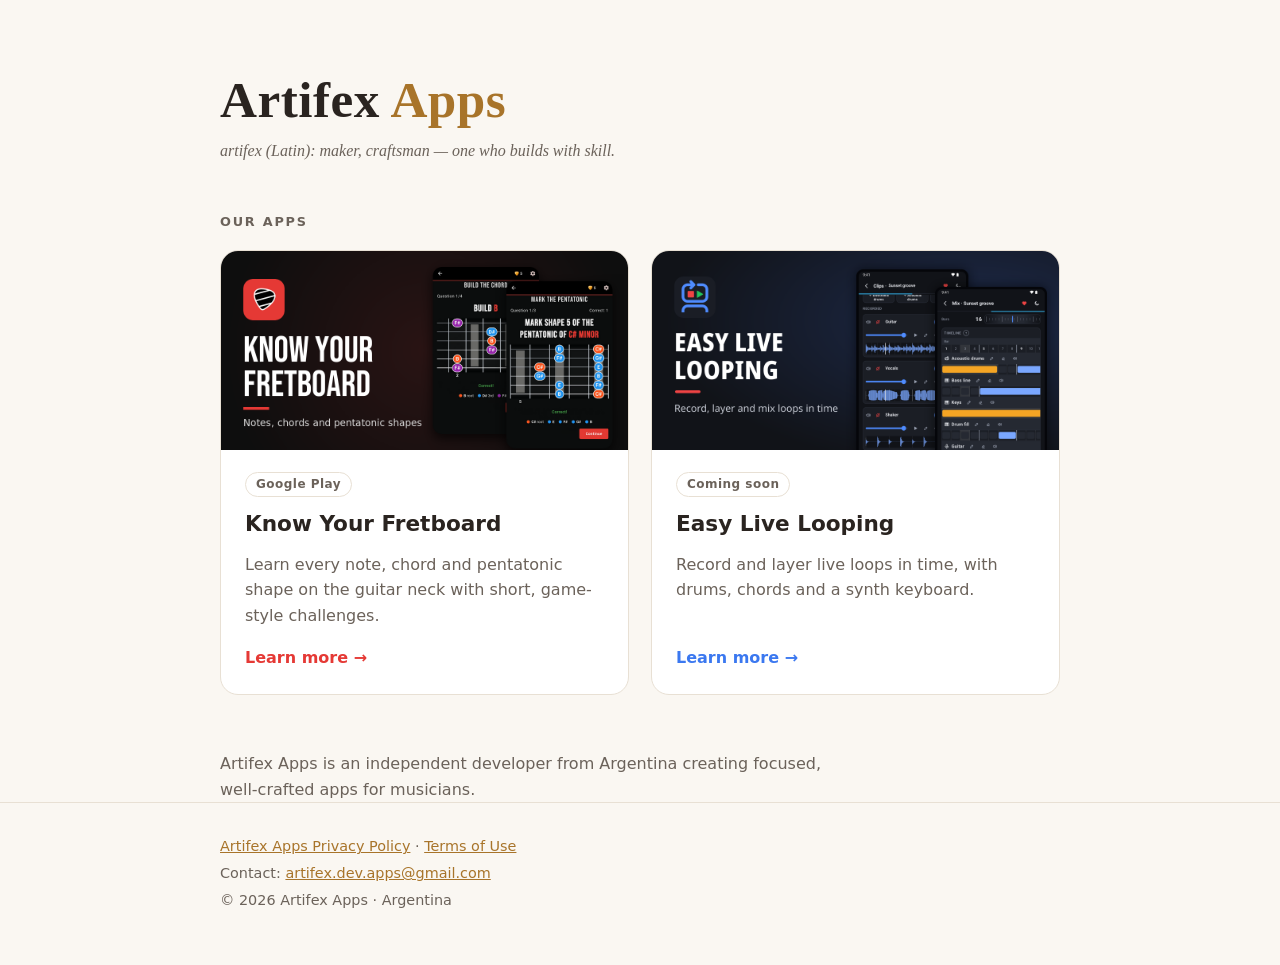
<file: index.html>
<!doctype html>
<html lang="en">
<head>
<meta charset="utf-8">
<meta name="viewport" content="width=device-width, initial-scale=1">
<title>Artifex Apps</title>
<meta name="description" content="Artifex Apps — apps for musicians: Know Your Fretboard and Easy Live Looping.">

<link rel="stylesheet" href="style.css">
</head>
<body class="">
<main class="wrap">
  <header class="hero-home">
    <h1 class="brand">Artifex <span>Apps</span></h1>
    <p class="tagline">artifex (Latin): maker, craftsman — one who builds with skill.</p>
  </header>
  <h2 class="section-title">Our apps</h2>
  <div class="apps">
    <a class="app-card kyf" href="know-your-fretboard/">
      <img class="banner" src="know-your-fretboard/assets/feature-graphic.png" alt="Know Your Fretboard" width="1024" height="500">
      <div class="body">
        <span class="badge">Google Play</span>
        <h3>Know Your Fretboard</h3>
        <p>Learn every note, chord and pentatonic shape on the guitar neck with short, game-style challenges.</p>
        <span class="more">Learn more →</span>
      </div>
    </a>
    <a class="app-card ell" href="easy-live-looping/">
      <img class="banner" src="easy-live-looping/assets/feature-graphic.png" alt="Easy Live Looping" width="1024" height="500">
      <div class="body">
        <span class="badge">Coming soon</span>
        <h3>Easy Live Looping</h3>
        <p>Record and layer live loops in time, with drums, chords and a synth keyboard.</p>
        <span class="more">Learn more →</span>
      </div>
    </a>
  </div>
  <p class="about">Artifex Apps is an independent developer from Argentina creating focused, well-crafted apps for musicians.</p>
</main>
<footer>
  <div class="wrap">
    
    <p><a href="privacy.html">Artifex Apps Privacy Policy</a> · <a href="terms.html">Terms of Use</a></p>
    <p>Contact: <a href="mailto:artifex.dev.apps@gmail.com">artifex.dev.apps@gmail.com</a></p>
    <p>© 2026 Artifex Apps · Argentina</p>
  </div>
</footer>
</body>
</html>
</file>
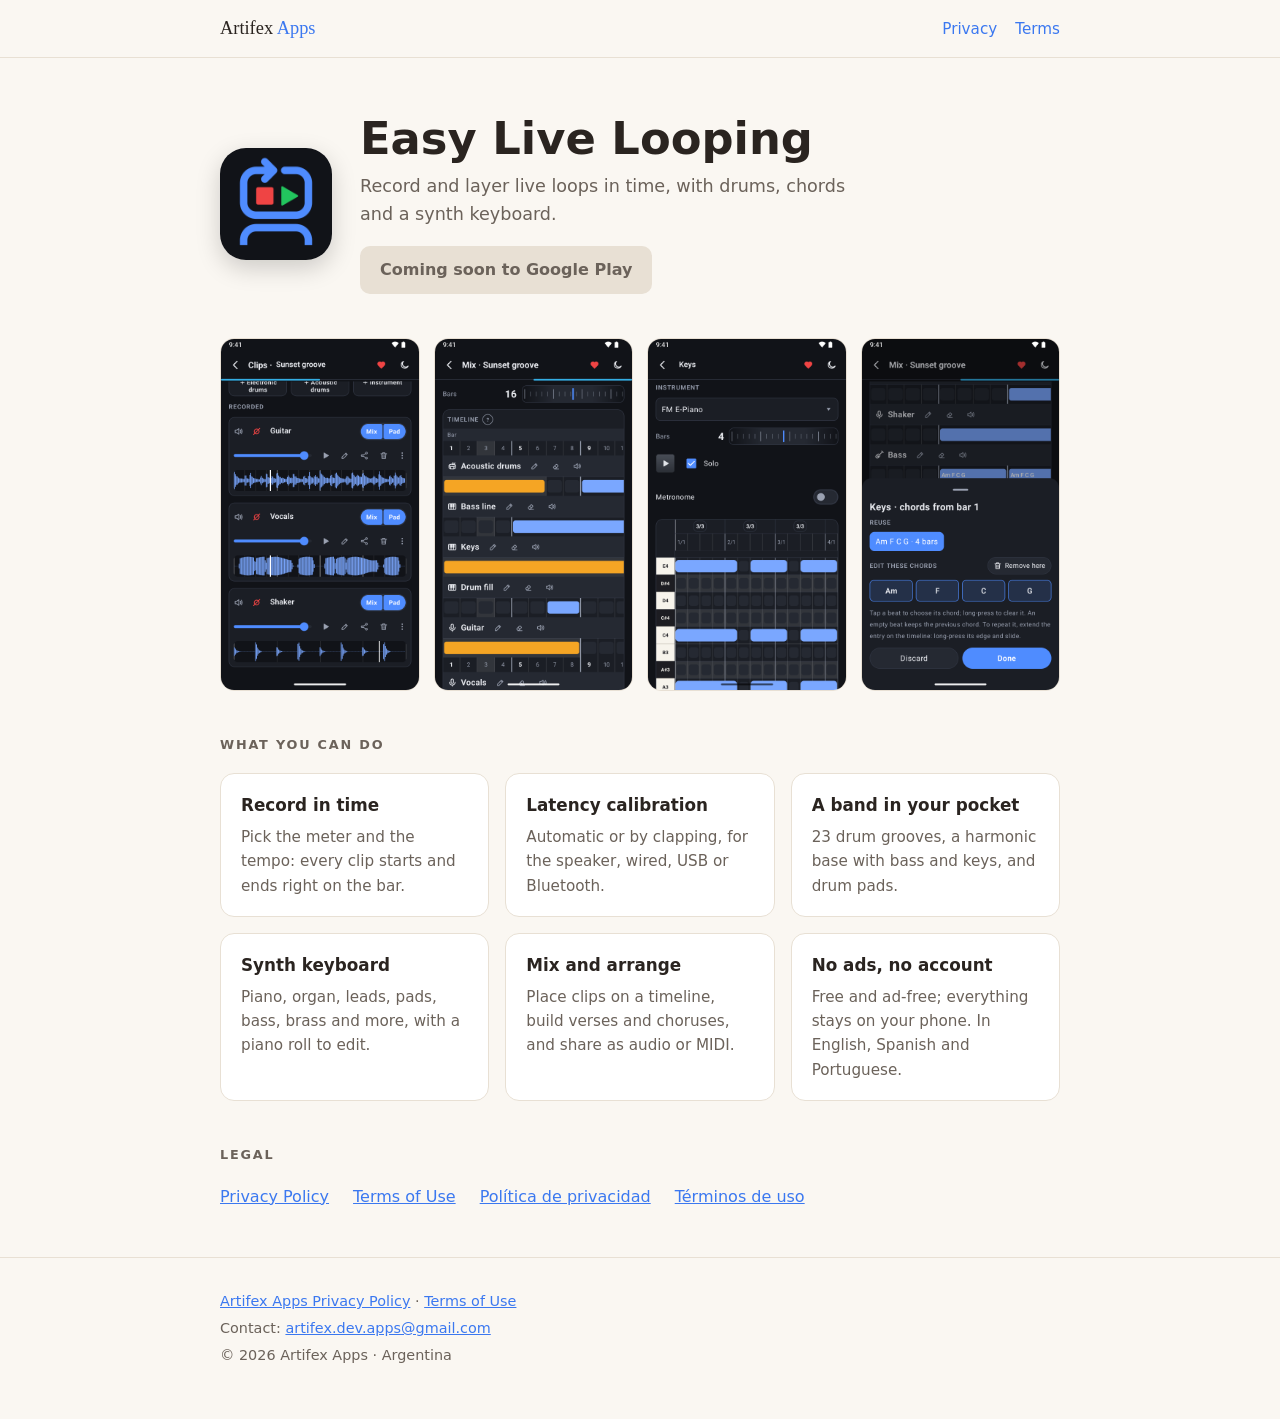
<file: easy-live-looping/index.html>
<!doctype html>
<html lang="en">
<head>
<meta charset="utf-8">
<meta name="viewport" content="width=device-width, initial-scale=1">
<title>Easy Live Looping — Artifex Apps</title>
<meta name="description" content="Record and layer live loops in time, with drums, chords and a synth keyboard.">
<link rel="icon" href="assets/icon.png">
<link rel="stylesheet" href="../style.css">
</head>
<body class="ell">
<header class="topbar">
  <div class="wrap">
    <a class="home-link" href="../">Artifex <span>Apps</span></a>
    <nav><a href="privacy.html">Privacy</a><a href="terms.html">Terms</a></nav>
  </div>
</header>
<main class="wrap">
  <section class="app-hero">
    <img class="icon" src="assets/icon.png" alt="" width="112" height="112">
    <div>
      <h1>Easy Live Looping</h1>
      <p>Record and layer live loops in time, with drums, chords and a synth keyboard.</p>
      <span class="btn disabled">Coming soon to Google Play</span>
    </div>
  </section>
  <div class="shots"><img src="assets/recorded-clips.png" alt="Recorded clips of a loop" loading="lazy" width="1080" height="1920"><img src="assets/mix.png" alt="Mix timeline with drums, bass and keys" loading="lazy" width="1080" height="1920"><img src="assets/piano-roll.png" alt="Piano roll of a keyboard clip" loading="lazy" width="1080" height="1920"><img src="assets/chords.png" alt="Choosing the chords of the harmonic base" loading="lazy" width="1080" height="1920"></div>
  <h2 class="section-title">What you can do</h2>
<div class="features"><div class="feature"><h3>Record in time</h3><p>Pick the meter and the tempo: every clip starts and ends right on the bar.</p></div><div class="feature"><h3>Latency calibration</h3><p>Automatic or by clapping, for the speaker, wired, USB or Bluetooth.</p></div><div class="feature"><h3>A band in your pocket</h3><p>23 drum grooves, a harmonic base with bass and keys, and drum pads.</p></div><div class="feature"><h3>Synth keyboard</h3><p>Piano, organ, leads, pads, bass, brass and more, with a piano roll to edit.</p></div><div class="feature"><h3>Mix and arrange</h3><p>Place clips on a timeline, build verses and choruses, and share as audio or MIDI.</p></div><div class="feature"><h3>No ads, no account</h3><p>Free and ad-free; everything stays on your phone. In English, Spanish and Portuguese.</p></div></div>
  <h2 class="section-title">Legal</h2>
<div class="legal-links">
  <a href="privacy.html">Privacy Policy</a>
  <a href="terms.html">Terms of Use</a>
  <a href="privacidad.html">Política de privacidad</a>
  <a href="terminos.html">Términos de uso</a>
</div>
</main>
<footer>
  <div class="wrap">
    
    <p><a href="../privacy.html">Artifex Apps Privacy Policy</a> · <a href="../terms.html">Terms of Use</a></p>
    <p>Contact: <a href="mailto:artifex.dev.apps@gmail.com">artifex.dev.apps@gmail.com</a></p>
    <p>© 2026 Artifex Apps · Argentina</p>
  </div>
</footer>
</body>
</html>
</file>
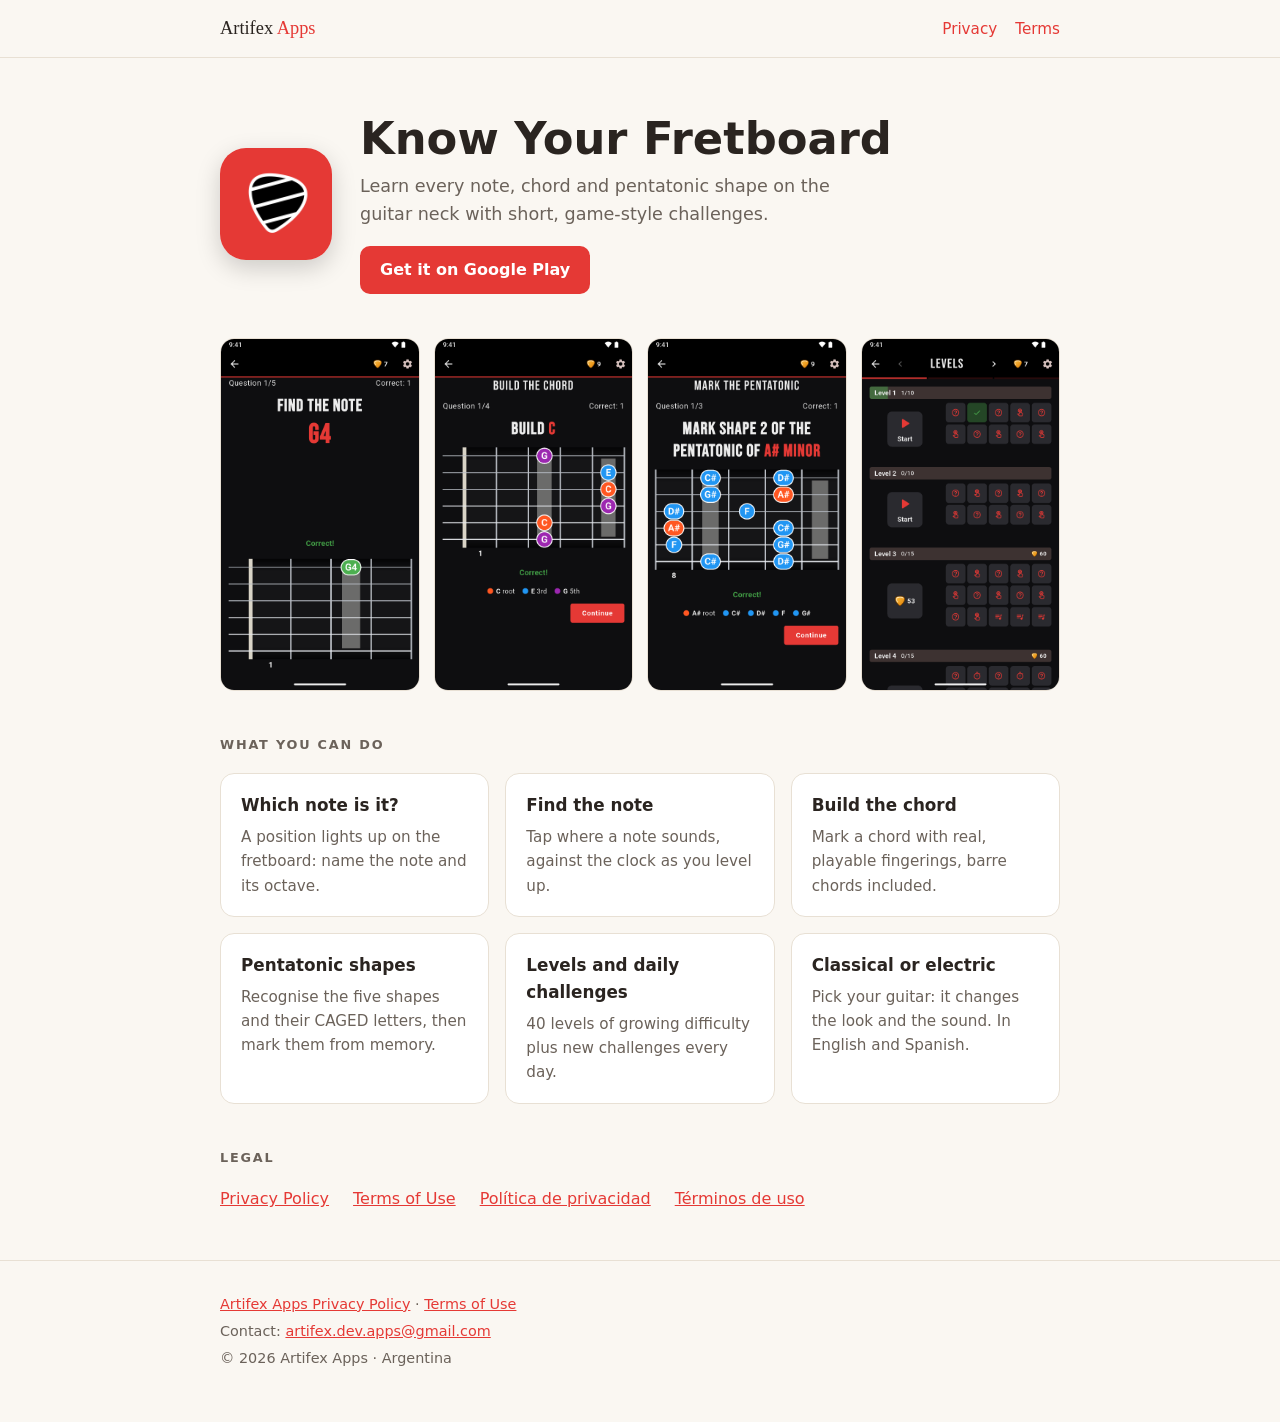
<file: know-your-fretboard/index.html>
<!doctype html>
<html lang="en">
<head>
<meta charset="utf-8">
<meta name="viewport" content="width=device-width, initial-scale=1">
<title>Know Your Fretboard — Artifex Apps</title>
<meta name="description" content="Learn the guitar fretboard: notes, chords and pentatonic shapes in game-style challenges.">
<link rel="icon" href="assets/icon.png">
<link rel="stylesheet" href="../style.css">
</head>
<body class="kyf">
<header class="topbar">
  <div class="wrap">
    <a class="home-link" href="../">Artifex <span>Apps</span></a>
    <nav><a href="privacy.html">Privacy</a><a href="terms.html">Terms</a></nav>
  </div>
</header>
<main class="wrap">
  <section class="app-hero">
    <img class="icon" src="assets/icon.png" alt="" width="112" height="112">
    <div>
      <h1>Know Your Fretboard</h1>
      <p>Learn every note, chord and pentatonic shape on the guitar neck with short, game-style challenges.</p>
      <a class="btn" href="https://play.google.com/store/apps/details?id=com.artifexapps.knowyourfretboard">Get it on Google Play</a>
    </div>
  </section>
  <div class="shots"><img src="assets/find-the-note.png" alt="Find the note on the fretboard" loading="lazy" width="1080" height="1920"><img src="assets/build-the-chord.png" alt="Build a C major chord" loading="lazy" width="1080" height="1920"><img src="assets/pentatonic.png" alt="Mark a pentatonic shape" loading="lazy" width="1080" height="1920"><img src="assets/levels.png" alt="Levels and challenges" loading="lazy" width="1080" height="1920"></div>
  <h2 class="section-title">What you can do</h2>
<div class="features"><div class="feature"><h3>Which note is it?</h3><p>A position lights up on the fretboard: name the note and its octave.</p></div><div class="feature"><h3>Find the note</h3><p>Tap where a note sounds, against the clock as you level up.</p></div><div class="feature"><h3>Build the chord</h3><p>Mark a chord with real, playable fingerings, barre chords included.</p></div><div class="feature"><h3>Pentatonic shapes</h3><p>Recognise the five shapes and their CAGED letters, then mark them from memory.</p></div><div class="feature"><h3>Levels and daily challenges</h3><p>40 levels of growing difficulty plus new challenges every day.</p></div><div class="feature"><h3>Classical or electric</h3><p>Pick your guitar: it changes the look and the sound. In English and Spanish.</p></div></div>
  <h2 class="section-title">Legal</h2>
<div class="legal-links">
  <a href="privacy.html">Privacy Policy</a>
  <a href="terms.html">Terms of Use</a>
  <a href="privacidad.html">Política de privacidad</a>
  <a href="terminos.html">Términos de uso</a>
</div>
</main>
<footer>
  <div class="wrap">
    
    <p><a href="../privacy.html">Artifex Apps Privacy Policy</a> · <a href="../terms.html">Terms of Use</a></p>
    <p>Contact: <a href="mailto:artifex.dev.apps@gmail.com">artifex.dev.apps@gmail.com</a></p>
    <p>© 2026 Artifex Apps · Argentina</p>
  </div>
</footer>
</body>
</html>
</file>
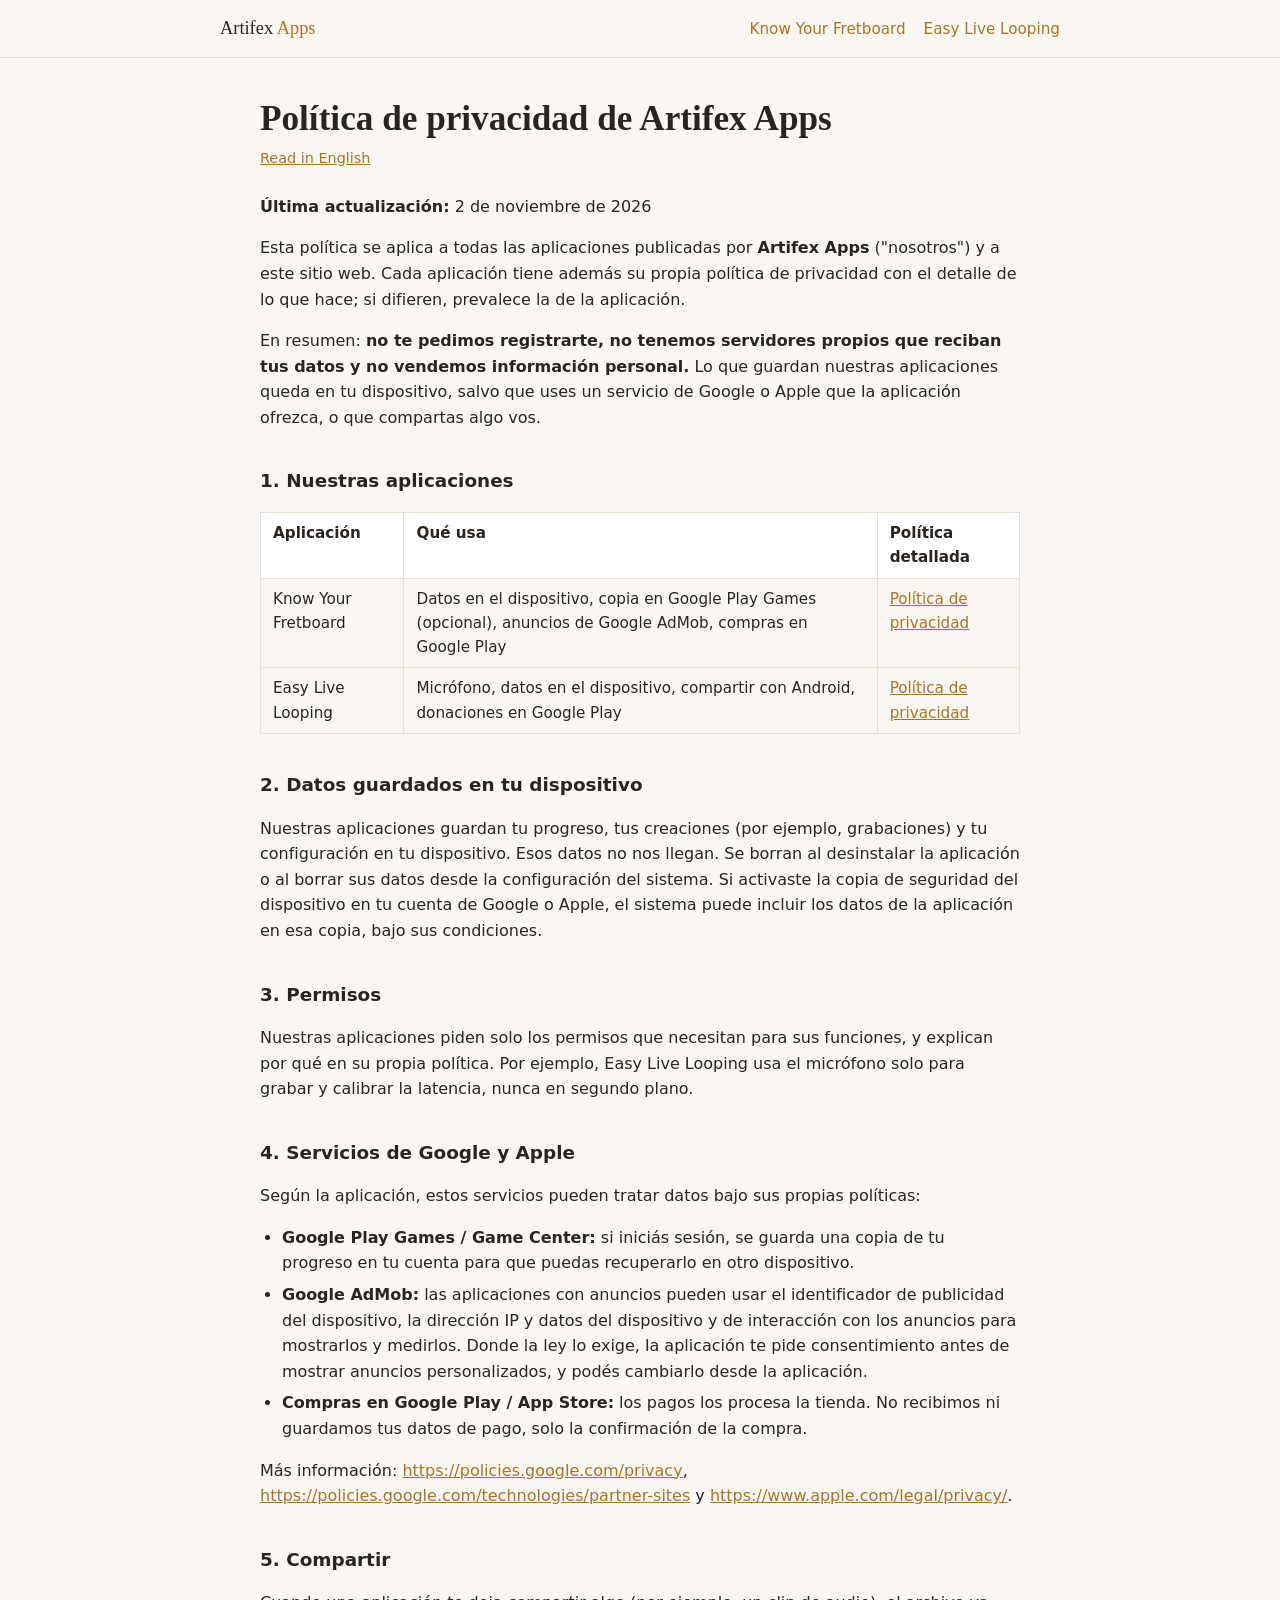
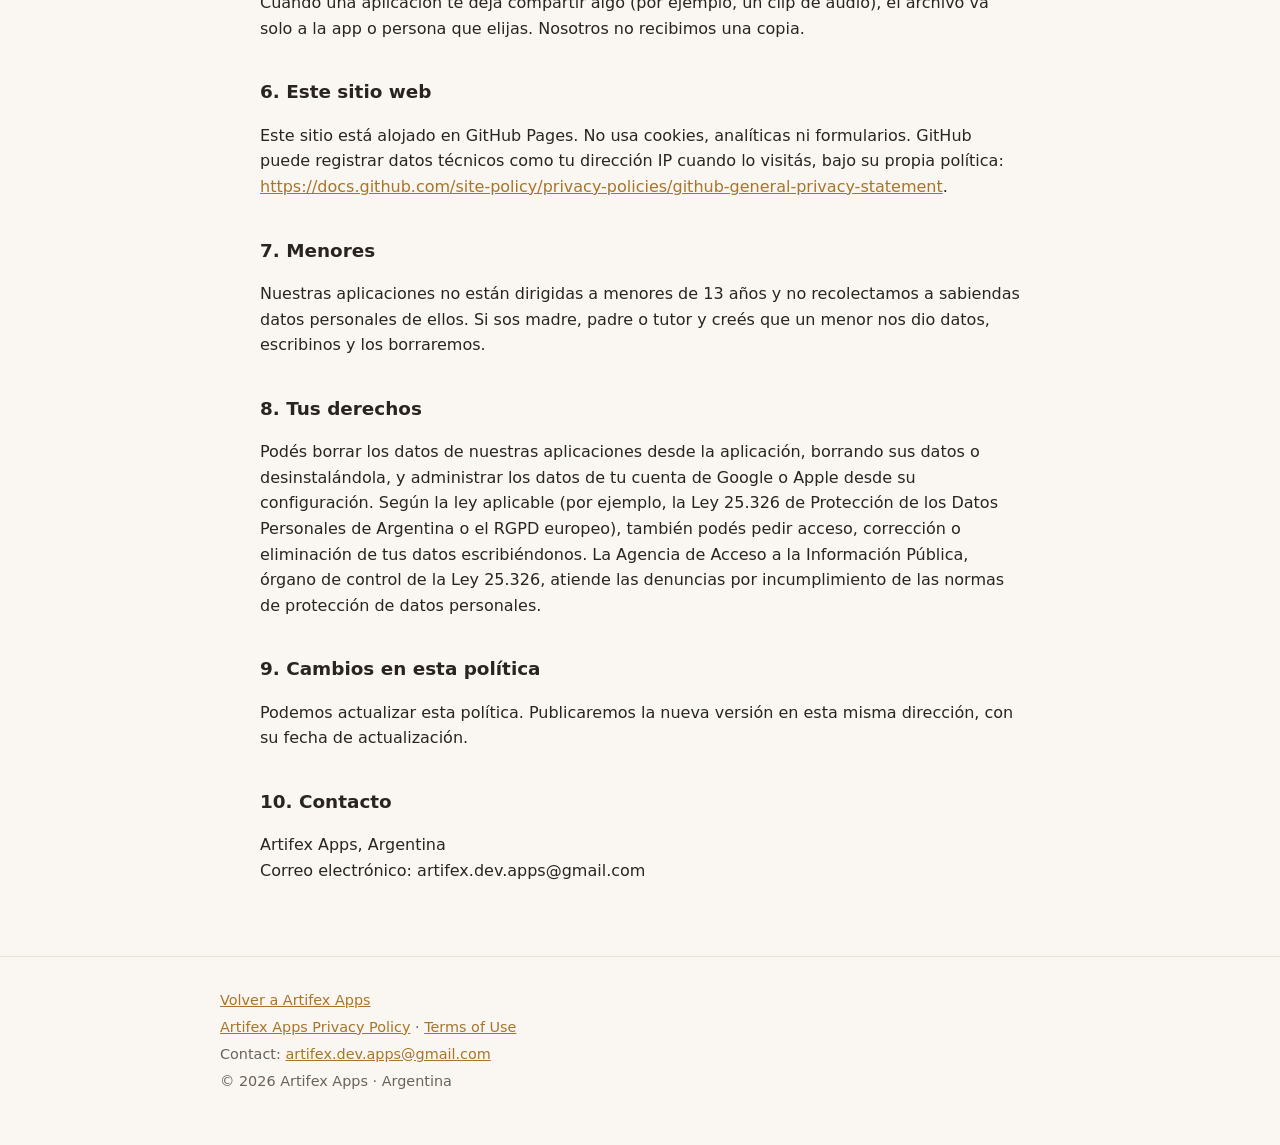
<file: privacidad.html>
<!doctype html>
<html lang="es">
<head>
<meta charset="utf-8">
<meta name="viewport" content="width=device-width, initial-scale=1">
<title>Política de privacidad — Artifex Apps</title>
<meta name="description" content="Política de privacidad of Artifex Apps.">

<link rel="stylesheet" href="style.css">
</head>
<body class="">
<header class="topbar">
  <div class="wrap">
    <a class="home-link" href="">Artifex <span>Apps</span></a>
    <nav><a href="know-your-fretboard/">Know Your Fretboard</a><a href="easy-live-looping/">Easy Live Looping</a></nav>
  </div>
</header>
<main class="wrap narrow doc">
<h1>Política de privacidad de Artifex Apps</h1>
<p class="lang"><a href="privacy.html">Read in English</a></p>
<p><strong>Última actualización:</strong> 2 de noviembre de 2026</p>
<p>Esta política se aplica a todas las aplicaciones publicadas por <strong>Artifex Apps</strong> ("nosotros") y a este sitio web. Cada aplicación tiene además su propia política de privacidad con el detalle de lo que hace; si difieren, prevalece la de la aplicación.</p>
<p>En resumen: <strong>no te pedimos registrarte, no tenemos servidores propios que reciban tus datos y no vendemos información personal.</strong> Lo que guardan nuestras aplicaciones queda en tu dispositivo, salvo que uses un servicio de Google o Apple que la aplicación ofrezca, o que compartas algo vos.</p>
<h2>1. Nuestras aplicaciones</h2>
<table>
<thead>
<tr>
<th>Aplicación</th>
<th>Qué usa</th>
<th>Política detallada</th>
</tr>
</thead>
<tbody>
<tr>
<td>Know Your Fretboard</td>
<td>Datos en el dispositivo, copia en Google Play Games (opcional), anuncios de Google AdMob, compras en Google Play</td>
<td><a href="know-your-fretboard/privacidad.html">Política de privacidad</a></td>
</tr>
<tr>
<td>Easy Live Looping</td>
<td>Micrófono, datos en el dispositivo, compartir con Android, donaciones en Google Play</td>
<td><a href="easy-live-looping/privacidad.html">Política de privacidad</a></td>
</tr>
</tbody>
</table>
<h2>2. Datos guardados en tu dispositivo</h2>
<p>Nuestras aplicaciones guardan tu progreso, tus creaciones (por ejemplo, grabaciones) y tu configuración en tu dispositivo. Esos datos no nos llegan. Se borran al desinstalar la aplicación o al borrar sus datos desde la configuración del sistema. Si activaste la copia de seguridad del dispositivo en tu cuenta de Google o Apple, el sistema puede incluir los datos de la aplicación en esa copia, bajo sus condiciones.</p>
<h2>3. Permisos</h2>
<p>Nuestras aplicaciones piden solo los permisos que necesitan para sus funciones, y explican por qué en su propia política. Por ejemplo, Easy Live Looping usa el micrófono solo para grabar y calibrar la latencia, nunca en segundo plano.</p>
<h2>4. Servicios de Google y Apple</h2>
<p>Según la aplicación, estos servicios pueden tratar datos bajo sus propias políticas:</p>
<ul>
<li><strong>Google Play Games / Game Center:</strong> si iniciás sesión, se guarda una copia de tu progreso en tu cuenta para que puedas recuperarlo en otro dispositivo.</li>
<li><strong>Google AdMob:</strong> las aplicaciones con anuncios pueden usar el identificador de publicidad del dispositivo, la dirección IP y datos del dispositivo y de interacción con los anuncios para mostrarlos y medirlos. Donde la ley lo exige, la aplicación te pide consentimiento antes de mostrar anuncios personalizados, y podés cambiarlo desde la aplicación.</li>
<li><strong>Compras en Google Play / App Store:</strong> los pagos los procesa la tienda. No recibimos ni guardamos tus datos de pago, solo la confirmación de la compra.</li>
</ul>
<p>Más información: <a href="https://policies.google.com/privacy">https://policies.google.com/privacy</a>, <a href="https://policies.google.com/technologies/partner-sites">https://policies.google.com/technologies/partner-sites</a> y <a href="https://www.apple.com/legal/privacy/">https://www.apple.com/legal/privacy/</a>.</p>
<h2>5. Compartir</h2>
<p>Cuando una aplicación te deja compartir algo (por ejemplo, un clip de audio), el archivo va solo a la app o persona que elijas. Nosotros no recibimos una copia.</p>
<h2>6. Este sitio web</h2>
<p>Este sitio está alojado en GitHub Pages. No usa cookies, analíticas ni formularios. GitHub puede registrar datos técnicos como tu dirección IP cuando lo visitás, bajo su propia política: <a href="https://docs.github.com/site-policy/privacy-policies/github-general-privacy-statement">https://docs.github.com/site-policy/privacy-policies/github-general-privacy-statement</a>.</p>
<h2>7. Menores</h2>
<p>Nuestras aplicaciones no están dirigidas a menores de 13 años y no recolectamos a sabiendas datos personales de ellos. Si sos madre, padre o tutor y creés que un menor nos dio datos, escribinos y los borraremos.</p>
<h2>8. Tus derechos</h2>
<p>Podés borrar los datos de nuestras aplicaciones desde la aplicación, borrando sus datos o desinstalándola, y administrar los datos de tu cuenta de Google o Apple desde su configuración. Según la ley aplicable (por ejemplo, la Ley 25.326 de Protección de los Datos Personales de Argentina o el RGPD europeo), también podés pedir acceso, corrección o eliminación de tus datos escribiéndonos. La Agencia de Acceso a la Información Pública, órgano de control de la Ley 25.326, atiende las denuncias por incumplimiento de las normas de protección de datos personales.</p>
<h2>9. Cambios en esta política</h2>
<p>Podemos actualizar esta política. Publicaremos la nueva versión en esta misma dirección, con su fecha de actualización.</p>
<h2>10. Contacto</h2>
<p>Artifex Apps, Argentina<br />
Correo electrónico: artifex.dev.apps@gmail.com</p>
</main>
<footer>
  <div class="wrap">
    <p><a href="./">Volver a Artifex Apps</a></p>
    <p><a href="privacy.html">Artifex Apps Privacy Policy</a> · <a href="terms.html">Terms of Use</a></p>
    <p>Contact: <a href="mailto:artifex.dev.apps@gmail.com">artifex.dev.apps@gmail.com</a></p>
    <p>© 2026 Artifex Apps · Argentina</p>
  </div>
</footer>
</body>
</html>
</file>
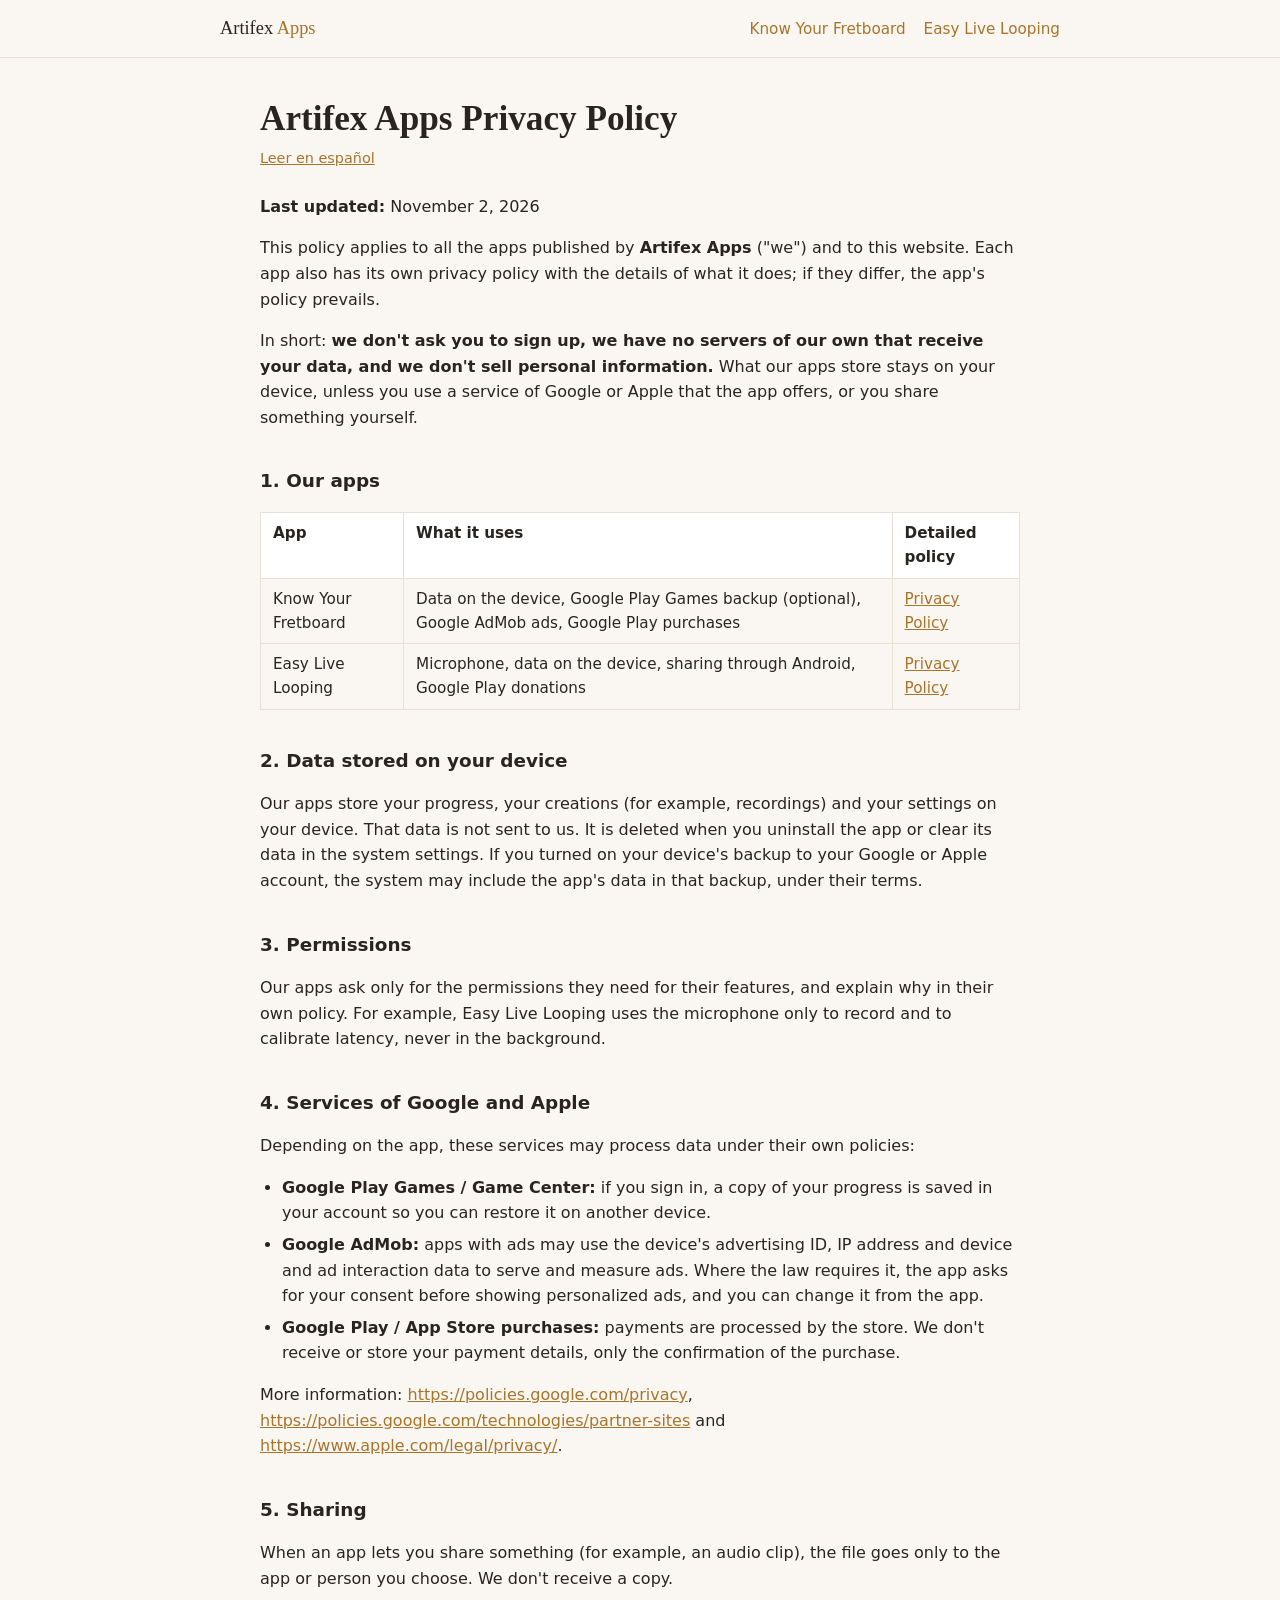
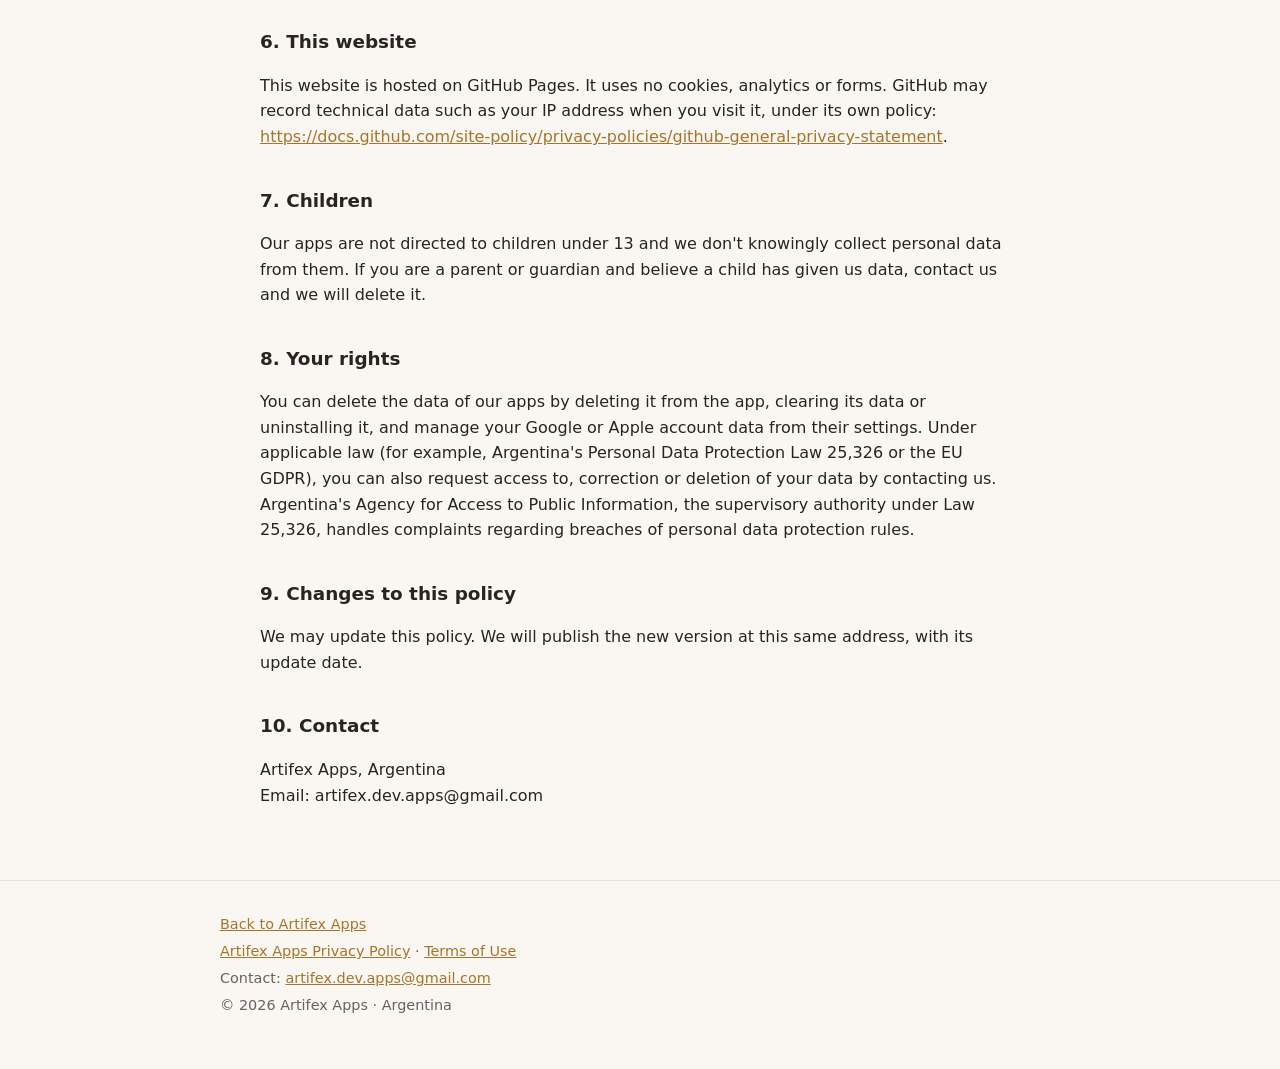
<file: privacy.html>
<!doctype html>
<html lang="en">
<head>
<meta charset="utf-8">
<meta name="viewport" content="width=device-width, initial-scale=1">
<title>Privacy Policy — Artifex Apps</title>
<meta name="description" content="Privacy Policy of Artifex Apps.">

<link rel="stylesheet" href="style.css">
</head>
<body class="">
<header class="topbar">
  <div class="wrap">
    <a class="home-link" href="">Artifex <span>Apps</span></a>
    <nav><a href="know-your-fretboard/">Know Your Fretboard</a><a href="easy-live-looping/">Easy Live Looping</a></nav>
  </div>
</header>
<main class="wrap narrow doc">
<h1>Artifex Apps Privacy Policy</h1>
<p class="lang"><a href="privacidad.html">Leer en español</a></p>
<p><strong>Last updated:</strong> November 2, 2026</p>
<p>This policy applies to all the apps published by <strong>Artifex Apps</strong> ("we") and to this website. Each app also has its own privacy policy with the details of what it does; if they differ, the app's policy prevails.</p>
<p>In short: <strong>we don't ask you to sign up, we have no servers of our own that receive your data, and we don't sell personal information.</strong> What our apps store stays on your device, unless you use a service of Google or Apple that the app offers, or you share something yourself.</p>
<h2>1. Our apps</h2>
<table>
<thead>
<tr>
<th>App</th>
<th>What it uses</th>
<th>Detailed policy</th>
</tr>
</thead>
<tbody>
<tr>
<td>Know Your Fretboard</td>
<td>Data on the device, Google Play Games backup (optional), Google AdMob ads, Google Play purchases</td>
<td><a href="know-your-fretboard/privacy.html">Privacy Policy</a></td>
</tr>
<tr>
<td>Easy Live Looping</td>
<td>Microphone, data on the device, sharing through Android, Google Play donations</td>
<td><a href="easy-live-looping/privacy.html">Privacy Policy</a></td>
</tr>
</tbody>
</table>
<h2>2. Data stored on your device</h2>
<p>Our apps store your progress, your creations (for example, recordings) and your settings on your device. That data is not sent to us. It is deleted when you uninstall the app or clear its data in the system settings. If you turned on your device's backup to your Google or Apple account, the system may include the app's data in that backup, under their terms.</p>
<h2>3. Permissions</h2>
<p>Our apps ask only for the permissions they need for their features, and explain why in their own policy. For example, Easy Live Looping uses the microphone only to record and to calibrate latency, never in the background.</p>
<h2>4. Services of Google and Apple</h2>
<p>Depending on the app, these services may process data under their own policies:</p>
<ul>
<li><strong>Google Play Games / Game Center:</strong> if you sign in, a copy of your progress is saved in your account so you can restore it on another device.</li>
<li><strong>Google AdMob:</strong> apps with ads may use the device's advertising ID, IP address and device and ad interaction data to serve and measure ads. Where the law requires it, the app asks for your consent before showing personalized ads, and you can change it from the app.</li>
<li><strong>Google Play / App Store purchases:</strong> payments are processed by the store. We don't receive or store your payment details, only the confirmation of the purchase.</li>
</ul>
<p>More information: <a href="https://policies.google.com/privacy">https://policies.google.com/privacy</a>, <a href="https://policies.google.com/technologies/partner-sites">https://policies.google.com/technologies/partner-sites</a> and <a href="https://www.apple.com/legal/privacy/">https://www.apple.com/legal/privacy/</a>.</p>
<h2>5. Sharing</h2>
<p>When an app lets you share something (for example, an audio clip), the file goes only to the app or person you choose. We don't receive a copy.</p>
<h2>6. This website</h2>
<p>This website is hosted on GitHub Pages. It uses no cookies, analytics or forms. GitHub may record technical data such as your IP address when you visit it, under its own policy: <a href="https://docs.github.com/site-policy/privacy-policies/github-general-privacy-statement">https://docs.github.com/site-policy/privacy-policies/github-general-privacy-statement</a>.</p>
<h2>7. Children</h2>
<p>Our apps are not directed to children under 13 and we don't knowingly collect personal data from them. If you are a parent or guardian and believe a child has given us data, contact us and we will delete it.</p>
<h2>8. Your rights</h2>
<p>You can delete the data of our apps by deleting it from the app, clearing its data or uninstalling it, and manage your Google or Apple account data from their settings. Under applicable law (for example, Argentina's Personal Data Protection Law 25,326 or the EU GDPR), you can also request access to, correction or deletion of your data by contacting us. Argentina's Agency for Access to Public Information, the supervisory authority under Law 25,326, handles complaints regarding breaches of personal data protection rules.</p>
<h2>9. Changes to this policy</h2>
<p>We may update this policy. We will publish the new version at this same address, with its update date.</p>
<h2>10. Contact</h2>
<p>Artifex Apps, Argentina<br />
Email: artifex.dev.apps@gmail.com</p>
</main>
<footer>
  <div class="wrap">
    <p><a href="./">Back to Artifex Apps</a></p>
    <p><a href="privacy.html">Artifex Apps Privacy Policy</a> · <a href="terms.html">Terms of Use</a></p>
    <p>Contact: <a href="mailto:artifex.dev.apps@gmail.com">artifex.dev.apps@gmail.com</a></p>
    <p>© 2026 Artifex Apps · Argentina</p>
  </div>
</footer>
</body>
</html>
</file>
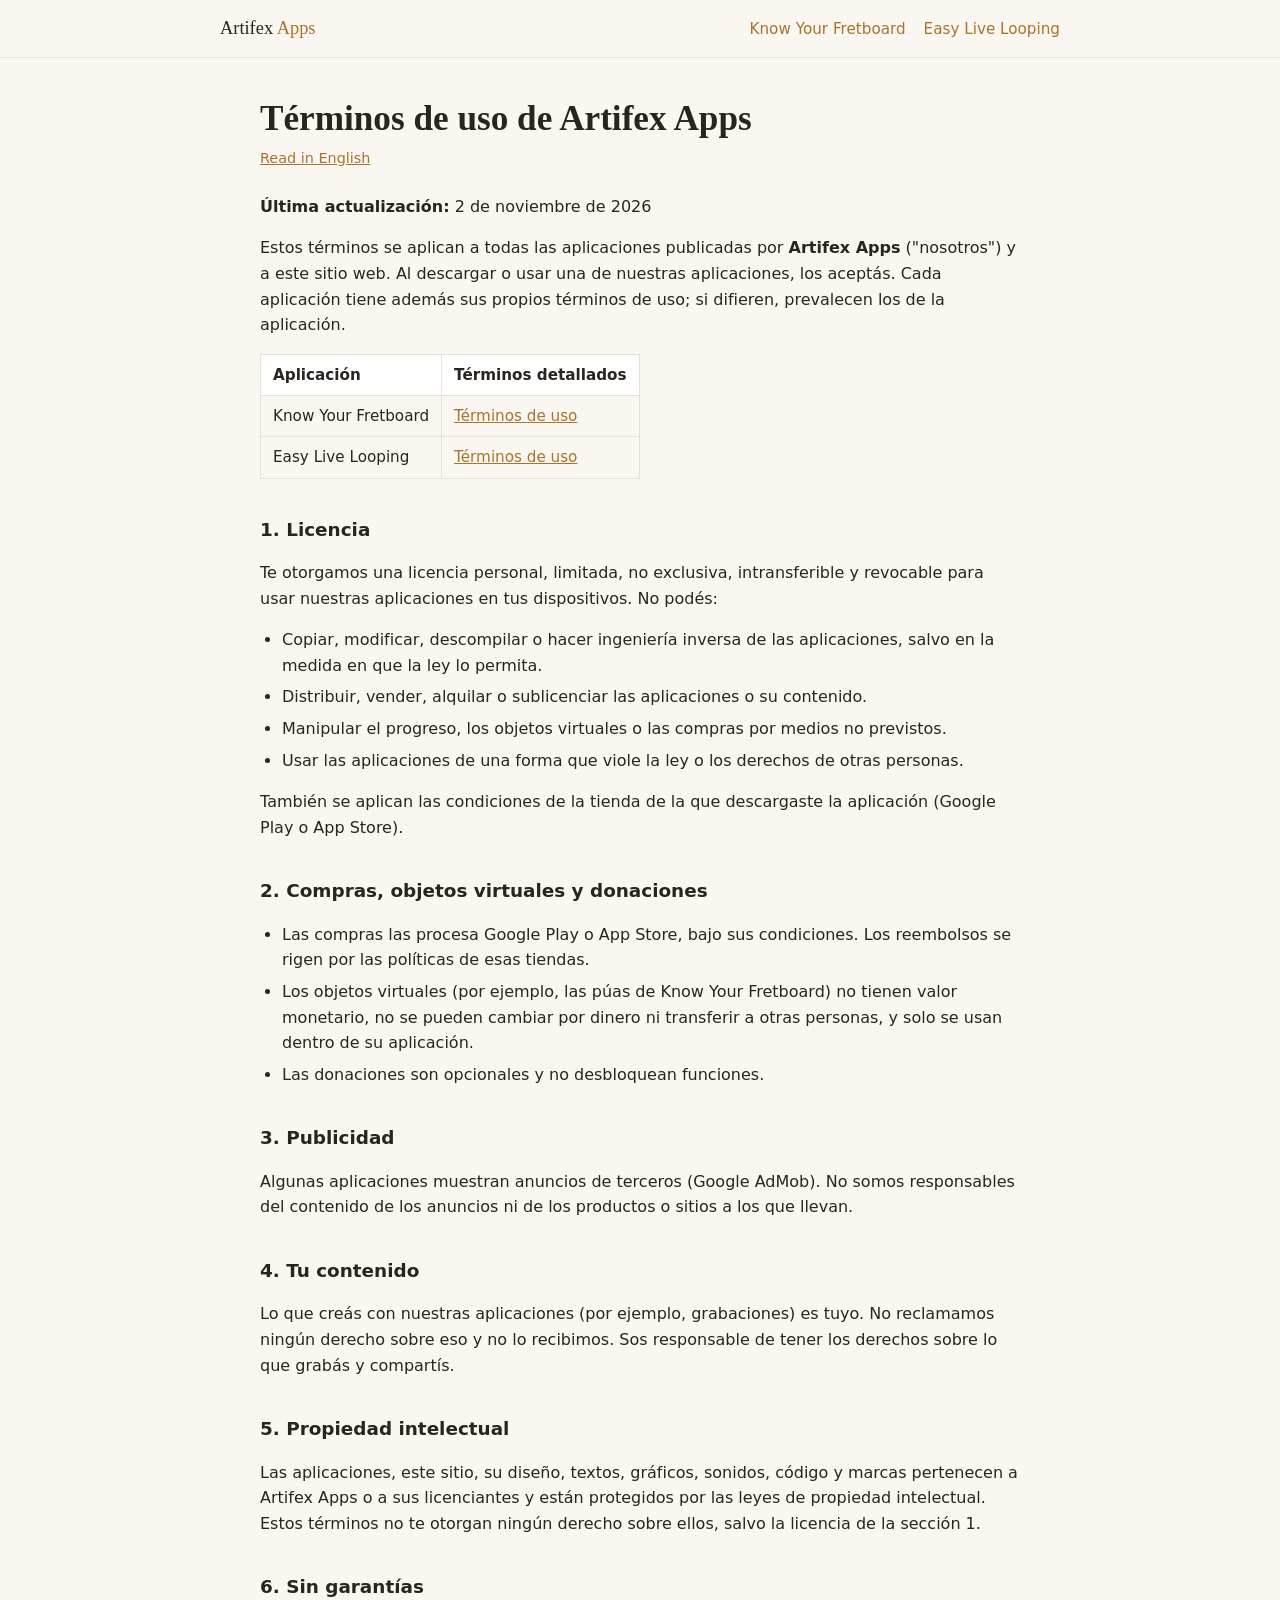
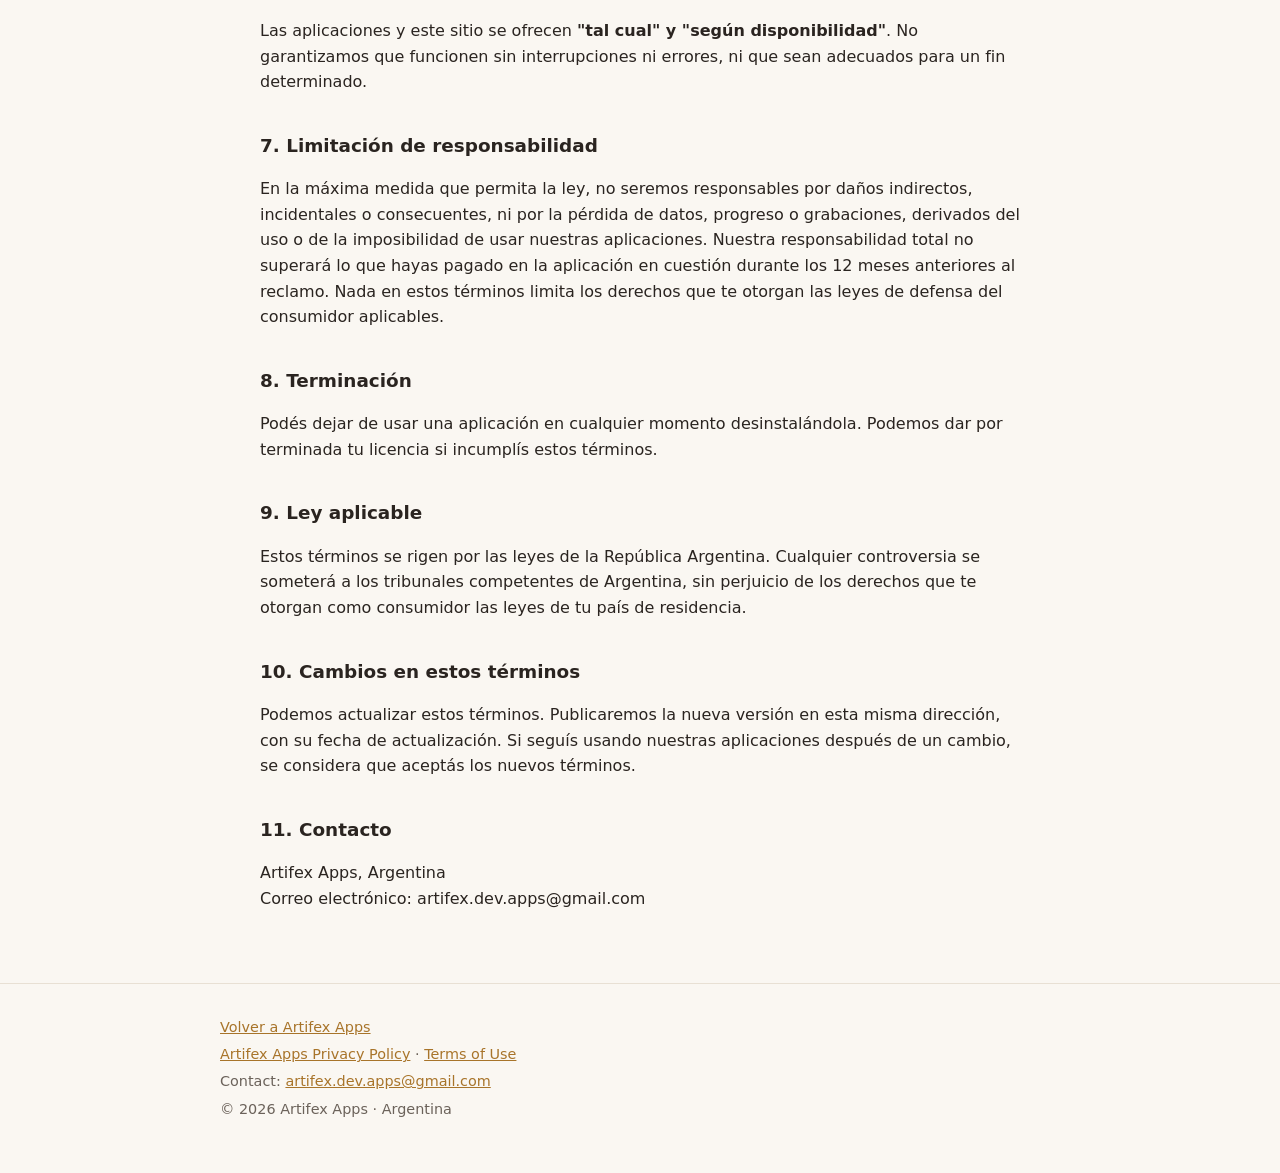
<file: terminos.html>
<!doctype html>
<html lang="es">
<head>
<meta charset="utf-8">
<meta name="viewport" content="width=device-width, initial-scale=1">
<title>Términos de uso — Artifex Apps</title>
<meta name="description" content="Términos de uso of Artifex Apps.">

<link rel="stylesheet" href="style.css">
</head>
<body class="">
<header class="topbar">
  <div class="wrap">
    <a class="home-link" href="">Artifex <span>Apps</span></a>
    <nav><a href="know-your-fretboard/">Know Your Fretboard</a><a href="easy-live-looping/">Easy Live Looping</a></nav>
  </div>
</header>
<main class="wrap narrow doc">
<h1>Términos de uso de Artifex Apps</h1>
<p class="lang"><a href="terms.html">Read in English</a></p>
<p><strong>Última actualización:</strong> 2 de noviembre de 2026</p>
<p>Estos términos se aplican a todas las aplicaciones publicadas por <strong>Artifex Apps</strong> ("nosotros") y a este sitio web. Al descargar o usar una de nuestras aplicaciones, los aceptás. Cada aplicación tiene además sus propios términos de uso; si difieren, prevalecen los de la aplicación.</p>
<table>
<thead>
<tr>
<th>Aplicación</th>
<th>Términos detallados</th>
</tr>
</thead>
<tbody>
<tr>
<td>Know Your Fretboard</td>
<td><a href="know-your-fretboard/terminos.html">Términos de uso</a></td>
</tr>
<tr>
<td>Easy Live Looping</td>
<td><a href="easy-live-looping/terminos.html">Términos de uso</a></td>
</tr>
</tbody>
</table>
<h2>1. Licencia</h2>
<p>Te otorgamos una licencia personal, limitada, no exclusiva, intransferible y revocable para usar nuestras aplicaciones en tus dispositivos. No podés:</p>
<ul>
<li>Copiar, modificar, descompilar o hacer ingeniería inversa de las aplicaciones, salvo en la medida en que la ley lo permita.</li>
<li>Distribuir, vender, alquilar o sublicenciar las aplicaciones o su contenido.</li>
<li>Manipular el progreso, los objetos virtuales o las compras por medios no previstos.</li>
<li>Usar las aplicaciones de una forma que viole la ley o los derechos de otras personas.</li>
</ul>
<p>También se aplican las condiciones de la tienda de la que descargaste la aplicación (Google Play o App Store).</p>
<h2>2. Compras, objetos virtuales y donaciones</h2>
<ul>
<li>Las compras las procesa Google Play o App Store, bajo sus condiciones. Los reembolsos se rigen por las políticas de esas tiendas.</li>
<li>Los objetos virtuales (por ejemplo, las púas de Know Your Fretboard) no tienen valor monetario, no se pueden cambiar por dinero ni transferir a otras personas, y solo se usan dentro de su aplicación.</li>
<li>Las donaciones son opcionales y no desbloquean funciones.</li>
</ul>
<h2>3. Publicidad</h2>
<p>Algunas aplicaciones muestran anuncios de terceros (Google AdMob). No somos responsables del contenido de los anuncios ni de los productos o sitios a los que llevan.</p>
<h2>4. Tu contenido</h2>
<p>Lo que creás con nuestras aplicaciones (por ejemplo, grabaciones) es tuyo. No reclamamos ningún derecho sobre eso y no lo recibimos. Sos responsable de tener los derechos sobre lo que grabás y compartís.</p>
<h2>5. Propiedad intelectual</h2>
<p>Las aplicaciones, este sitio, su diseño, textos, gráficos, sonidos, código y marcas pertenecen a Artifex Apps o a sus licenciantes y están protegidos por las leyes de propiedad intelectual. Estos términos no te otorgan ningún derecho sobre ellos, salvo la licencia de la sección 1.</p>
<h2>6. Sin garantías</h2>
<p>Las aplicaciones y este sitio se ofrecen <strong>"tal cual" y "según disponibilidad"</strong>. No garantizamos que funcionen sin interrupciones ni errores, ni que sean adecuados para un fin determinado.</p>
<h2>7. Limitación de responsabilidad</h2>
<p>En la máxima medida que permita la ley, no seremos responsables por daños indirectos, incidentales o consecuentes, ni por la pérdida de datos, progreso o grabaciones, derivados del uso o de la imposibilidad de usar nuestras aplicaciones. Nuestra responsabilidad total no superará lo que hayas pagado en la aplicación en cuestión durante los 12 meses anteriores al reclamo. Nada en estos términos limita los derechos que te otorgan las leyes de defensa del consumidor aplicables.</p>
<h2>8. Terminación</h2>
<p>Podés dejar de usar una aplicación en cualquier momento desinstalándola. Podemos dar por terminada tu licencia si incumplís estos términos.</p>
<h2>9. Ley aplicable</h2>
<p>Estos términos se rigen por las leyes de la República Argentina. Cualquier controversia se someterá a los tribunales competentes de Argentina, sin perjuicio de los derechos que te otorgan como consumidor las leyes de tu país de residencia.</p>
<h2>10. Cambios en estos términos</h2>
<p>Podemos actualizar estos términos. Publicaremos la nueva versión en esta misma dirección, con su fecha de actualización. Si seguís usando nuestras aplicaciones después de un cambio, se considera que aceptás los nuevos términos.</p>
<h2>11. Contacto</h2>
<p>Artifex Apps, Argentina<br />
Correo electrónico: artifex.dev.apps@gmail.com</p>
</main>
<footer>
  <div class="wrap">
    <p><a href="./">Volver a Artifex Apps</a></p>
    <p><a href="privacy.html">Artifex Apps Privacy Policy</a> · <a href="terms.html">Terms of Use</a></p>
    <p>Contact: <a href="mailto:artifex.dev.apps@gmail.com">artifex.dev.apps@gmail.com</a></p>
    <p>© 2026 Artifex Apps · Argentina</p>
  </div>
</footer>
</body>
</html>
</file>
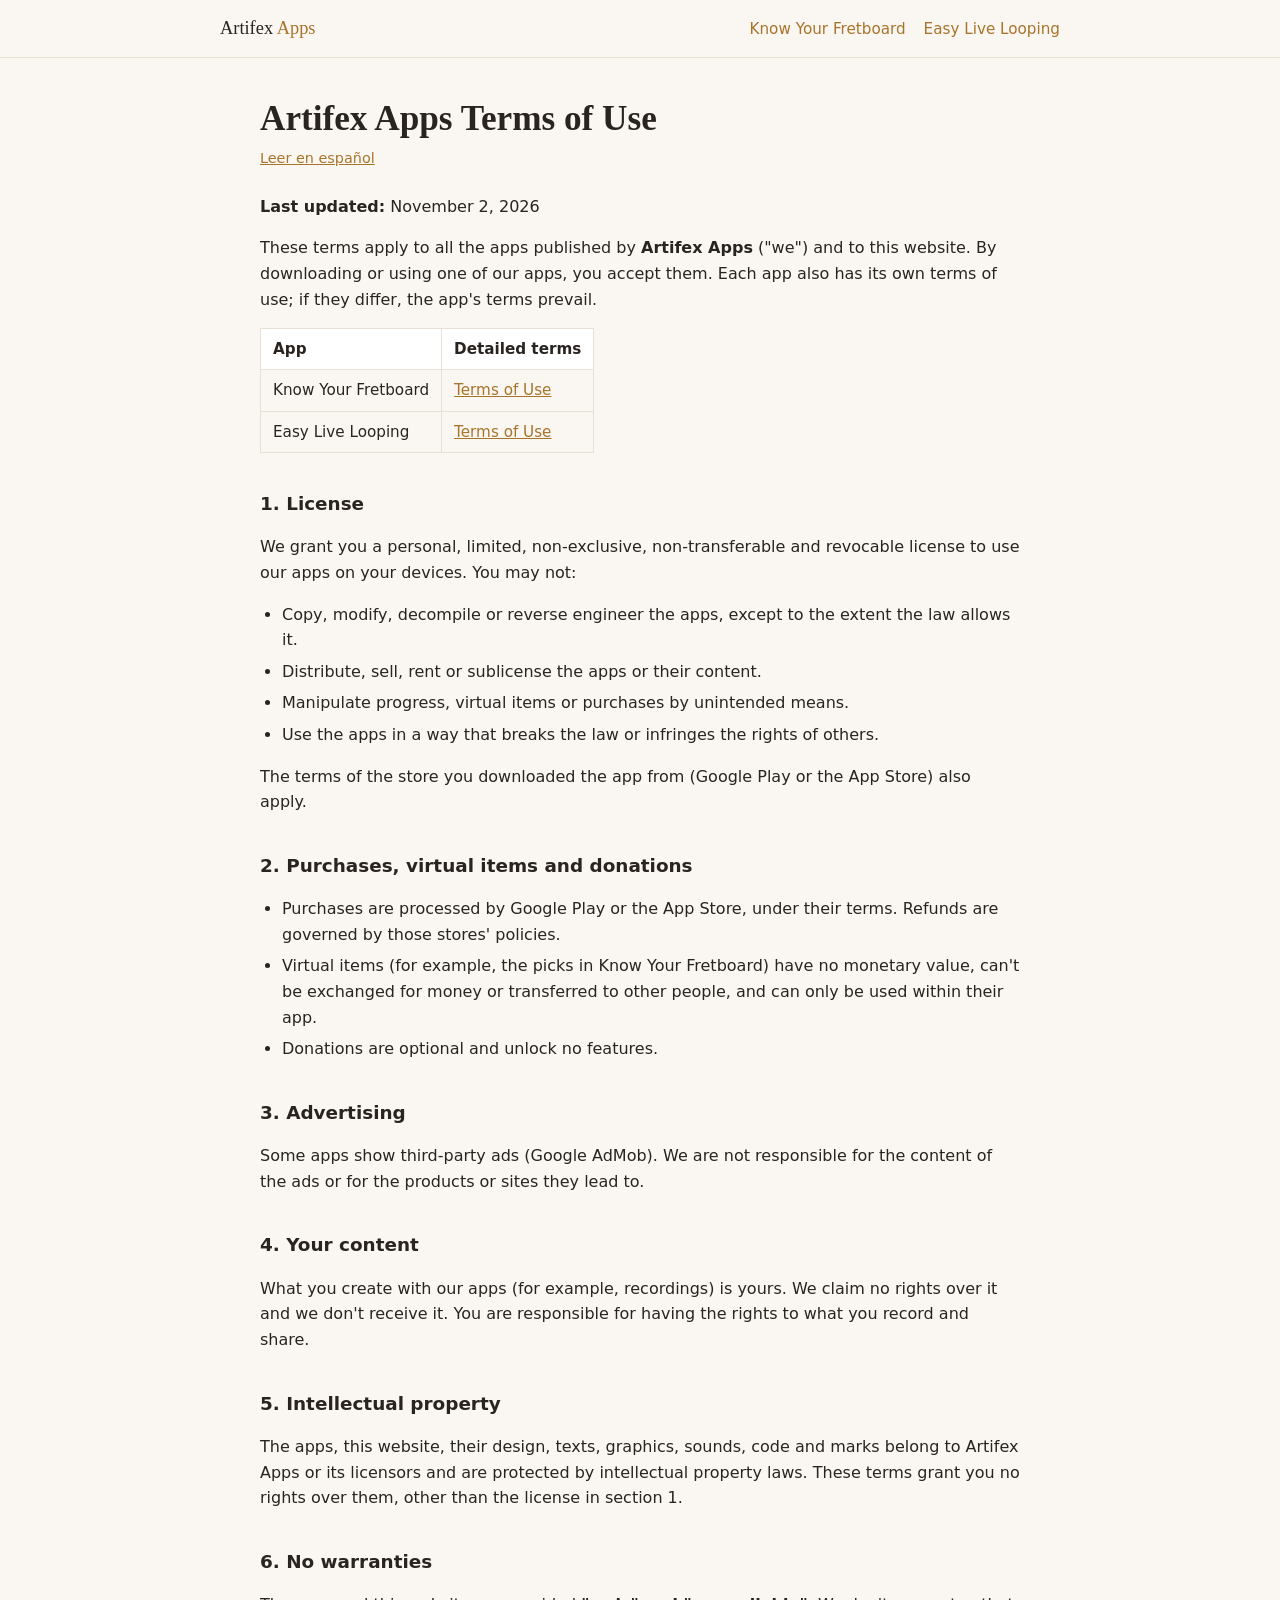
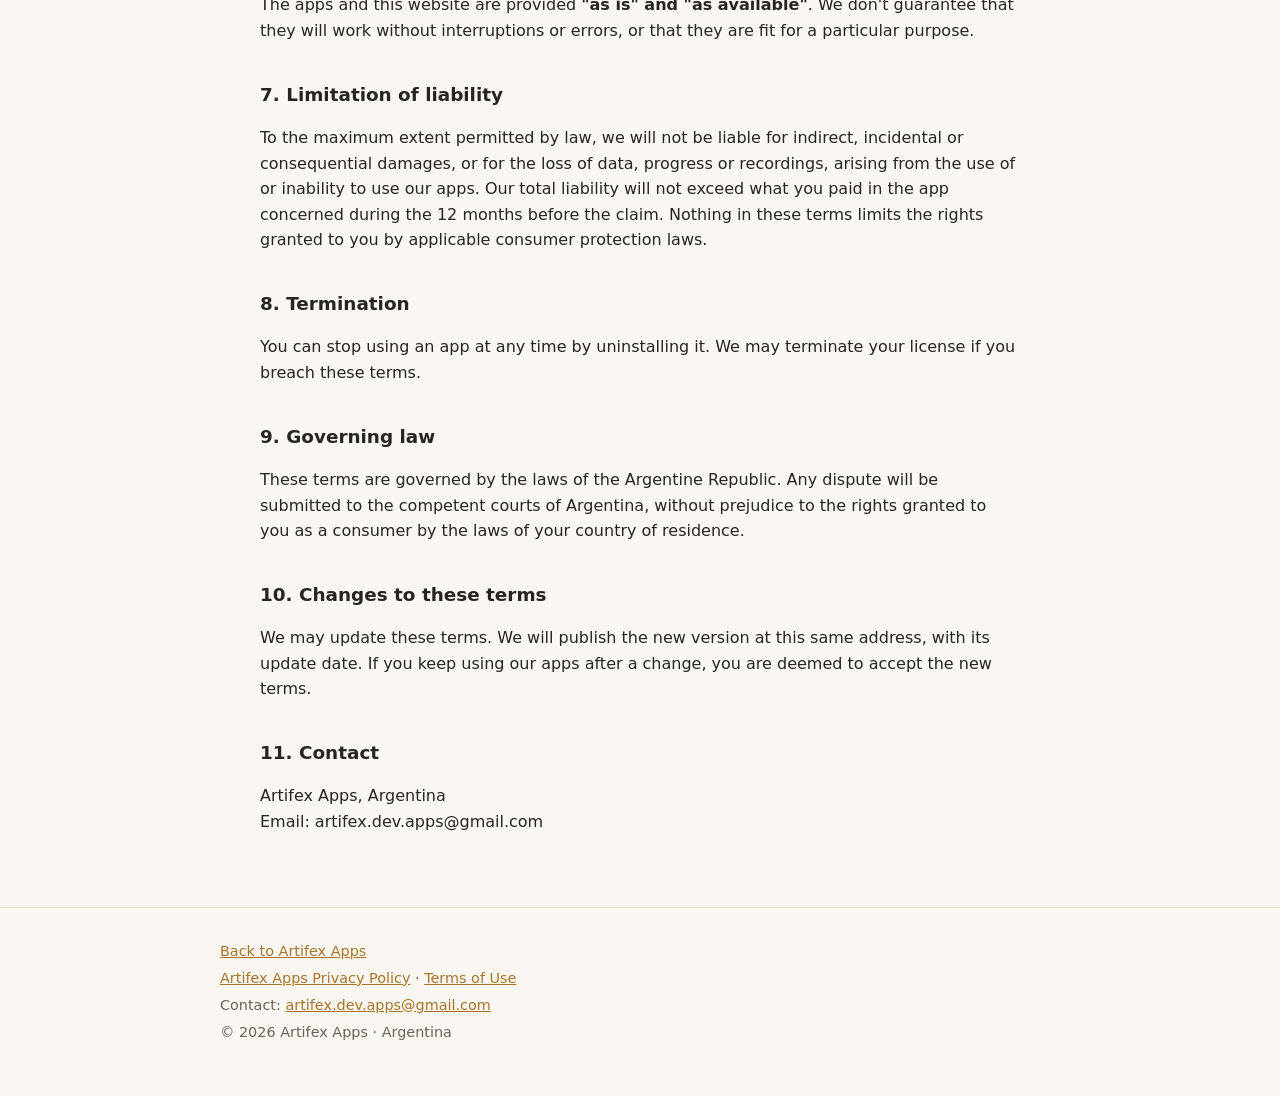
<file: terms.html>
<!doctype html>
<html lang="en">
<head>
<meta charset="utf-8">
<meta name="viewport" content="width=device-width, initial-scale=1">
<title>Terms of Use — Artifex Apps</title>
<meta name="description" content="Terms of Use of Artifex Apps.">

<link rel="stylesheet" href="style.css">
</head>
<body class="">
<header class="topbar">
  <div class="wrap">
    <a class="home-link" href="">Artifex <span>Apps</span></a>
    <nav><a href="know-your-fretboard/">Know Your Fretboard</a><a href="easy-live-looping/">Easy Live Looping</a></nav>
  </div>
</header>
<main class="wrap narrow doc">
<h1>Artifex Apps Terms of Use</h1>
<p class="lang"><a href="terminos.html">Leer en español</a></p>
<p><strong>Last updated:</strong> November 2, 2026</p>
<p>These terms apply to all the apps published by <strong>Artifex Apps</strong> ("we") and to this website. By downloading or using one of our apps, you accept them. Each app also has its own terms of use; if they differ, the app's terms prevail.</p>
<table>
<thead>
<tr>
<th>App</th>
<th>Detailed terms</th>
</tr>
</thead>
<tbody>
<tr>
<td>Know Your Fretboard</td>
<td><a href="know-your-fretboard/terms.html">Terms of Use</a></td>
</tr>
<tr>
<td>Easy Live Looping</td>
<td><a href="easy-live-looping/terms.html">Terms of Use</a></td>
</tr>
</tbody>
</table>
<h2>1. License</h2>
<p>We grant you a personal, limited, non-exclusive, non-transferable and revocable license to use our apps on your devices. You may not:</p>
<ul>
<li>Copy, modify, decompile or reverse engineer the apps, except to the extent the law allows it.</li>
<li>Distribute, sell, rent or sublicense the apps or their content.</li>
<li>Manipulate progress, virtual items or purchases by unintended means.</li>
<li>Use the apps in a way that breaks the law or infringes the rights of others.</li>
</ul>
<p>The terms of the store you downloaded the app from (Google Play or the App Store) also apply.</p>
<h2>2. Purchases, virtual items and donations</h2>
<ul>
<li>Purchases are processed by Google Play or the App Store, under their terms. Refunds are governed by those stores' policies.</li>
<li>Virtual items (for example, the picks in Know Your Fretboard) have no monetary value, can't be exchanged for money or transferred to other people, and can only be used within their app.</li>
<li>Donations are optional and unlock no features.</li>
</ul>
<h2>3. Advertising</h2>
<p>Some apps show third-party ads (Google AdMob). We are not responsible for the content of the ads or for the products or sites they lead to.</p>
<h2>4. Your content</h2>
<p>What you create with our apps (for example, recordings) is yours. We claim no rights over it and we don't receive it. You are responsible for having the rights to what you record and share.</p>
<h2>5. Intellectual property</h2>
<p>The apps, this website, their design, texts, graphics, sounds, code and marks belong to Artifex Apps or its licensors and are protected by intellectual property laws. These terms grant you no rights over them, other than the license in section 1.</p>
<h2>6. No warranties</h2>
<p>The apps and this website are provided <strong>"as is" and "as available"</strong>. We don't guarantee that they will work without interruptions or errors, or that they are fit for a particular purpose.</p>
<h2>7. Limitation of liability</h2>
<p>To the maximum extent permitted by law, we will not be liable for indirect, incidental or consequential damages, or for the loss of data, progress or recordings, arising from the use of or inability to use our apps. Our total liability will not exceed what you paid in the app concerned during the 12 months before the claim. Nothing in these terms limits the rights granted to you by applicable consumer protection laws.</p>
<h2>8. Termination</h2>
<p>You can stop using an app at any time by uninstalling it. We may terminate your license if you breach these terms.</p>
<h2>9. Governing law</h2>
<p>These terms are governed by the laws of the Argentine Republic. Any dispute will be submitted to the competent courts of Argentina, without prejudice to the rights granted to you as a consumer by the laws of your country of residence.</p>
<h2>10. Changes to these terms</h2>
<p>We may update these terms. We will publish the new version at this same address, with its update date. If you keep using our apps after a change, you are deemed to accept the new terms.</p>
<h2>11. Contact</h2>
<p>Artifex Apps, Argentina<br />
Email: artifex.dev.apps@gmail.com</p>
</main>
<footer>
  <div class="wrap">
    <p><a href="./">Back to Artifex Apps</a></p>
    <p><a href="privacy.html">Artifex Apps Privacy Policy</a> · <a href="terms.html">Terms of Use</a></p>
    <p>Contact: <a href="mailto:artifex.dev.apps@gmail.com">artifex.dev.apps@gmail.com</a></p>
    <p>© 2026 Artifex Apps · Argentina</p>
  </div>
</footer>
</body>
</html>
</file>
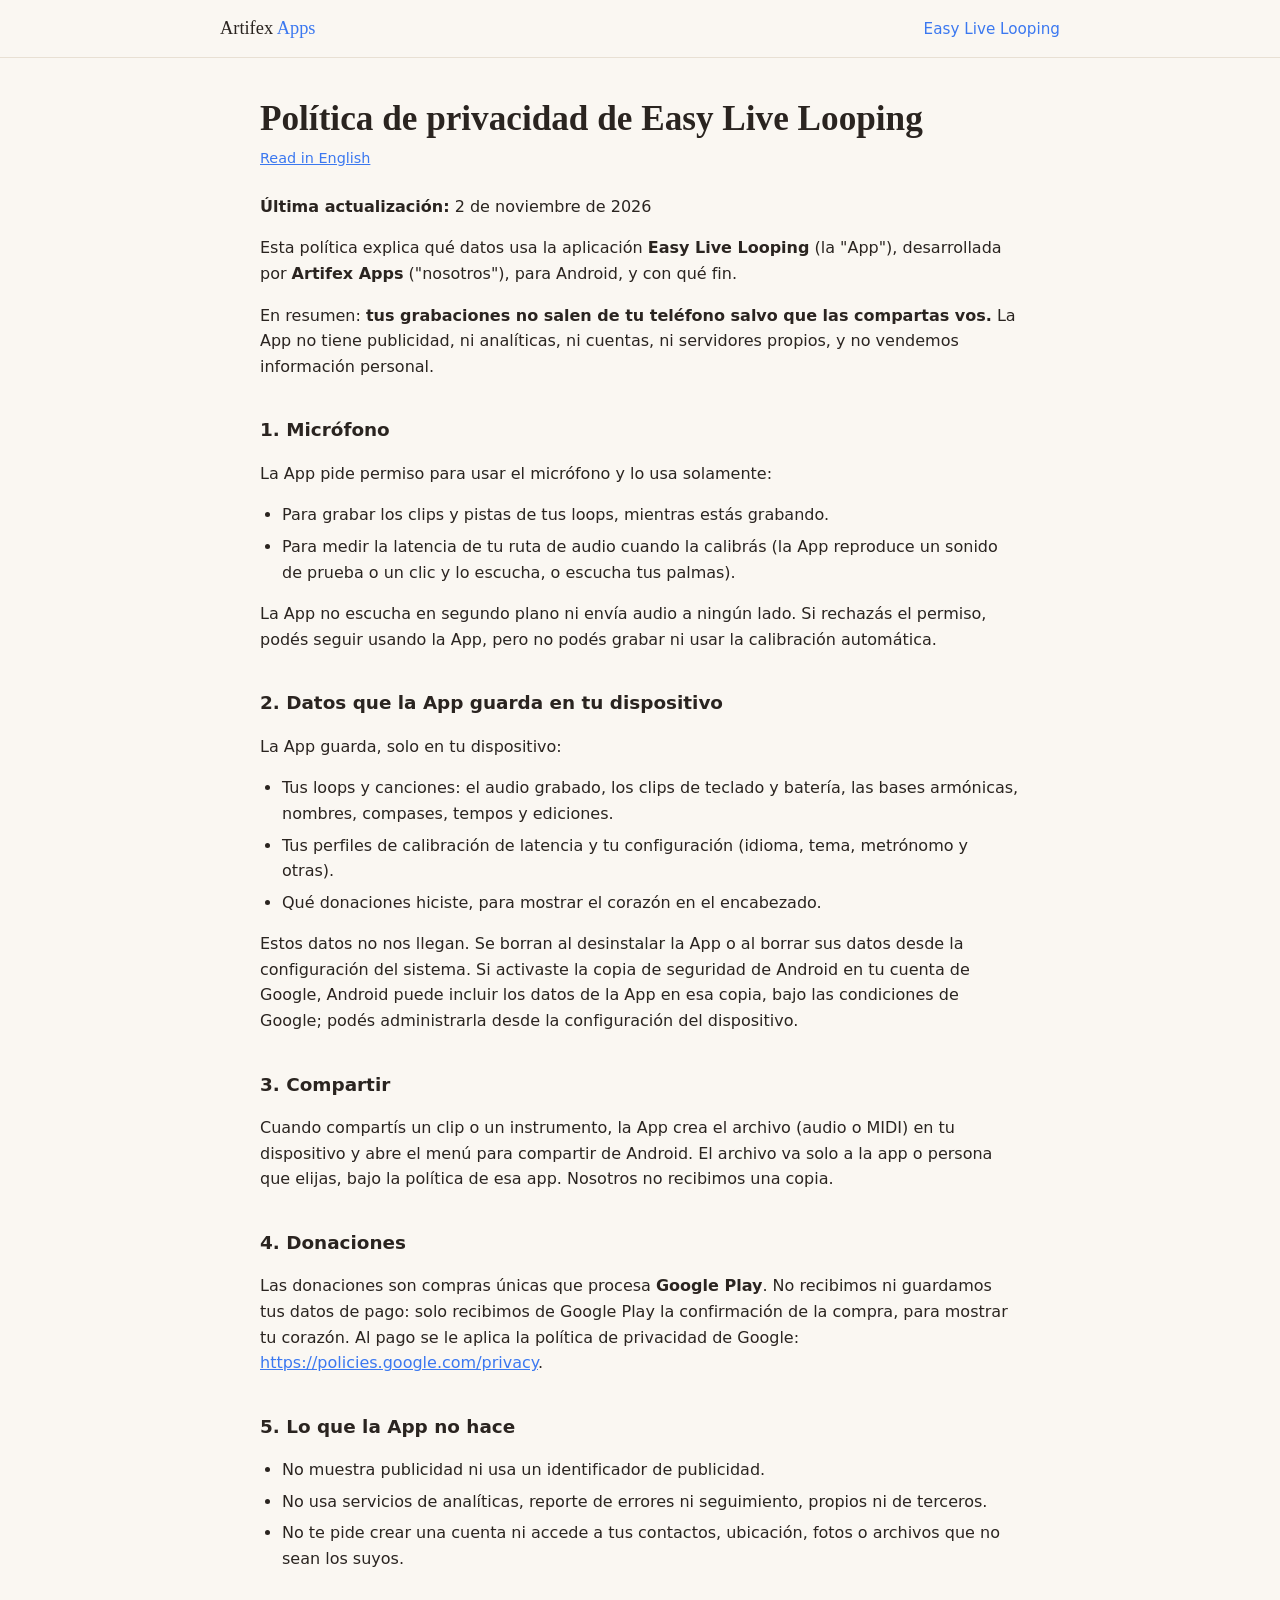
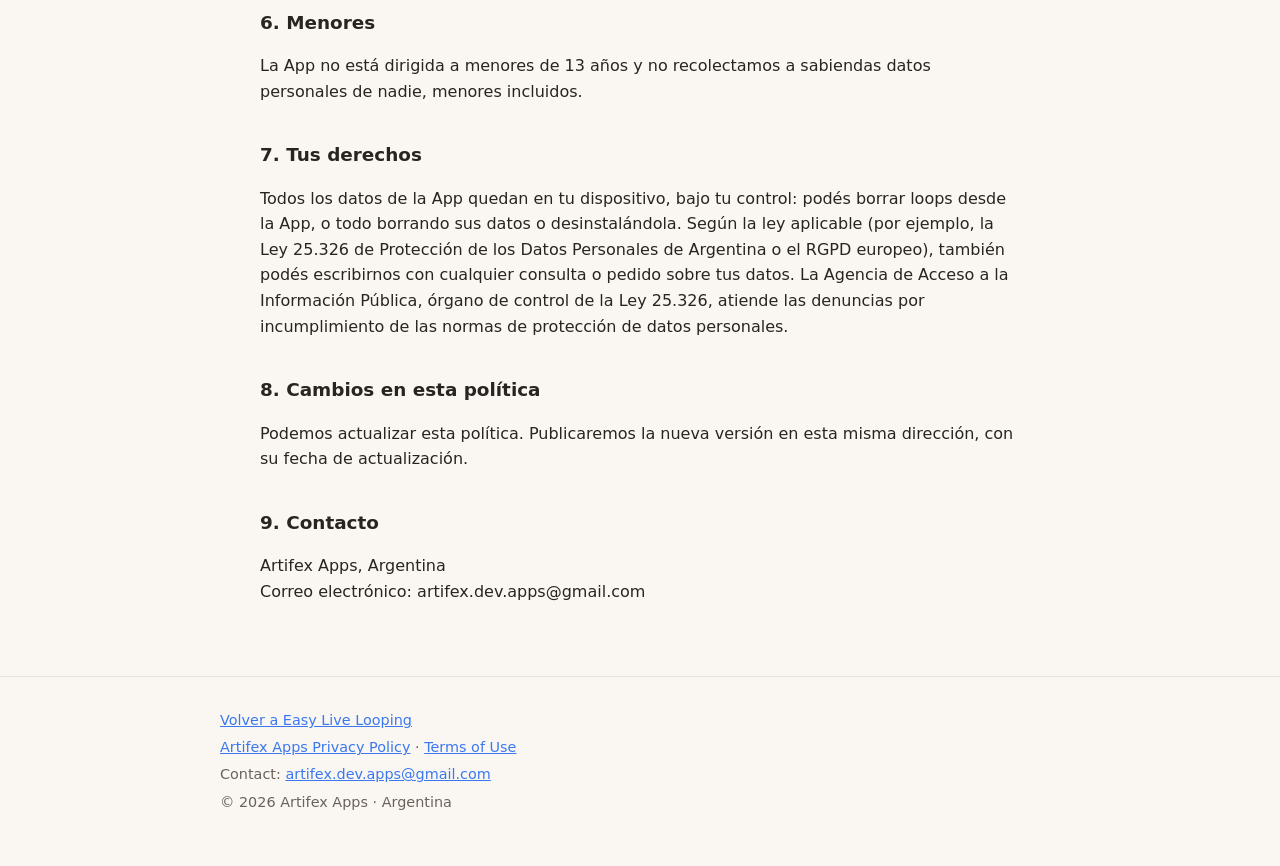
<file: easy-live-looping/privacidad.html>
<!doctype html>
<html lang="es">
<head>
<meta charset="utf-8">
<meta name="viewport" content="width=device-width, initial-scale=1">
<title>Política de privacidad — Easy Live Looping</title>
<meta name="description" content="Política de privacidad of Easy Live Looping.">
<link rel="icon" href="assets/icon.png">
<link rel="stylesheet" href="../style.css">
</head>
<body class="ell">
<header class="topbar">
  <div class="wrap">
    <a class="home-link" href="../">Artifex <span>Apps</span></a>
    <nav><a href="./">Easy Live Looping</a></nav>
  </div>
</header>
<main class="wrap narrow doc">
<h1>Política de privacidad de Easy Live Looping</h1>
<p class="lang"><a href="privacy.html">Read in English</a></p>
<p><strong>Última actualización:</strong> 2 de noviembre de 2026</p>
<p>Esta política explica qué datos usa la aplicación <strong>Easy Live Looping</strong> (la "App"), desarrollada por <strong>Artifex Apps</strong> ("nosotros"), para Android, y con qué fin.</p>
<p>En resumen: <strong>tus grabaciones no salen de tu teléfono salvo que las compartas vos.</strong> La App no tiene publicidad, ni analíticas, ni cuentas, ni servidores propios, y no vendemos información personal.</p>
<h2>1. Micrófono</h2>
<p>La App pide permiso para usar el micrófono y lo usa solamente:</p>
<ul>
<li>Para grabar los clips y pistas de tus loops, mientras estás grabando.</li>
<li>Para medir la latencia de tu ruta de audio cuando la calibrás (la App reproduce un sonido de prueba o un clic y lo escucha, o escucha tus palmas).</li>
</ul>
<p>La App no escucha en segundo plano ni envía audio a ningún lado. Si rechazás el permiso, podés seguir usando la App, pero no podés grabar ni usar la calibración automática.</p>
<h2>2. Datos que la App guarda en tu dispositivo</h2>
<p>La App guarda, solo en tu dispositivo:</p>
<ul>
<li>Tus loops y canciones: el audio grabado, los clips de teclado y batería, las bases armónicas, nombres, compases, tempos y ediciones.</li>
<li>Tus perfiles de calibración de latencia y tu configuración (idioma, tema, metrónomo y otras).</li>
<li>Qué donaciones hiciste, para mostrar el corazón en el encabezado.</li>
</ul>
<p>Estos datos no nos llegan. Se borran al desinstalar la App o al borrar sus datos desde la configuración del sistema. Si activaste la copia de seguridad de Android en tu cuenta de Google, Android puede incluir los datos de la App en esa copia, bajo las condiciones de Google; podés administrarla desde la configuración del dispositivo.</p>
<h2>3. Compartir</h2>
<p>Cuando compartís un clip o un instrumento, la App crea el archivo (audio o MIDI) en tu dispositivo y abre el menú para compartir de Android. El archivo va solo a la app o persona que elijas, bajo la política de esa app. Nosotros no recibimos una copia.</p>
<h2>4. Donaciones</h2>
<p>Las donaciones son compras únicas que procesa <strong>Google Play</strong>. No recibimos ni guardamos tus datos de pago: solo recibimos de Google Play la confirmación de la compra, para mostrar tu corazón. Al pago se le aplica la política de privacidad de Google: <a href="https://policies.google.com/privacy">https://policies.google.com/privacy</a>.</p>
<h2>5. Lo que la App no hace</h2>
<ul>
<li>No muestra publicidad ni usa un identificador de publicidad.</li>
<li>No usa servicios de analíticas, reporte de errores ni seguimiento, propios ni de terceros.</li>
<li>No te pide crear una cuenta ni accede a tus contactos, ubicación, fotos o archivos que no sean los suyos.</li>
</ul>
<h2>6. Menores</h2>
<p>La App no está dirigida a menores de 13 años y no recolectamos a sabiendas datos personales de nadie, menores incluidos.</p>
<h2>7. Tus derechos</h2>
<p>Todos los datos de la App quedan en tu dispositivo, bajo tu control: podés borrar loops desde la App, o todo borrando sus datos o desinstalándola. Según la ley aplicable (por ejemplo, la Ley 25.326 de Protección de los Datos Personales de Argentina o el RGPD europeo), también podés escribirnos con cualquier consulta o pedido sobre tus datos. La Agencia de Acceso a la Información Pública, órgano de control de la Ley 25.326, atiende las denuncias por incumplimiento de las normas de protección de datos personales.</p>
<h2>8. Cambios en esta política</h2>
<p>Podemos actualizar esta política. Publicaremos la nueva versión en esta misma dirección, con su fecha de actualización.</p>
<h2>9. Contacto</h2>
<p>Artifex Apps, Argentina<br />
Correo electrónico: artifex.dev.apps@gmail.com</p>
</main>
<footer>
  <div class="wrap">
    <p><a href="./">Volver a Easy Live Looping</a></p>
    <p><a href="../privacy.html">Artifex Apps Privacy Policy</a> · <a href="../terms.html">Terms of Use</a></p>
    <p>Contact: <a href="mailto:artifex.dev.apps@gmail.com">artifex.dev.apps@gmail.com</a></p>
    <p>© 2026 Artifex Apps · Argentina</p>
  </div>
</footer>
</body>
</html>
</file>
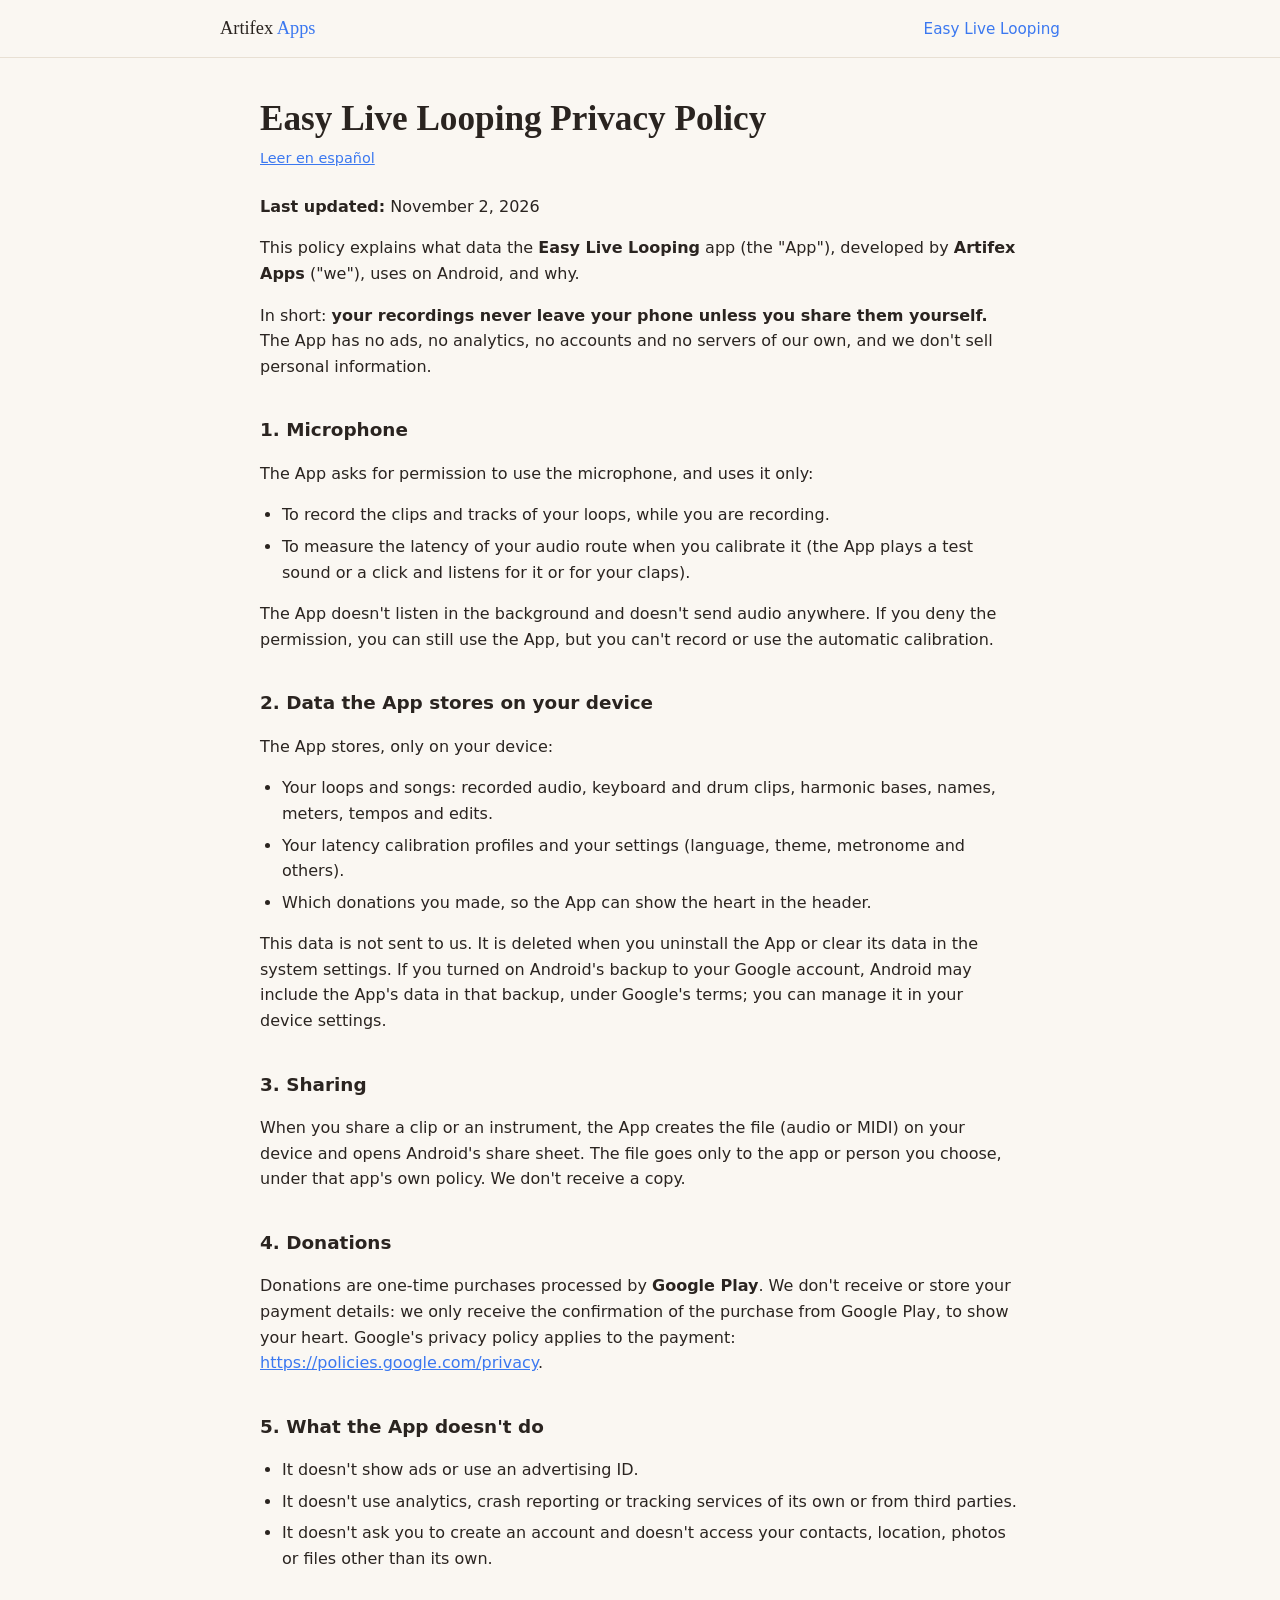
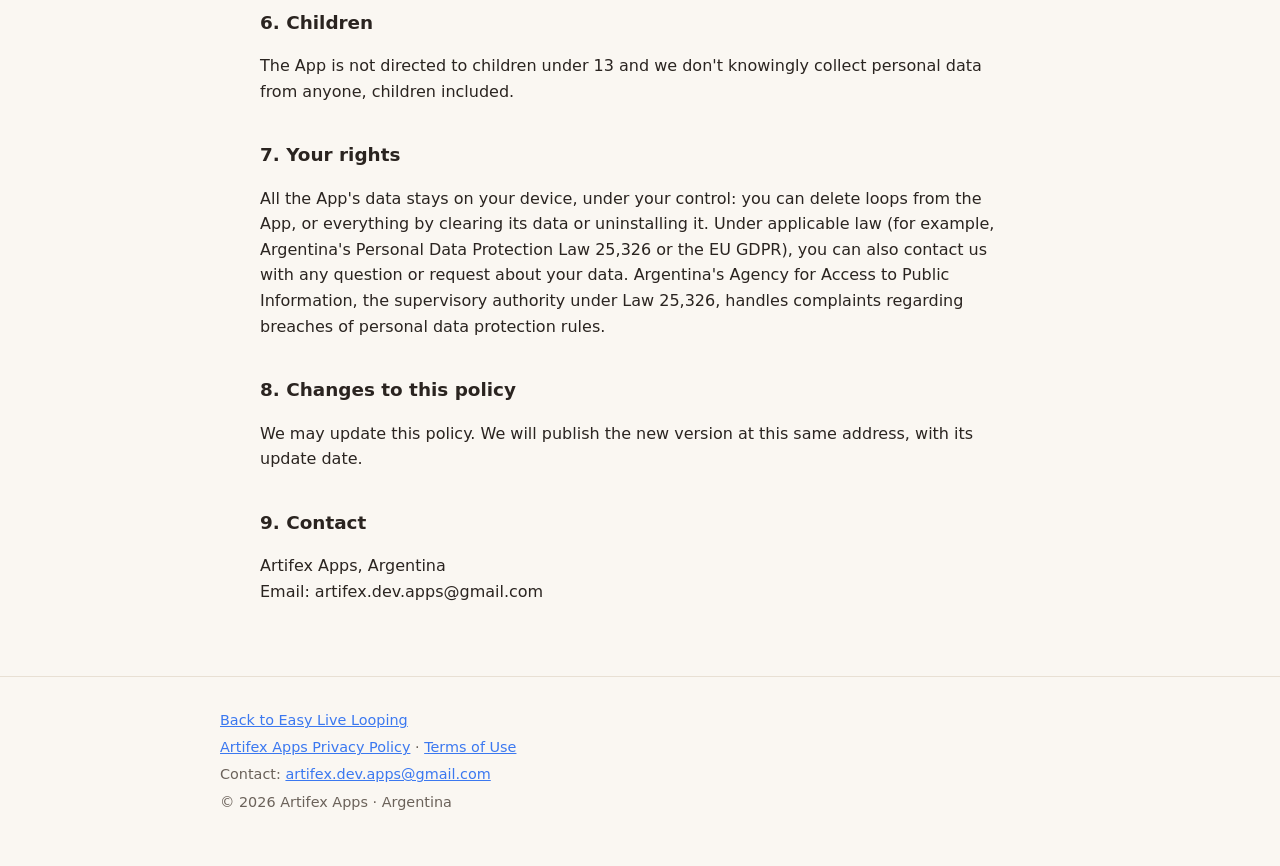
<file: easy-live-looping/privacy.html>
<!doctype html>
<html lang="en">
<head>
<meta charset="utf-8">
<meta name="viewport" content="width=device-width, initial-scale=1">
<title>Privacy Policy — Easy Live Looping</title>
<meta name="description" content="Privacy Policy of Easy Live Looping.">
<link rel="icon" href="assets/icon.png">
<link rel="stylesheet" href="../style.css">
</head>
<body class="ell">
<header class="topbar">
  <div class="wrap">
    <a class="home-link" href="../">Artifex <span>Apps</span></a>
    <nav><a href="./">Easy Live Looping</a></nav>
  </div>
</header>
<main class="wrap narrow doc">
<h1>Easy Live Looping Privacy Policy</h1>
<p class="lang"><a href="privacidad.html">Leer en español</a></p>
<p><strong>Last updated:</strong> November 2, 2026</p>
<p>This policy explains what data the <strong>Easy Live Looping</strong> app (the "App"), developed by <strong>Artifex Apps</strong> ("we"), uses on Android, and why.</p>
<p>In short: <strong>your recordings never leave your phone unless you share them yourself.</strong> The App has no ads, no analytics, no accounts and no servers of our own, and we don't sell personal information.</p>
<h2>1. Microphone</h2>
<p>The App asks for permission to use the microphone, and uses it only:</p>
<ul>
<li>To record the clips and tracks of your loops, while you are recording.</li>
<li>To measure the latency of your audio route when you calibrate it (the App plays a test sound or a click and listens for it or for your claps).</li>
</ul>
<p>The App doesn't listen in the background and doesn't send audio anywhere. If you deny the permission, you can still use the App, but you can't record or use the automatic calibration.</p>
<h2>2. Data the App stores on your device</h2>
<p>The App stores, only on your device:</p>
<ul>
<li>Your loops and songs: recorded audio, keyboard and drum clips, harmonic bases, names, meters, tempos and edits.</li>
<li>Your latency calibration profiles and your settings (language, theme, metronome and others).</li>
<li>Which donations you made, so the App can show the heart in the header.</li>
</ul>
<p>This data is not sent to us. It is deleted when you uninstall the App or clear its data in the system settings. If you turned on Android's backup to your Google account, Android may include the App's data in that backup, under Google's terms; you can manage it in your device settings.</p>
<h2>3. Sharing</h2>
<p>When you share a clip or an instrument, the App creates the file (audio or MIDI) on your device and opens Android's share sheet. The file goes only to the app or person you choose, under that app's own policy. We don't receive a copy.</p>
<h2>4. Donations</h2>
<p>Donations are one-time purchases processed by <strong>Google Play</strong>. We don't receive or store your payment details: we only receive the confirmation of the purchase from Google Play, to show your heart. Google's privacy policy applies to the payment: <a href="https://policies.google.com/privacy">https://policies.google.com/privacy</a>.</p>
<h2>5. What the App doesn't do</h2>
<ul>
<li>It doesn't show ads or use an advertising ID.</li>
<li>It doesn't use analytics, crash reporting or tracking services of its own or from third parties.</li>
<li>It doesn't ask you to create an account and doesn't access your contacts, location, photos or files other than its own.</li>
</ul>
<h2>6. Children</h2>
<p>The App is not directed to children under 13 and we don't knowingly collect personal data from anyone, children included.</p>
<h2>7. Your rights</h2>
<p>All the App's data stays on your device, under your control: you can delete loops from the App, or everything by clearing its data or uninstalling it. Under applicable law (for example, Argentina's Personal Data Protection Law 25,326 or the EU GDPR), you can also contact us with any question or request about your data. Argentina's Agency for Access to Public Information, the supervisory authority under Law 25,326, handles complaints regarding breaches of personal data protection rules.</p>
<h2>8. Changes to this policy</h2>
<p>We may update this policy. We will publish the new version at this same address, with its update date.</p>
<h2>9. Contact</h2>
<p>Artifex Apps, Argentina<br />
Email: artifex.dev.apps@gmail.com</p>
</main>
<footer>
  <div class="wrap">
    <p><a href="./">Back to Easy Live Looping</a></p>
    <p><a href="../privacy.html">Artifex Apps Privacy Policy</a> · <a href="../terms.html">Terms of Use</a></p>
    <p>Contact: <a href="mailto:artifex.dev.apps@gmail.com">artifex.dev.apps@gmail.com</a></p>
    <p>© 2026 Artifex Apps · Argentina</p>
  </div>
</footer>
</body>
</html>
</file>
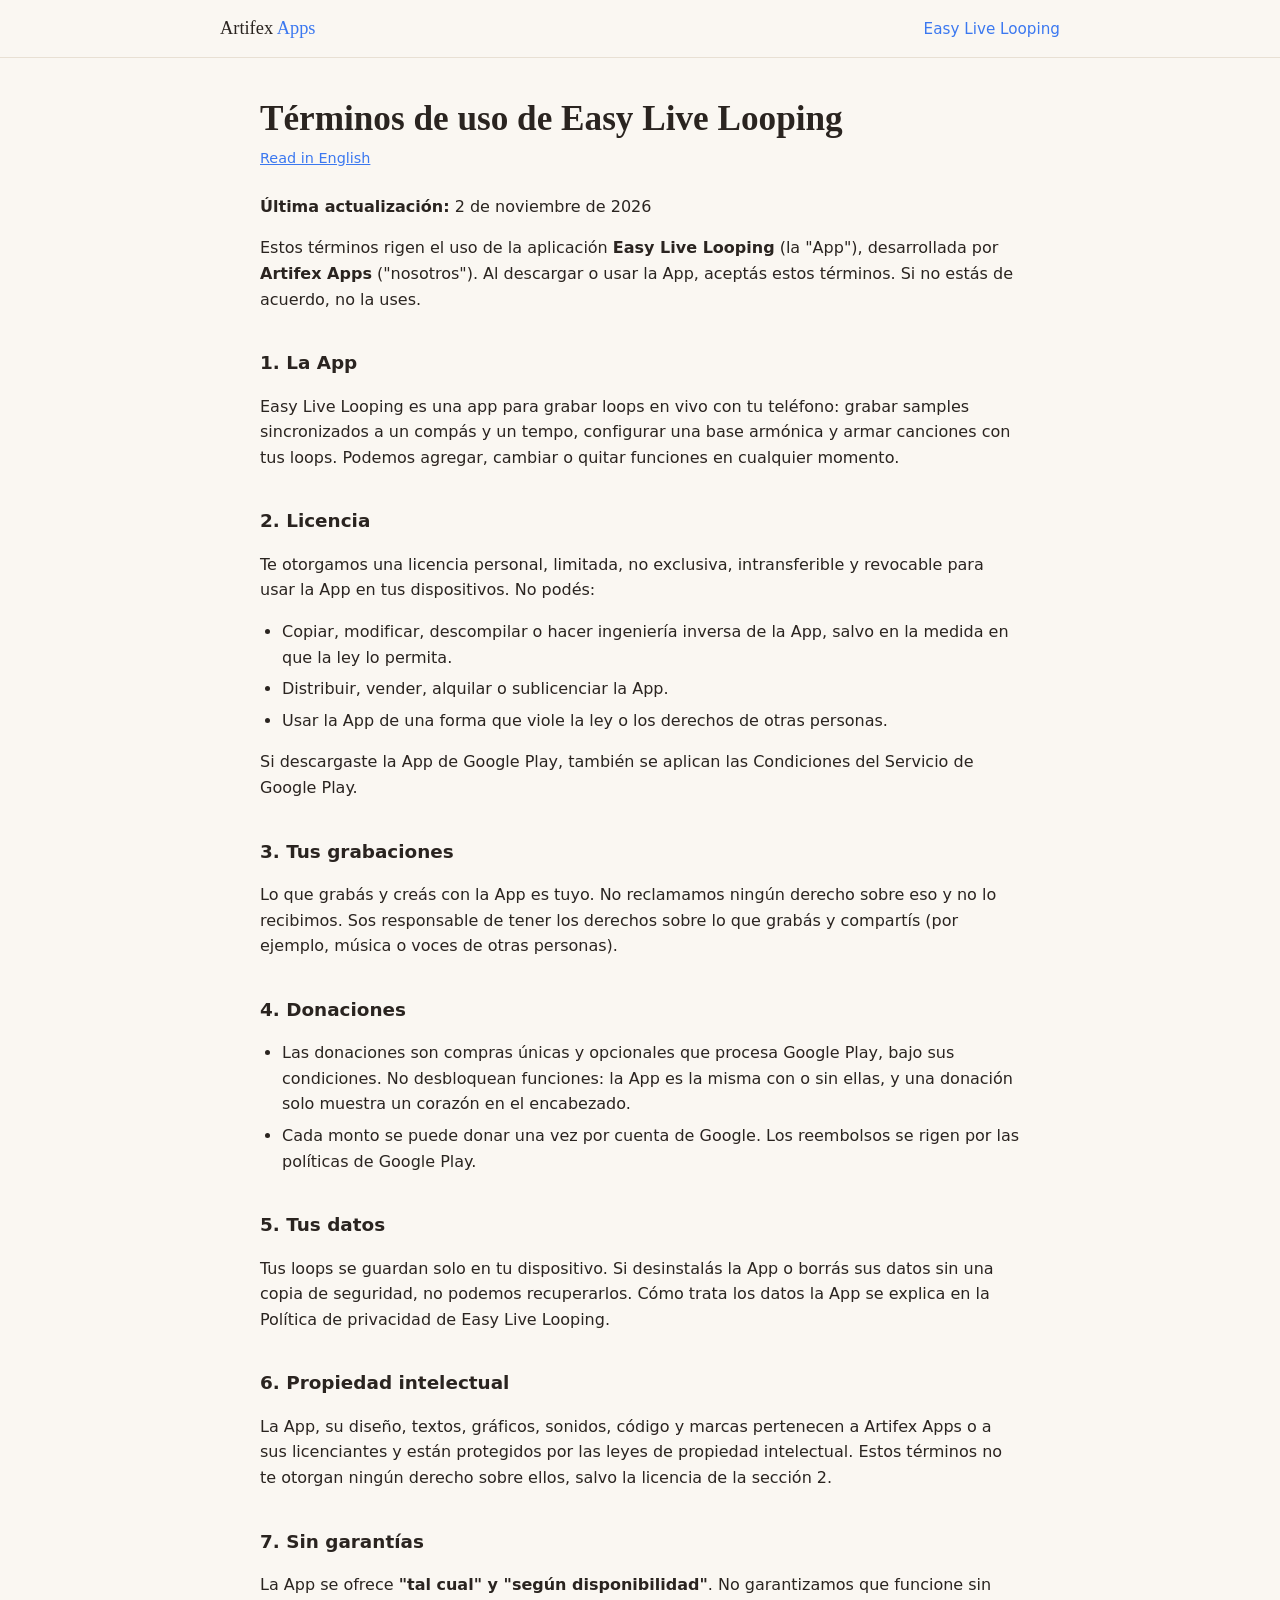
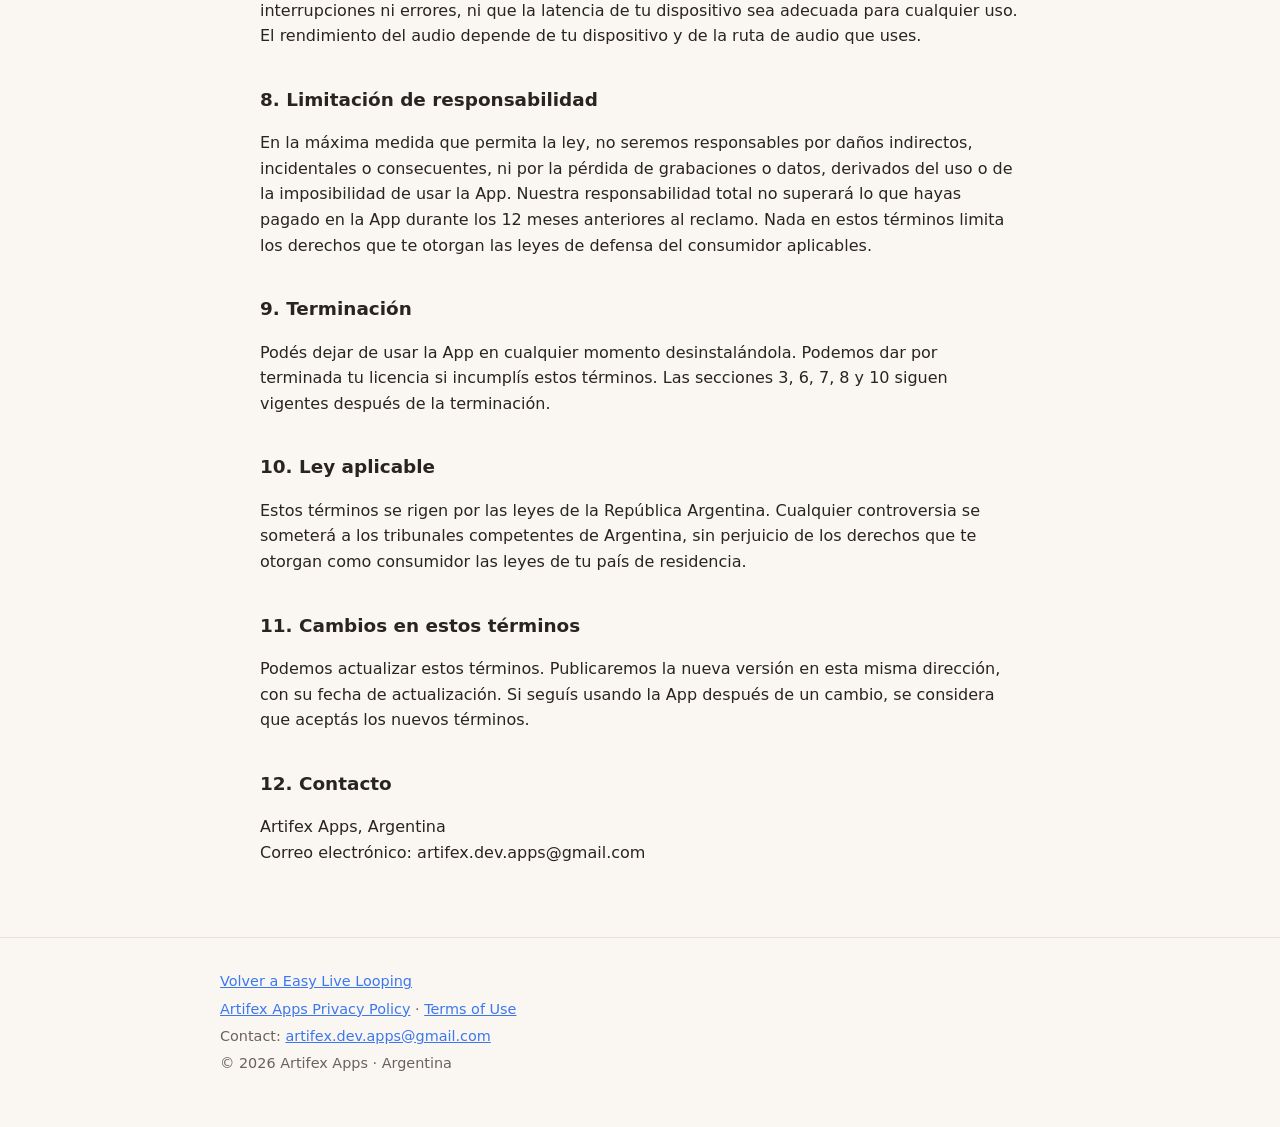
<file: easy-live-looping/terminos.html>
<!doctype html>
<html lang="es">
<head>
<meta charset="utf-8">
<meta name="viewport" content="width=device-width, initial-scale=1">
<title>Términos de uso — Easy Live Looping</title>
<meta name="description" content="Términos de uso of Easy Live Looping.">
<link rel="icon" href="assets/icon.png">
<link rel="stylesheet" href="../style.css">
</head>
<body class="ell">
<header class="topbar">
  <div class="wrap">
    <a class="home-link" href="../">Artifex <span>Apps</span></a>
    <nav><a href="./">Easy Live Looping</a></nav>
  </div>
</header>
<main class="wrap narrow doc">
<h1>Términos de uso de Easy Live Looping</h1>
<p class="lang"><a href="terms.html">Read in English</a></p>
<p><strong>Última actualización:</strong> 2 de noviembre de 2026</p>
<p>Estos términos rigen el uso de la aplicación <strong>Easy Live Looping</strong> (la "App"), desarrollada por <strong>Artifex Apps</strong> ("nosotros"). Al descargar o usar la App, aceptás estos términos. Si no estás de acuerdo, no la uses.</p>
<h2>1. La App</h2>
<p>Easy Live Looping es una app para grabar loops en vivo con tu teléfono: grabar samples sincronizados a un compás y un tempo, configurar una base armónica y armar canciones con tus loops. Podemos agregar, cambiar o quitar funciones en cualquier momento.</p>
<h2>2. Licencia</h2>
<p>Te otorgamos una licencia personal, limitada, no exclusiva, intransferible y revocable para usar la App en tus dispositivos. No podés:</p>
<ul>
<li>Copiar, modificar, descompilar o hacer ingeniería inversa de la App, salvo en la medida en que la ley lo permita.</li>
<li>Distribuir, vender, alquilar o sublicenciar la App.</li>
<li>Usar la App de una forma que viole la ley o los derechos de otras personas.</li>
</ul>
<p>Si descargaste la App de Google Play, también se aplican las Condiciones del Servicio de Google Play.</p>
<h2>3. Tus grabaciones</h2>
<p>Lo que grabás y creás con la App es tuyo. No reclamamos ningún derecho sobre eso y no lo recibimos. Sos responsable de tener los derechos sobre lo que grabás y compartís (por ejemplo, música o voces de otras personas).</p>
<h2>4. Donaciones</h2>
<ul>
<li>Las donaciones son compras únicas y opcionales que procesa Google Play, bajo sus condiciones. No desbloquean funciones: la App es la misma con o sin ellas, y una donación solo muestra un corazón en el encabezado.</li>
<li>Cada monto se puede donar una vez por cuenta de Google. Los reembolsos se rigen por las políticas de Google Play.</li>
</ul>
<h2>5. Tus datos</h2>
<p>Tus loops se guardan solo en tu dispositivo. Si desinstalás la App o borrás sus datos sin una copia de seguridad, no podemos recuperarlos. Cómo trata los datos la App se explica en la Política de privacidad de Easy Live Looping.</p>
<h2>6. Propiedad intelectual</h2>
<p>La App, su diseño, textos, gráficos, sonidos, código y marcas pertenecen a Artifex Apps o a sus licenciantes y están protegidos por las leyes de propiedad intelectual. Estos términos no te otorgan ningún derecho sobre ellos, salvo la licencia de la sección 2.</p>
<h2>7. Sin garantías</h2>
<p>La App se ofrece <strong>"tal cual" y "según disponibilidad"</strong>. No garantizamos que funcione sin interrupciones ni errores, ni que la latencia de tu dispositivo sea adecuada para cualquier uso. El rendimiento del audio depende de tu dispositivo y de la ruta de audio que uses.</p>
<h2>8. Limitación de responsabilidad</h2>
<p>En la máxima medida que permita la ley, no seremos responsables por daños indirectos, incidentales o consecuentes, ni por la pérdida de grabaciones o datos, derivados del uso o de la imposibilidad de usar la App. Nuestra responsabilidad total no superará lo que hayas pagado en la App durante los 12 meses anteriores al reclamo. Nada en estos términos limita los derechos que te otorgan las leyes de defensa del consumidor aplicables.</p>
<h2>9. Terminación</h2>
<p>Podés dejar de usar la App en cualquier momento desinstalándola. Podemos dar por terminada tu licencia si incumplís estos términos. Las secciones 3, 6, 7, 8 y 10 siguen vigentes después de la terminación.</p>
<h2>10. Ley aplicable</h2>
<p>Estos términos se rigen por las leyes de la República Argentina. Cualquier controversia se someterá a los tribunales competentes de Argentina, sin perjuicio de los derechos que te otorgan como consumidor las leyes de tu país de residencia.</p>
<h2>11. Cambios en estos términos</h2>
<p>Podemos actualizar estos términos. Publicaremos la nueva versión en esta misma dirección, con su fecha de actualización. Si seguís usando la App después de un cambio, se considera que aceptás los nuevos términos.</p>
<h2>12. Contacto</h2>
<p>Artifex Apps, Argentina<br />
Correo electrónico: artifex.dev.apps@gmail.com</p>
</main>
<footer>
  <div class="wrap">
    <p><a href="./">Volver a Easy Live Looping</a></p>
    <p><a href="../privacy.html">Artifex Apps Privacy Policy</a> · <a href="../terms.html">Terms of Use</a></p>
    <p>Contact: <a href="mailto:artifex.dev.apps@gmail.com">artifex.dev.apps@gmail.com</a></p>
    <p>© 2026 Artifex Apps · Argentina</p>
  </div>
</footer>
</body>
</html>
</file>
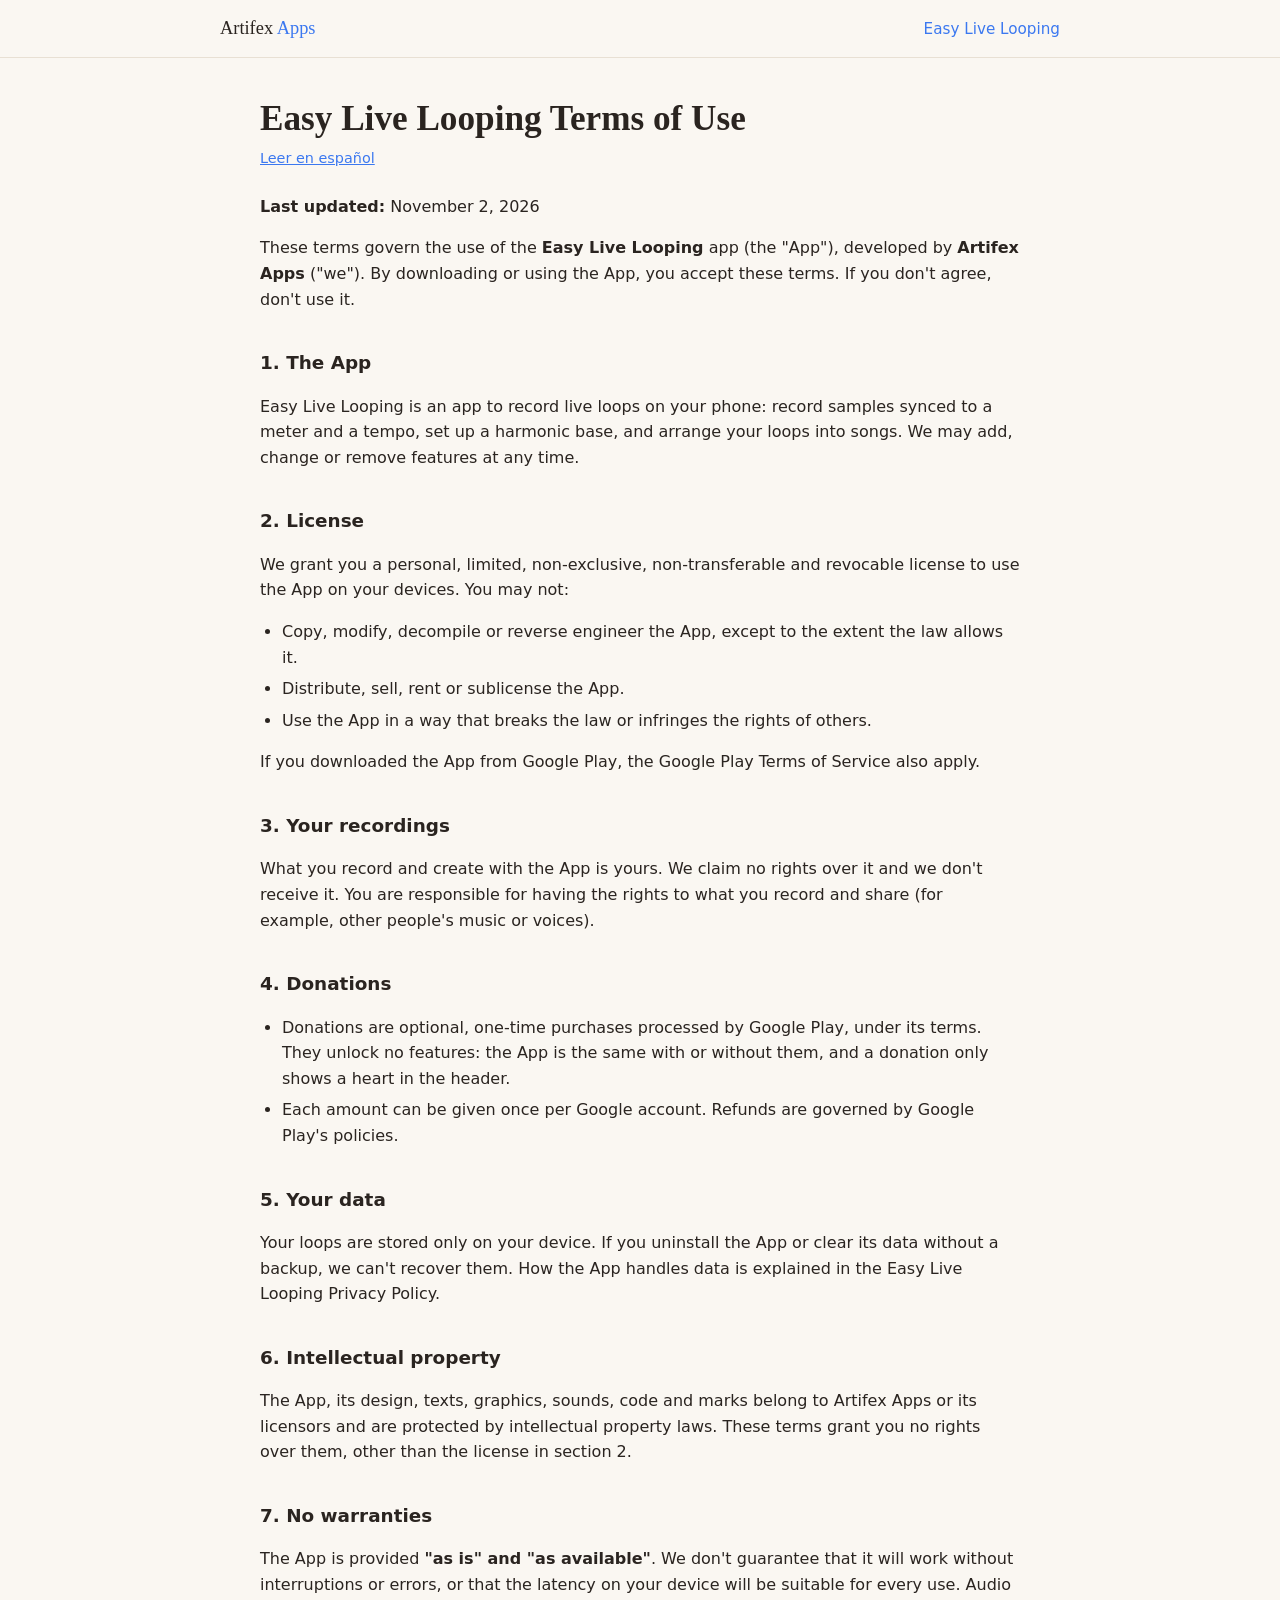
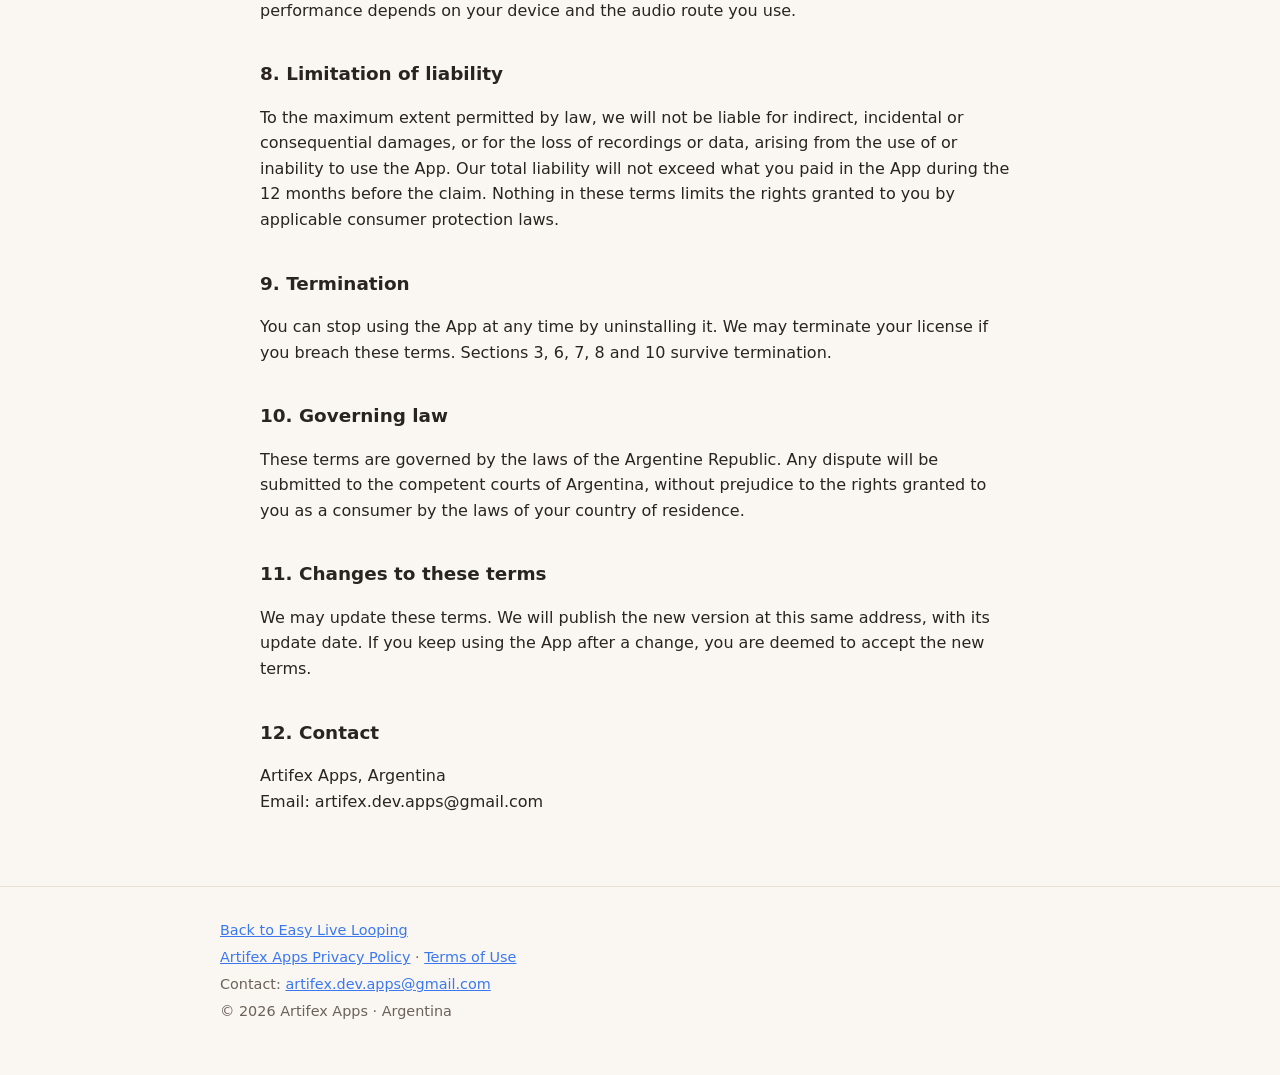
<file: easy-live-looping/terms.html>
<!doctype html>
<html lang="en">
<head>
<meta charset="utf-8">
<meta name="viewport" content="width=device-width, initial-scale=1">
<title>Terms of Use — Easy Live Looping</title>
<meta name="description" content="Terms of Use of Easy Live Looping.">
<link rel="icon" href="assets/icon.png">
<link rel="stylesheet" href="../style.css">
</head>
<body class="ell">
<header class="topbar">
  <div class="wrap">
    <a class="home-link" href="../">Artifex <span>Apps</span></a>
    <nav><a href="./">Easy Live Looping</a></nav>
  </div>
</header>
<main class="wrap narrow doc">
<h1>Easy Live Looping Terms of Use</h1>
<p class="lang"><a href="terminos.html">Leer en español</a></p>
<p><strong>Last updated:</strong> November 2, 2026</p>
<p>These terms govern the use of the <strong>Easy Live Looping</strong> app (the "App"), developed by <strong>Artifex Apps</strong> ("we"). By downloading or using the App, you accept these terms. If you don't agree, don't use it.</p>
<h2>1. The App</h2>
<p>Easy Live Looping is an app to record live loops on your phone: record samples synced to a meter and a tempo, set up a harmonic base, and arrange your loops into songs. We may add, change or remove features at any time.</p>
<h2>2. License</h2>
<p>We grant you a personal, limited, non-exclusive, non-transferable and revocable license to use the App on your devices. You may not:</p>
<ul>
<li>Copy, modify, decompile or reverse engineer the App, except to the extent the law allows it.</li>
<li>Distribute, sell, rent or sublicense the App.</li>
<li>Use the App in a way that breaks the law or infringes the rights of others.</li>
</ul>
<p>If you downloaded the App from Google Play, the Google Play Terms of Service also apply.</p>
<h2>3. Your recordings</h2>
<p>What you record and create with the App is yours. We claim no rights over it and we don't receive it. You are responsible for having the rights to what you record and share (for example, other people's music or voices).</p>
<h2>4. Donations</h2>
<ul>
<li>Donations are optional, one-time purchases processed by Google Play, under its terms. They unlock no features: the App is the same with or without them, and a donation only shows a heart in the header.</li>
<li>Each amount can be given once per Google account. Refunds are governed by Google Play's policies.</li>
</ul>
<h2>5. Your data</h2>
<p>Your loops are stored only on your device. If you uninstall the App or clear its data without a backup, we can't recover them. How the App handles data is explained in the Easy Live Looping Privacy Policy.</p>
<h2>6. Intellectual property</h2>
<p>The App, its design, texts, graphics, sounds, code and marks belong to Artifex Apps or its licensors and are protected by intellectual property laws. These terms grant you no rights over them, other than the license in section 2.</p>
<h2>7. No warranties</h2>
<p>The App is provided <strong>"as is" and "as available"</strong>. We don't guarantee that it will work without interruptions or errors, or that the latency on your device will be suitable for every use. Audio performance depends on your device and the audio route you use.</p>
<h2>8. Limitation of liability</h2>
<p>To the maximum extent permitted by law, we will not be liable for indirect, incidental or consequential damages, or for the loss of recordings or data, arising from the use of or inability to use the App. Our total liability will not exceed what you paid in the App during the 12 months before the claim. Nothing in these terms limits the rights granted to you by applicable consumer protection laws.</p>
<h2>9. Termination</h2>
<p>You can stop using the App at any time by uninstalling it. We may terminate your license if you breach these terms. Sections 3, 6, 7, 8 and 10 survive termination.</p>
<h2>10. Governing law</h2>
<p>These terms are governed by the laws of the Argentine Republic. Any dispute will be submitted to the competent courts of Argentina, without prejudice to the rights granted to you as a consumer by the laws of your country of residence.</p>
<h2>11. Changes to these terms</h2>
<p>We may update these terms. We will publish the new version at this same address, with its update date. If you keep using the App after a change, you are deemed to accept the new terms.</p>
<h2>12. Contact</h2>
<p>Artifex Apps, Argentina<br />
Email: artifex.dev.apps@gmail.com</p>
</main>
<footer>
  <div class="wrap">
    <p><a href="./">Back to Easy Live Looping</a></p>
    <p><a href="../privacy.html">Artifex Apps Privacy Policy</a> · <a href="../terms.html">Terms of Use</a></p>
    <p>Contact: <a href="mailto:artifex.dev.apps@gmail.com">artifex.dev.apps@gmail.com</a></p>
    <p>© 2026 Artifex Apps · Argentina</p>
  </div>
</footer>
</body>
</html>
</file>
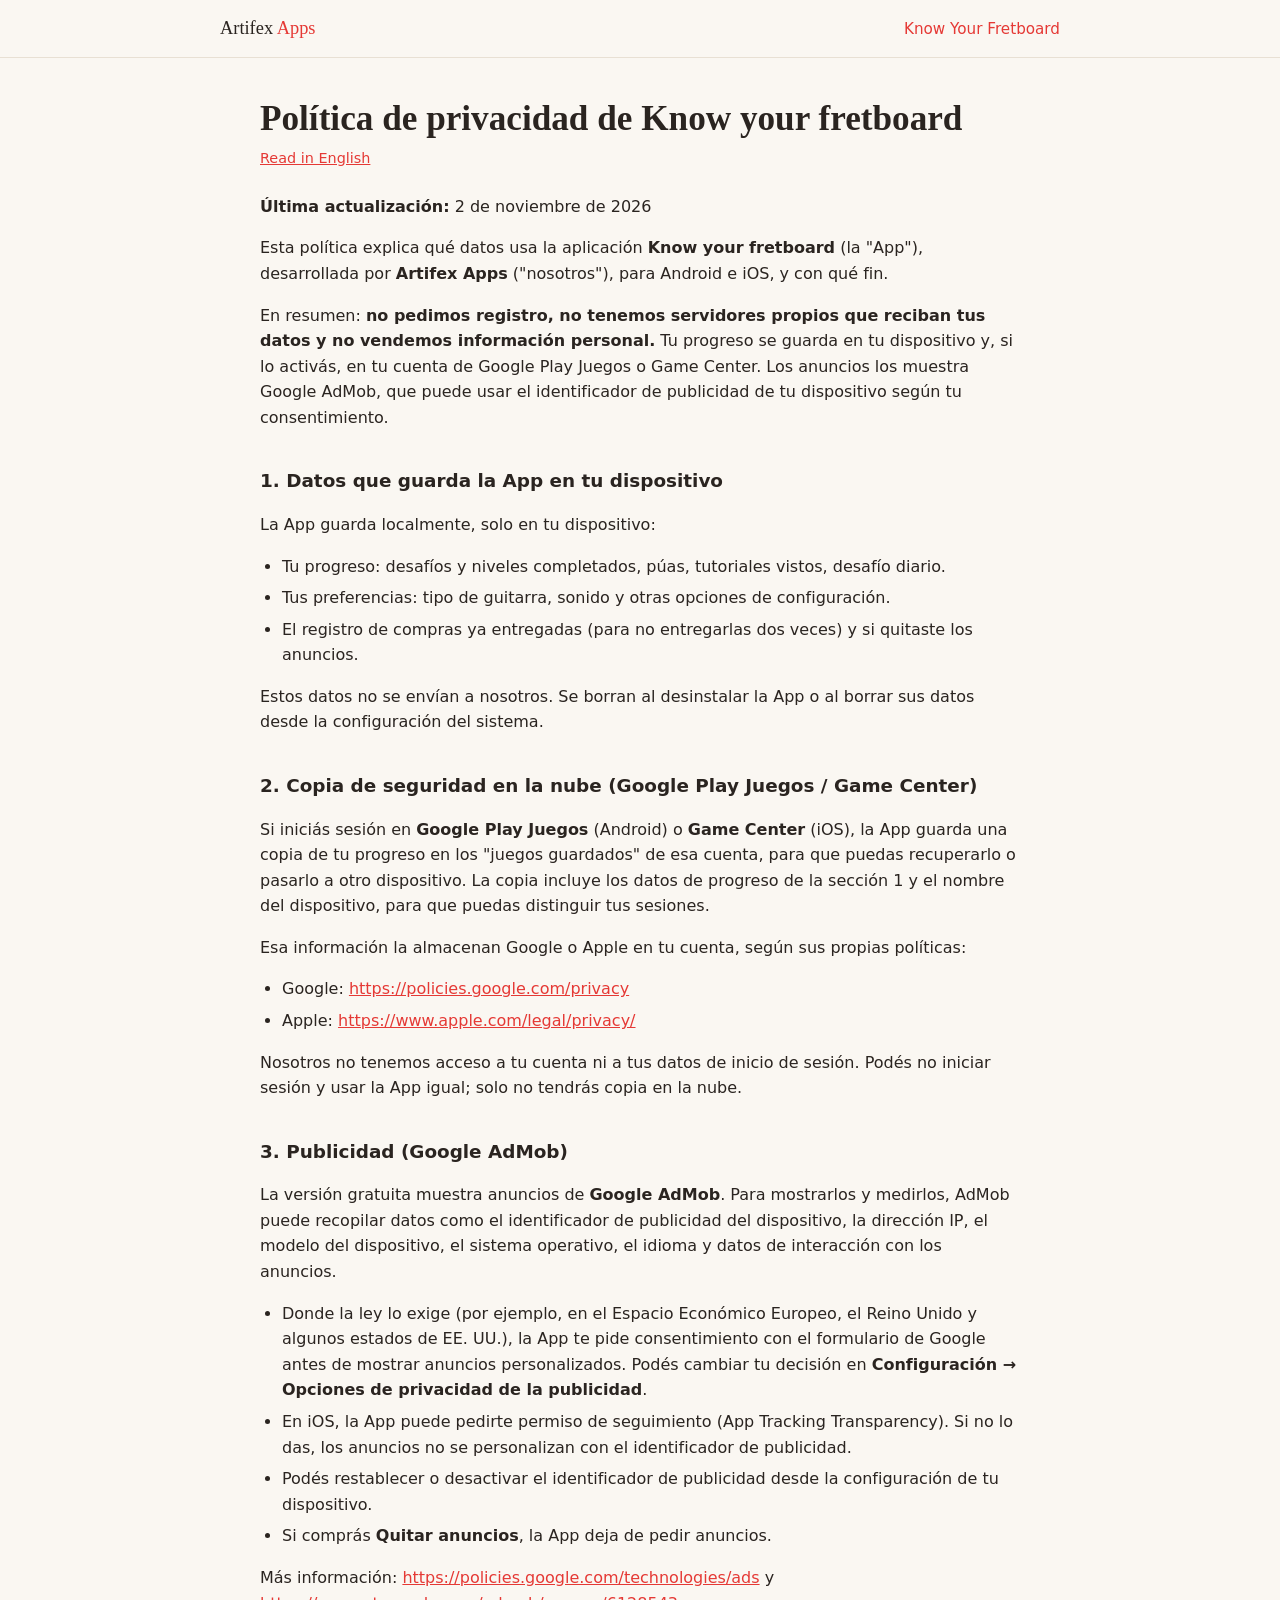
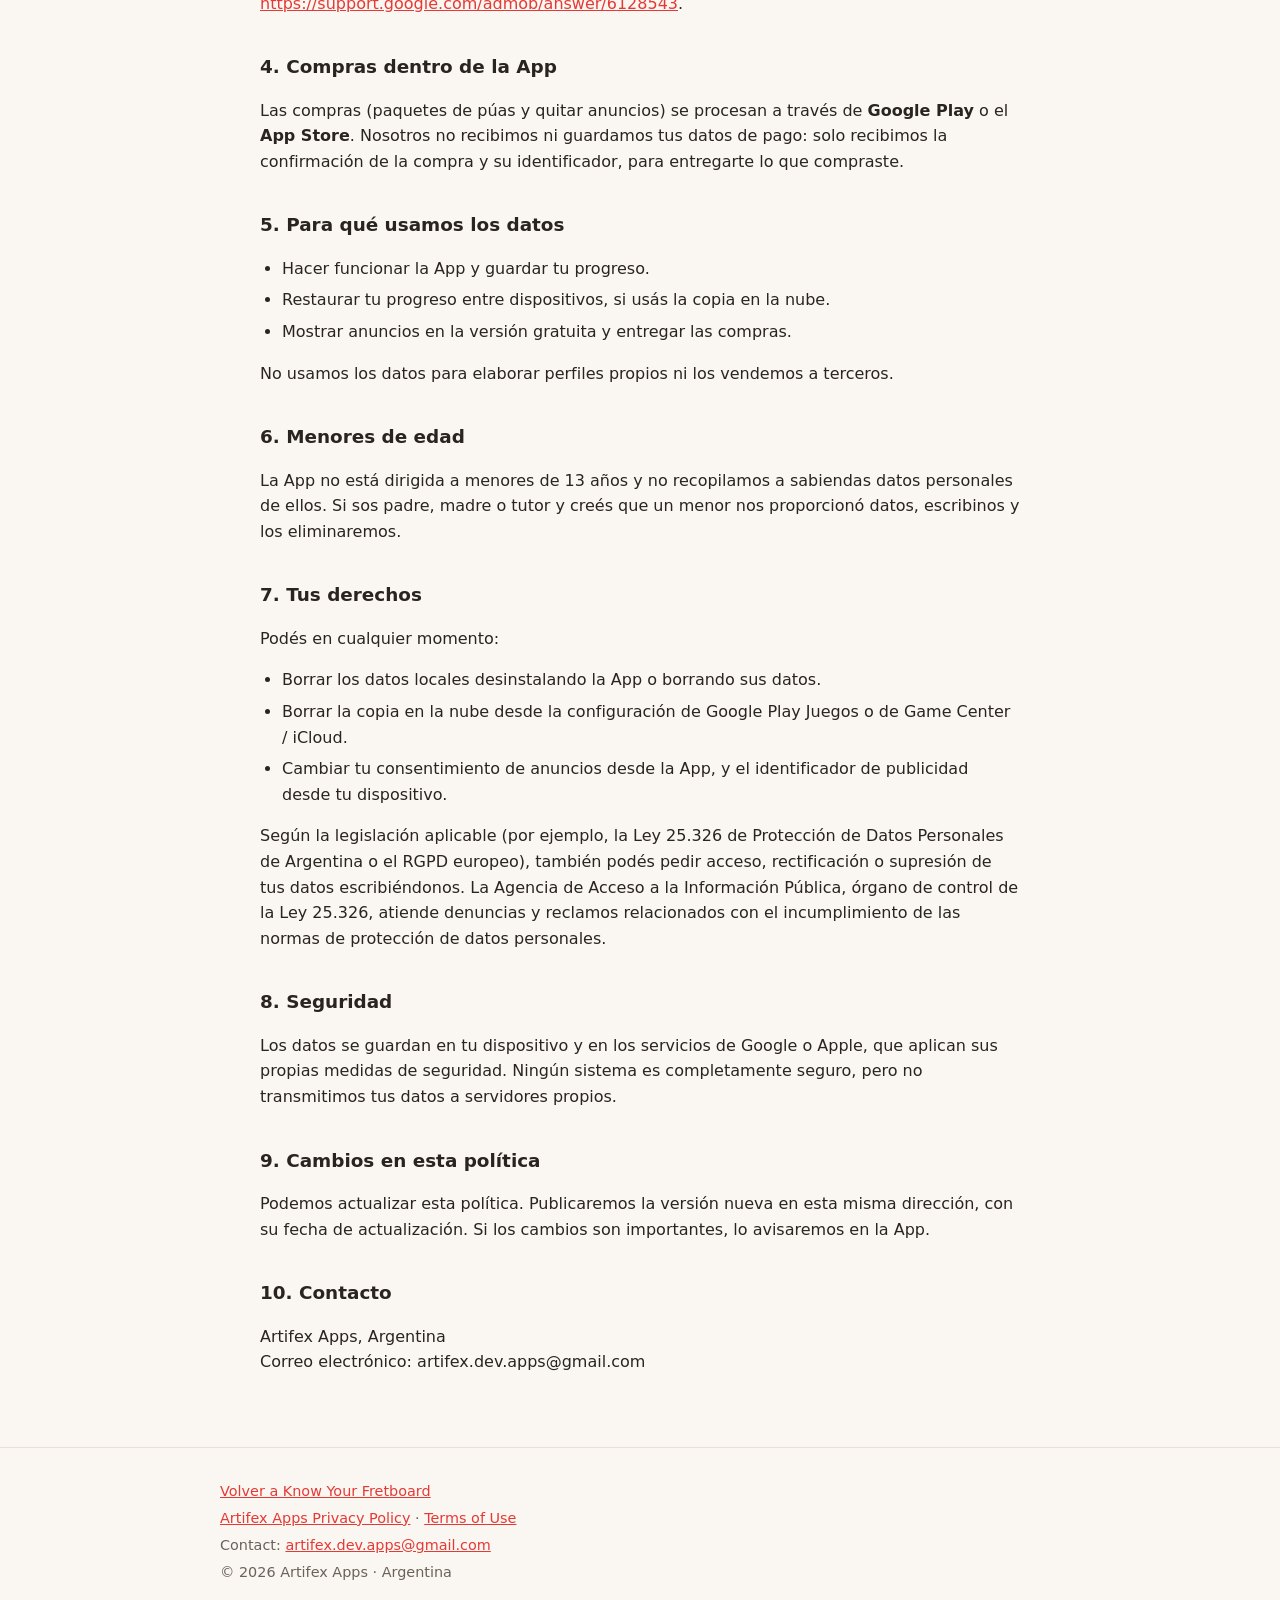
<file: know-your-fretboard/privacidad.html>
<!doctype html>
<html lang="es">
<head>
<meta charset="utf-8">
<meta name="viewport" content="width=device-width, initial-scale=1">
<title>Política de privacidad — Know Your Fretboard</title>
<meta name="description" content="Política de privacidad of Know Your Fretboard.">
<link rel="icon" href="assets/icon.png">
<link rel="stylesheet" href="../style.css">
</head>
<body class="kyf">
<header class="topbar">
  <div class="wrap">
    <a class="home-link" href="../">Artifex <span>Apps</span></a>
    <nav><a href="./">Know Your Fretboard</a></nav>
  </div>
</header>
<main class="wrap narrow doc">
<h1>Política de privacidad de Know your fretboard</h1>
<p class="lang"><a href="privacy.html">Read in English</a></p>
<p><strong>Última actualización:</strong> 2 de noviembre de 2026</p>
<p>Esta política explica qué datos usa la aplicación <strong>Know your fretboard</strong> (la "App"), desarrollada por <strong>Artifex Apps</strong> ("nosotros"), para Android e iOS, y con qué fin.</p>
<p>En resumen: <strong>no pedimos registro, no tenemos servidores propios que reciban tus datos y no vendemos información personal.</strong> Tu progreso se guarda en tu dispositivo y, si lo activás, en tu cuenta de Google Play Juegos o Game Center. Los anuncios los muestra Google AdMob, que puede usar el identificador de publicidad de tu dispositivo según tu consentimiento.</p>
<h2>1. Datos que guarda la App en tu dispositivo</h2>
<p>La App guarda localmente, solo en tu dispositivo:</p>
<ul>
<li>Tu progreso: desafíos y niveles completados, púas, tutoriales vistos, desafío diario.</li>
<li>Tus preferencias: tipo de guitarra, sonido y otras opciones de configuración.</li>
<li>El registro de compras ya entregadas (para no entregarlas dos veces) y si quitaste los anuncios.</li>
</ul>
<p>Estos datos no se envían a nosotros. Se borran al desinstalar la App o al borrar sus datos desde la configuración del sistema.</p>
<h2>2. Copia de seguridad en la nube (Google Play Juegos / Game Center)</h2>
<p>Si iniciás sesión en <strong>Google Play Juegos</strong> (Android) o <strong>Game Center</strong> (iOS), la App guarda una copia de tu progreso en los "juegos guardados" de esa cuenta, para que puedas recuperarlo o pasarlo a otro dispositivo. La copia incluye los datos de progreso de la sección 1 y el nombre del dispositivo, para que puedas distinguir tus sesiones.</p>
<p>Esa información la almacenan Google o Apple en tu cuenta, según sus propias políticas:</p>
<ul>
<li>Google: <a href="https://policies.google.com/privacy">https://policies.google.com/privacy</a></li>
<li>Apple: <a href="https://www.apple.com/legal/privacy/">https://www.apple.com/legal/privacy/</a></li>
</ul>
<p>Nosotros no tenemos acceso a tu cuenta ni a tus datos de inicio de sesión. Podés no iniciar sesión y usar la App igual; solo no tendrás copia en la nube.</p>
<h2>3. Publicidad (Google AdMob)</h2>
<p>La versión gratuita muestra anuncios de <strong>Google AdMob</strong>. Para mostrarlos y medirlos, AdMob puede recopilar datos como el identificador de publicidad del dispositivo, la dirección IP, el modelo del dispositivo, el sistema operativo, el idioma y datos de interacción con los anuncios.</p>
<ul>
<li>Donde la ley lo exige (por ejemplo, en el Espacio Económico Europeo, el Reino Unido y algunos estados de EE. UU.), la App te pide consentimiento con el formulario de Google antes de mostrar anuncios personalizados. Podés cambiar tu decisión en <strong>Configuración → Opciones de privacidad de la publicidad</strong>.</li>
<li>En iOS, la App puede pedirte permiso de seguimiento (App Tracking Transparency). Si no lo das, los anuncios no se personalizan con el identificador de publicidad.</li>
<li>Podés restablecer o desactivar el identificador de publicidad desde la configuración de tu dispositivo.</li>
<li>Si comprás <strong>Quitar anuncios</strong>, la App deja de pedir anuncios.</li>
</ul>
<p>Más información: <a href="https://policies.google.com/technologies/ads">https://policies.google.com/technologies/ads</a> y <a href="https://support.google.com/admob/answer/6128543">https://support.google.com/admob/answer/6128543</a>.</p>
<h2>4. Compras dentro de la App</h2>
<p>Las compras (paquetes de púas y quitar anuncios) se procesan a través de <strong>Google Play</strong> o el <strong>App Store</strong>. Nosotros no recibimos ni guardamos tus datos de pago: solo recibimos la confirmación de la compra y su identificador, para entregarte lo que compraste.</p>
<h2>5. Para qué usamos los datos</h2>
<ul>
<li>Hacer funcionar la App y guardar tu progreso.</li>
<li>Restaurar tu progreso entre dispositivos, si usás la copia en la nube.</li>
<li>Mostrar anuncios en la versión gratuita y entregar las compras.</li>
</ul>
<p>No usamos los datos para elaborar perfiles propios ni los vendemos a terceros.</p>
<h2>6. Menores de edad</h2>
<p>La App no está dirigida a menores de 13 años y no recopilamos a sabiendas datos personales de ellos. Si sos padre, madre o tutor y creés que un menor nos proporcionó datos, escribinos y los eliminaremos.</p>
<h2>7. Tus derechos</h2>
<p>Podés en cualquier momento:</p>
<ul>
<li>Borrar los datos locales desinstalando la App o borrando sus datos.</li>
<li>Borrar la copia en la nube desde la configuración de Google Play Juegos o de Game Center / iCloud.</li>
<li>Cambiar tu consentimiento de anuncios desde la App, y el identificador de publicidad desde tu dispositivo.</li>
</ul>
<p>Según la legislación aplicable (por ejemplo, la Ley 25.326 de Protección de Datos Personales de Argentina o el RGPD europeo), también podés pedir acceso, rectificación o supresión de tus datos escribiéndonos. La Agencia de Acceso a la Información Pública, órgano de control de la Ley 25.326, atiende denuncias y reclamos relacionados con el incumplimiento de las normas de protección de datos personales.</p>
<h2>8. Seguridad</h2>
<p>Los datos se guardan en tu dispositivo y en los servicios de Google o Apple, que aplican sus propias medidas de seguridad. Ningún sistema es completamente seguro, pero no transmitimos tus datos a servidores propios.</p>
<h2>9. Cambios en esta política</h2>
<p>Podemos actualizar esta política. Publicaremos la versión nueva en esta misma dirección, con su fecha de actualización. Si los cambios son importantes, lo avisaremos en la App.</p>
<h2>10. Contacto</h2>
<p>Artifex Apps, Argentina<br />
Correo electrónico: artifex.dev.apps@gmail.com</p>
</main>
<footer>
  <div class="wrap">
    <p><a href="./">Volver a Know Your Fretboard</a></p>
    <p><a href="../privacy.html">Artifex Apps Privacy Policy</a> · <a href="../terms.html">Terms of Use</a></p>
    <p>Contact: <a href="mailto:artifex.dev.apps@gmail.com">artifex.dev.apps@gmail.com</a></p>
    <p>© 2026 Artifex Apps · Argentina</p>
  </div>
</footer>
</body>
</html>
</file>
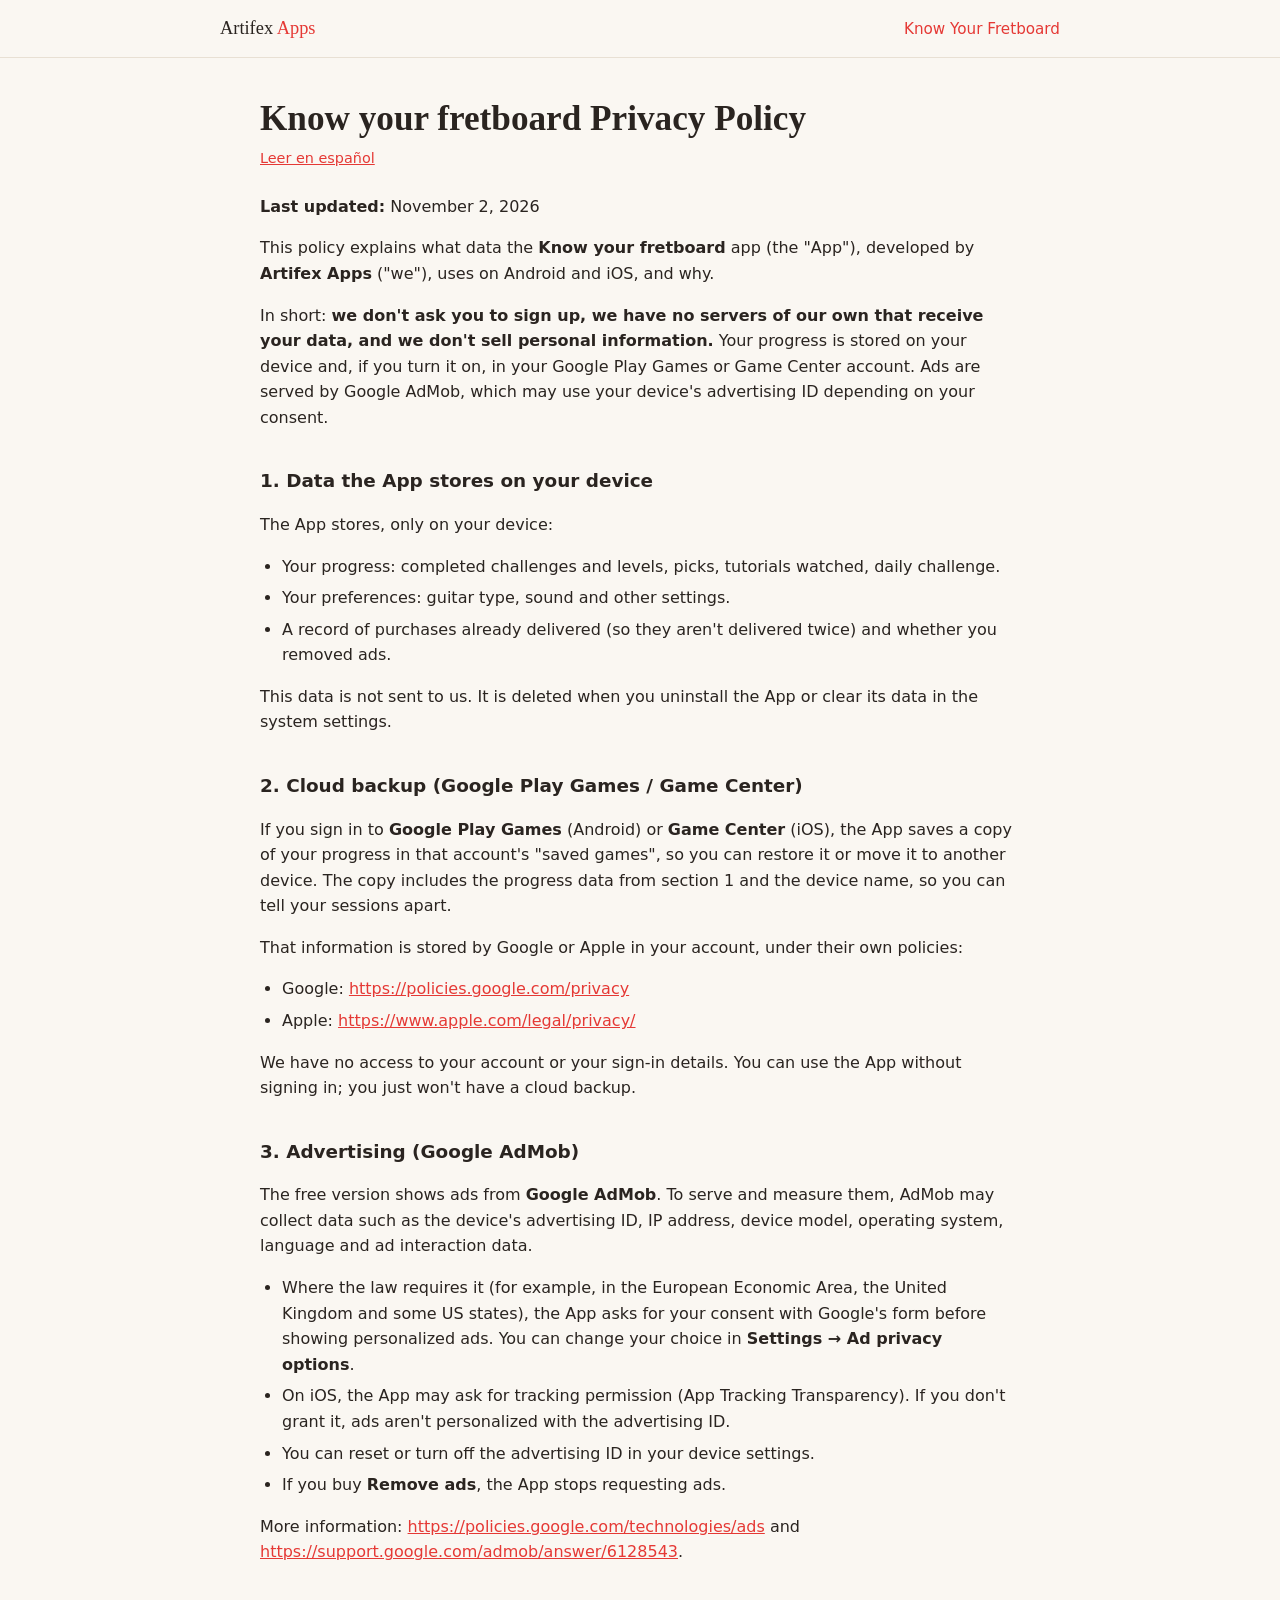
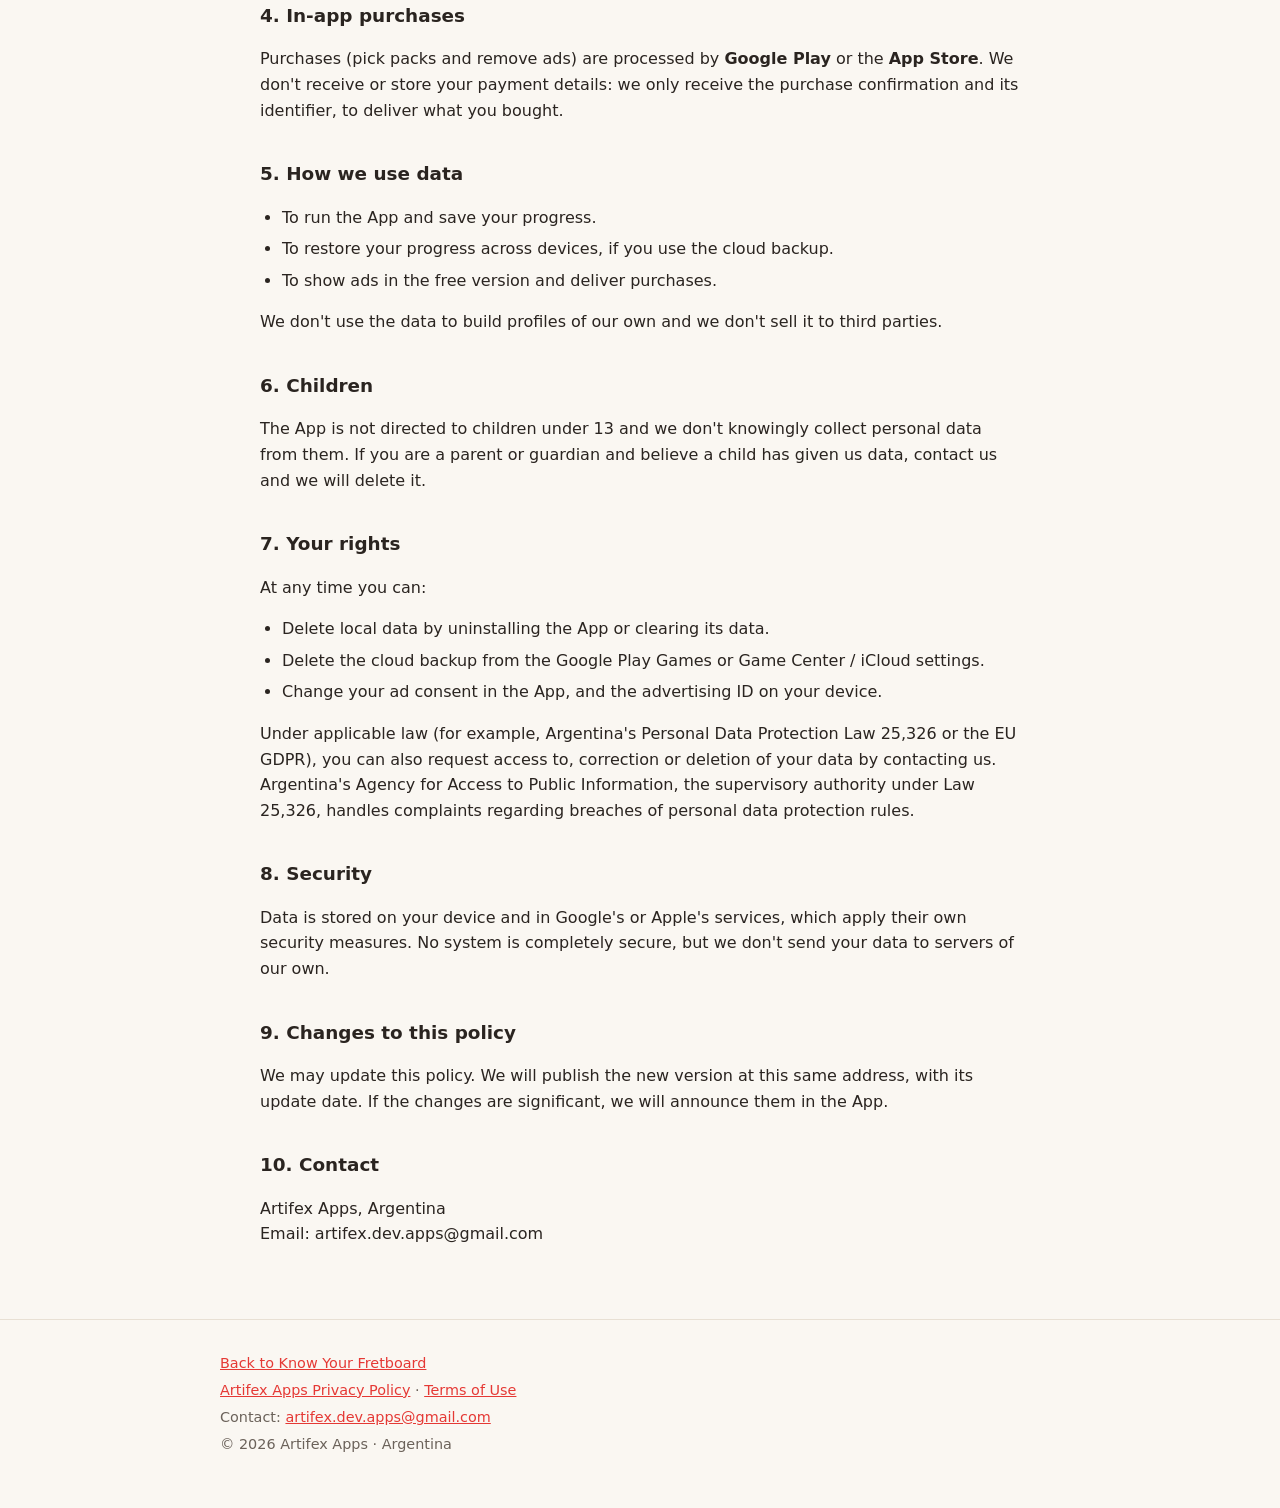
<file: know-your-fretboard/privacy.html>
<!doctype html>
<html lang="en">
<head>
<meta charset="utf-8">
<meta name="viewport" content="width=device-width, initial-scale=1">
<title>Privacy Policy — Know Your Fretboard</title>
<meta name="description" content="Privacy Policy of Know Your Fretboard.">
<link rel="icon" href="assets/icon.png">
<link rel="stylesheet" href="../style.css">
</head>
<body class="kyf">
<header class="topbar">
  <div class="wrap">
    <a class="home-link" href="../">Artifex <span>Apps</span></a>
    <nav><a href="./">Know Your Fretboard</a></nav>
  </div>
</header>
<main class="wrap narrow doc">
<h1>Know your fretboard Privacy Policy</h1>
<p class="lang"><a href="privacidad.html">Leer en español</a></p>
<p><strong>Last updated:</strong> November 2, 2026</p>
<p>This policy explains what data the <strong>Know your fretboard</strong> app (the "App"), developed by <strong>Artifex Apps</strong> ("we"), uses on Android and iOS, and why.</p>
<p>In short: <strong>we don't ask you to sign up, we have no servers of our own that receive your data, and we don't sell personal information.</strong> Your progress is stored on your device and, if you turn it on, in your Google Play Games or Game Center account. Ads are served by Google AdMob, which may use your device's advertising ID depending on your consent.</p>
<h2>1. Data the App stores on your device</h2>
<p>The App stores, only on your device:</p>
<ul>
<li>Your progress: completed challenges and levels, picks, tutorials watched, daily challenge.</li>
<li>Your preferences: guitar type, sound and other settings.</li>
<li>A record of purchases already delivered (so they aren't delivered twice) and whether you removed ads.</li>
</ul>
<p>This data is not sent to us. It is deleted when you uninstall the App or clear its data in the system settings.</p>
<h2>2. Cloud backup (Google Play Games / Game Center)</h2>
<p>If you sign in to <strong>Google Play Games</strong> (Android) or <strong>Game Center</strong> (iOS), the App saves a copy of your progress in that account's "saved games", so you can restore it or move it to another device. The copy includes the progress data from section 1 and the device name, so you can tell your sessions apart.</p>
<p>That information is stored by Google or Apple in your account, under their own policies:</p>
<ul>
<li>Google: <a href="https://policies.google.com/privacy">https://policies.google.com/privacy</a></li>
<li>Apple: <a href="https://www.apple.com/legal/privacy/">https://www.apple.com/legal/privacy/</a></li>
</ul>
<p>We have no access to your account or your sign-in details. You can use the App without signing in; you just won't have a cloud backup.</p>
<h2>3. Advertising (Google AdMob)</h2>
<p>The free version shows ads from <strong>Google AdMob</strong>. To serve and measure them, AdMob may collect data such as the device's advertising ID, IP address, device model, operating system, language and ad interaction data.</p>
<ul>
<li>Where the law requires it (for example, in the European Economic Area, the United Kingdom and some US states), the App asks for your consent with Google's form before showing personalized ads. You can change your choice in <strong>Settings → Ad privacy options</strong>.</li>
<li>On iOS, the App may ask for tracking permission (App Tracking Transparency). If you don't grant it, ads aren't personalized with the advertising ID.</li>
<li>You can reset or turn off the advertising ID in your device settings.</li>
<li>If you buy <strong>Remove ads</strong>, the App stops requesting ads.</li>
</ul>
<p>More information: <a href="https://policies.google.com/technologies/ads">https://policies.google.com/technologies/ads</a> and <a href="https://support.google.com/admob/answer/6128543">https://support.google.com/admob/answer/6128543</a>.</p>
<h2>4. In-app purchases</h2>
<p>Purchases (pick packs and remove ads) are processed by <strong>Google Play</strong> or the <strong>App Store</strong>. We don't receive or store your payment details: we only receive the purchase confirmation and its identifier, to deliver what you bought.</p>
<h2>5. How we use data</h2>
<ul>
<li>To run the App and save your progress.</li>
<li>To restore your progress across devices, if you use the cloud backup.</li>
<li>To show ads in the free version and deliver purchases.</li>
</ul>
<p>We don't use the data to build profiles of our own and we don't sell it to third parties.</p>
<h2>6. Children</h2>
<p>The App is not directed to children under 13 and we don't knowingly collect personal data from them. If you are a parent or guardian and believe a child has given us data, contact us and we will delete it.</p>
<h2>7. Your rights</h2>
<p>At any time you can:</p>
<ul>
<li>Delete local data by uninstalling the App or clearing its data.</li>
<li>Delete the cloud backup from the Google Play Games or Game Center / iCloud settings.</li>
<li>Change your ad consent in the App, and the advertising ID on your device.</li>
</ul>
<p>Under applicable law (for example, Argentina's Personal Data Protection Law 25,326 or the EU GDPR), you can also request access to, correction or deletion of your data by contacting us. Argentina's Agency for Access to Public Information, the supervisory authority under Law 25,326, handles complaints regarding breaches of personal data protection rules.</p>
<h2>8. Security</h2>
<p>Data is stored on your device and in Google's or Apple's services, which apply their own security measures. No system is completely secure, but we don't send your data to servers of our own.</p>
<h2>9. Changes to this policy</h2>
<p>We may update this policy. We will publish the new version at this same address, with its update date. If the changes are significant, we will announce them in the App.</p>
<h2>10. Contact</h2>
<p>Artifex Apps, Argentina<br />
Email: artifex.dev.apps@gmail.com</p>
</main>
<footer>
  <div class="wrap">
    <p><a href="./">Back to Know Your Fretboard</a></p>
    <p><a href="../privacy.html">Artifex Apps Privacy Policy</a> · <a href="../terms.html">Terms of Use</a></p>
    <p>Contact: <a href="mailto:artifex.dev.apps@gmail.com">artifex.dev.apps@gmail.com</a></p>
    <p>© 2026 Artifex Apps · Argentina</p>
  </div>
</footer>
</body>
</html>
</file>
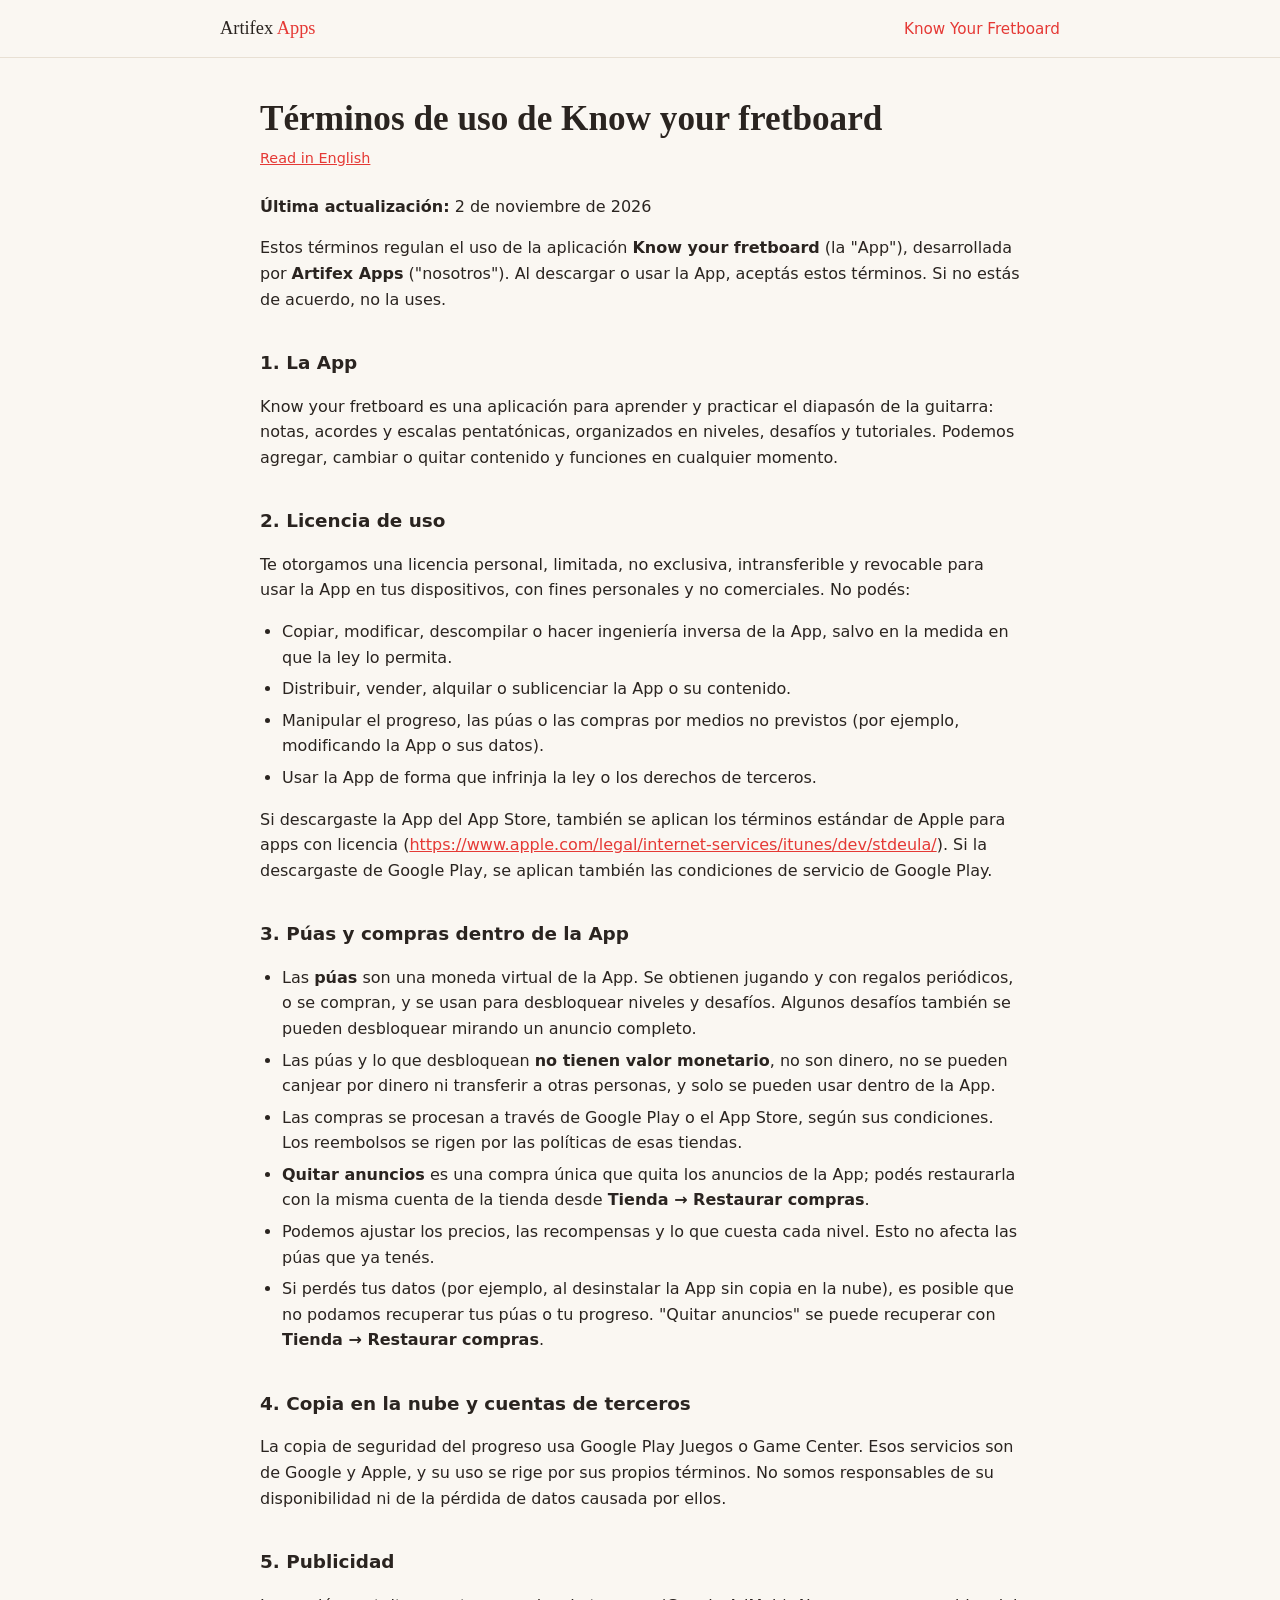
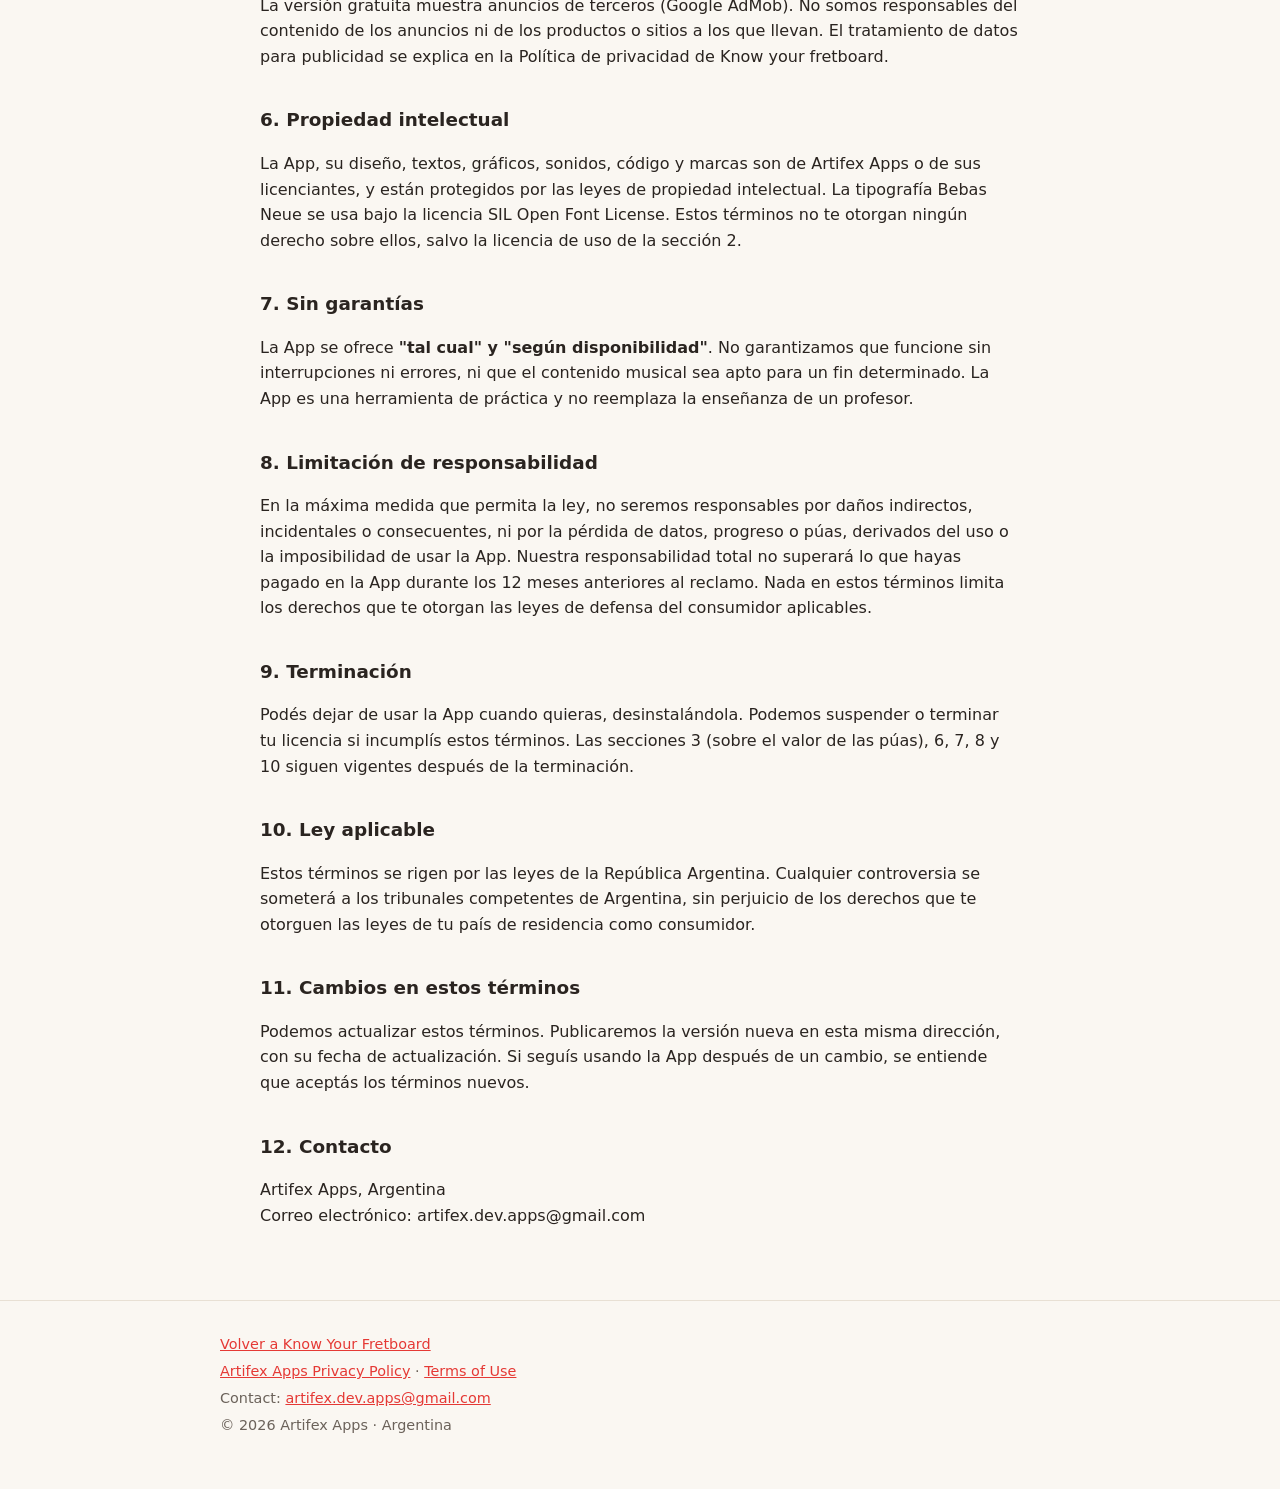
<file: know-your-fretboard/terminos.html>
<!doctype html>
<html lang="es">
<head>
<meta charset="utf-8">
<meta name="viewport" content="width=device-width, initial-scale=1">
<title>Términos de uso — Know Your Fretboard</title>
<meta name="description" content="Términos de uso of Know Your Fretboard.">
<link rel="icon" href="assets/icon.png">
<link rel="stylesheet" href="../style.css">
</head>
<body class="kyf">
<header class="topbar">
  <div class="wrap">
    <a class="home-link" href="../">Artifex <span>Apps</span></a>
    <nav><a href="./">Know Your Fretboard</a></nav>
  </div>
</header>
<main class="wrap narrow doc">
<h1>Términos de uso de Know your fretboard</h1>
<p class="lang"><a href="terms.html">Read in English</a></p>
<p><strong>Última actualización:</strong> 2 de noviembre de 2026</p>
<p>Estos términos regulan el uso de la aplicación <strong>Know your fretboard</strong> (la "App"), desarrollada por <strong>Artifex Apps</strong> ("nosotros"). Al descargar o usar la App, aceptás estos términos. Si no estás de acuerdo, no la uses.</p>
<h2>1. La App</h2>
<p>Know your fretboard es una aplicación para aprender y practicar el diapasón de la guitarra: notas, acordes y escalas pentatónicas, organizados en niveles, desafíos y tutoriales. Podemos agregar, cambiar o quitar contenido y funciones en cualquier momento.</p>
<h2>2. Licencia de uso</h2>
<p>Te otorgamos una licencia personal, limitada, no exclusiva, intransferible y revocable para usar la App en tus dispositivos, con fines personales y no comerciales. No podés:</p>
<ul>
<li>Copiar, modificar, descompilar o hacer ingeniería inversa de la App, salvo en la medida en que la ley lo permita.</li>
<li>Distribuir, vender, alquilar o sublicenciar la App o su contenido.</li>
<li>Manipular el progreso, las púas o las compras por medios no previstos (por ejemplo, modificando la App o sus datos).</li>
<li>Usar la App de forma que infrinja la ley o los derechos de terceros.</li>
</ul>
<p>Si descargaste la App del App Store, también se aplican los términos estándar de Apple para apps con licencia (<a href="https://www.apple.com/legal/internet-services/itunes/dev/stdeula/">https://www.apple.com/legal/internet-services/itunes/dev/stdeula/</a>). Si la descargaste de Google Play, se aplican también las condiciones de servicio de Google Play.</p>
<h2>3. Púas y compras dentro de la App</h2>
<ul>
<li>Las <strong>púas</strong> son una moneda virtual de la App. Se obtienen jugando y con regalos periódicos, o se compran, y se usan para desbloquear niveles y desafíos. Algunos desafíos también se pueden desbloquear mirando un anuncio completo.</li>
<li>Las púas y lo que desbloquean <strong>no tienen valor monetario</strong>, no son dinero, no se pueden canjear por dinero ni transferir a otras personas, y solo se pueden usar dentro de la App.</li>
<li>Las compras se procesan a través de Google Play o el App Store, según sus condiciones. Los reembolsos se rigen por las políticas de esas tiendas.</li>
<li><strong>Quitar anuncios</strong> es una compra única que quita los anuncios de la App; podés restaurarla con la misma cuenta de la tienda desde <strong>Tienda → Restaurar compras</strong>.</li>
<li>Podemos ajustar los precios, las recompensas y lo que cuesta cada nivel. Esto no afecta las púas que ya tenés.</li>
<li>Si perdés tus datos (por ejemplo, al desinstalar la App sin copia en la nube), es posible que no podamos recuperar tus púas o tu progreso. "Quitar anuncios" se puede recuperar con <strong>Tienda → Restaurar compras</strong>.</li>
</ul>
<h2>4. Copia en la nube y cuentas de terceros</h2>
<p>La copia de seguridad del progreso usa Google Play Juegos o Game Center. Esos servicios son de Google y Apple, y su uso se rige por sus propios términos. No somos responsables de su disponibilidad ni de la pérdida de datos causada por ellos.</p>
<h2>5. Publicidad</h2>
<p>La versión gratuita muestra anuncios de terceros (Google AdMob). No somos responsables del contenido de los anuncios ni de los productos o sitios a los que llevan. El tratamiento de datos para publicidad se explica en la Política de privacidad de Know your fretboard.</p>
<h2>6. Propiedad intelectual</h2>
<p>La App, su diseño, textos, gráficos, sonidos, código y marcas son de Artifex Apps o de sus licenciantes, y están protegidos por las leyes de propiedad intelectual. La tipografía Bebas Neue se usa bajo la licencia SIL Open Font License. Estos términos no te otorgan ningún derecho sobre ellos, salvo la licencia de uso de la sección 2.</p>
<h2>7. Sin garantías</h2>
<p>La App se ofrece <strong>"tal cual" y "según disponibilidad"</strong>. No garantizamos que funcione sin interrupciones ni errores, ni que el contenido musical sea apto para un fin determinado. La App es una herramienta de práctica y no reemplaza la enseñanza de un profesor.</p>
<h2>8. Limitación de responsabilidad</h2>
<p>En la máxima medida que permita la ley, no seremos responsables por daños indirectos, incidentales o consecuentes, ni por la pérdida de datos, progreso o púas, derivados del uso o la imposibilidad de usar la App. Nuestra responsabilidad total no superará lo que hayas pagado en la App durante los 12 meses anteriores al reclamo. Nada en estos términos limita los derechos que te otorgan las leyes de defensa del consumidor aplicables.</p>
<h2>9. Terminación</h2>
<p>Podés dejar de usar la App cuando quieras, desinstalándola. Podemos suspender o terminar tu licencia si incumplís estos términos. Las secciones 3 (sobre el valor de las púas), 6, 7, 8 y 10 siguen vigentes después de la terminación.</p>
<h2>10. Ley aplicable</h2>
<p>Estos términos se rigen por las leyes de la República Argentina. Cualquier controversia se someterá a los tribunales competentes de Argentina, sin perjuicio de los derechos que te otorguen las leyes de tu país de residencia como consumidor.</p>
<h2>11. Cambios en estos términos</h2>
<p>Podemos actualizar estos términos. Publicaremos la versión nueva en esta misma dirección, con su fecha de actualización. Si seguís usando la App después de un cambio, se entiende que aceptás los términos nuevos.</p>
<h2>12. Contacto</h2>
<p>Artifex Apps, Argentina<br />
Correo electrónico: artifex.dev.apps@gmail.com</p>
</main>
<footer>
  <div class="wrap">
    <p><a href="./">Volver a Know Your Fretboard</a></p>
    <p><a href="../privacy.html">Artifex Apps Privacy Policy</a> · <a href="../terms.html">Terms of Use</a></p>
    <p>Contact: <a href="mailto:artifex.dev.apps@gmail.com">artifex.dev.apps@gmail.com</a></p>
    <p>© 2026 Artifex Apps · Argentina</p>
  </div>
</footer>
</body>
</html>
</file>
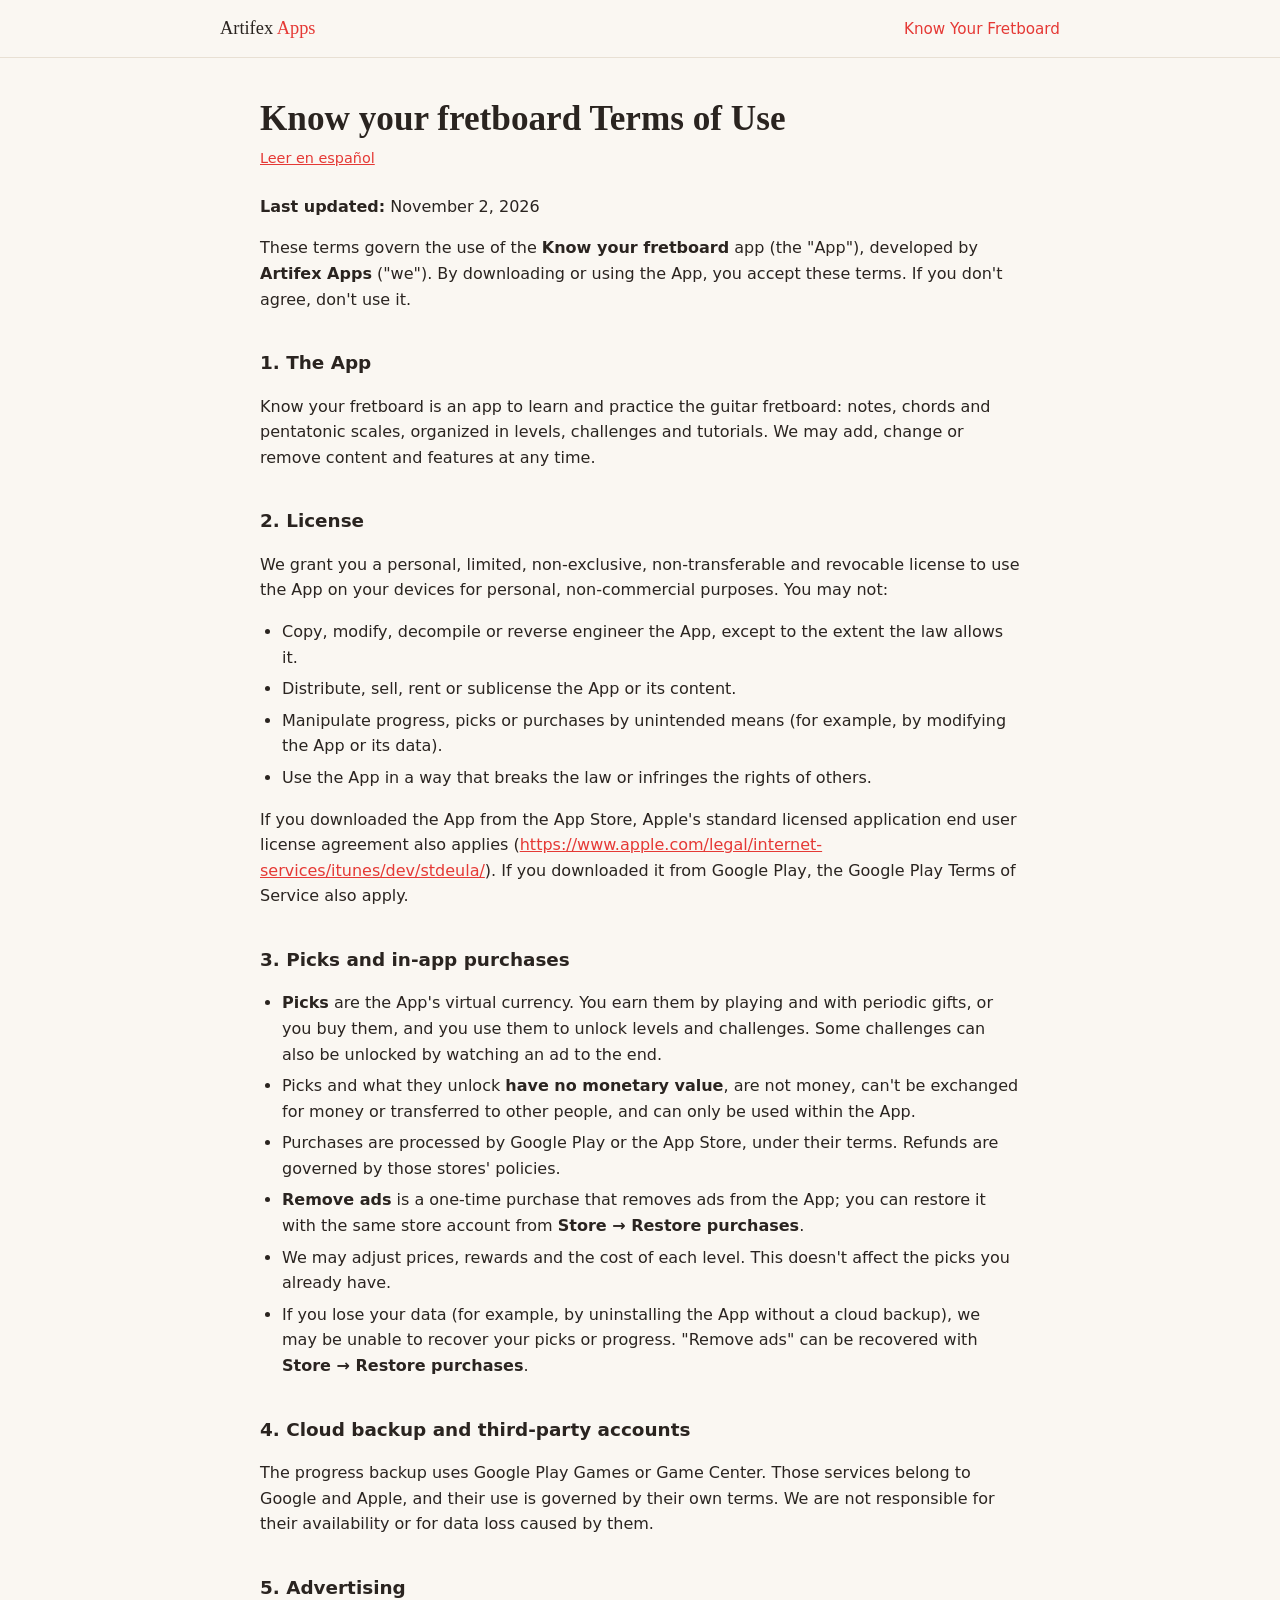
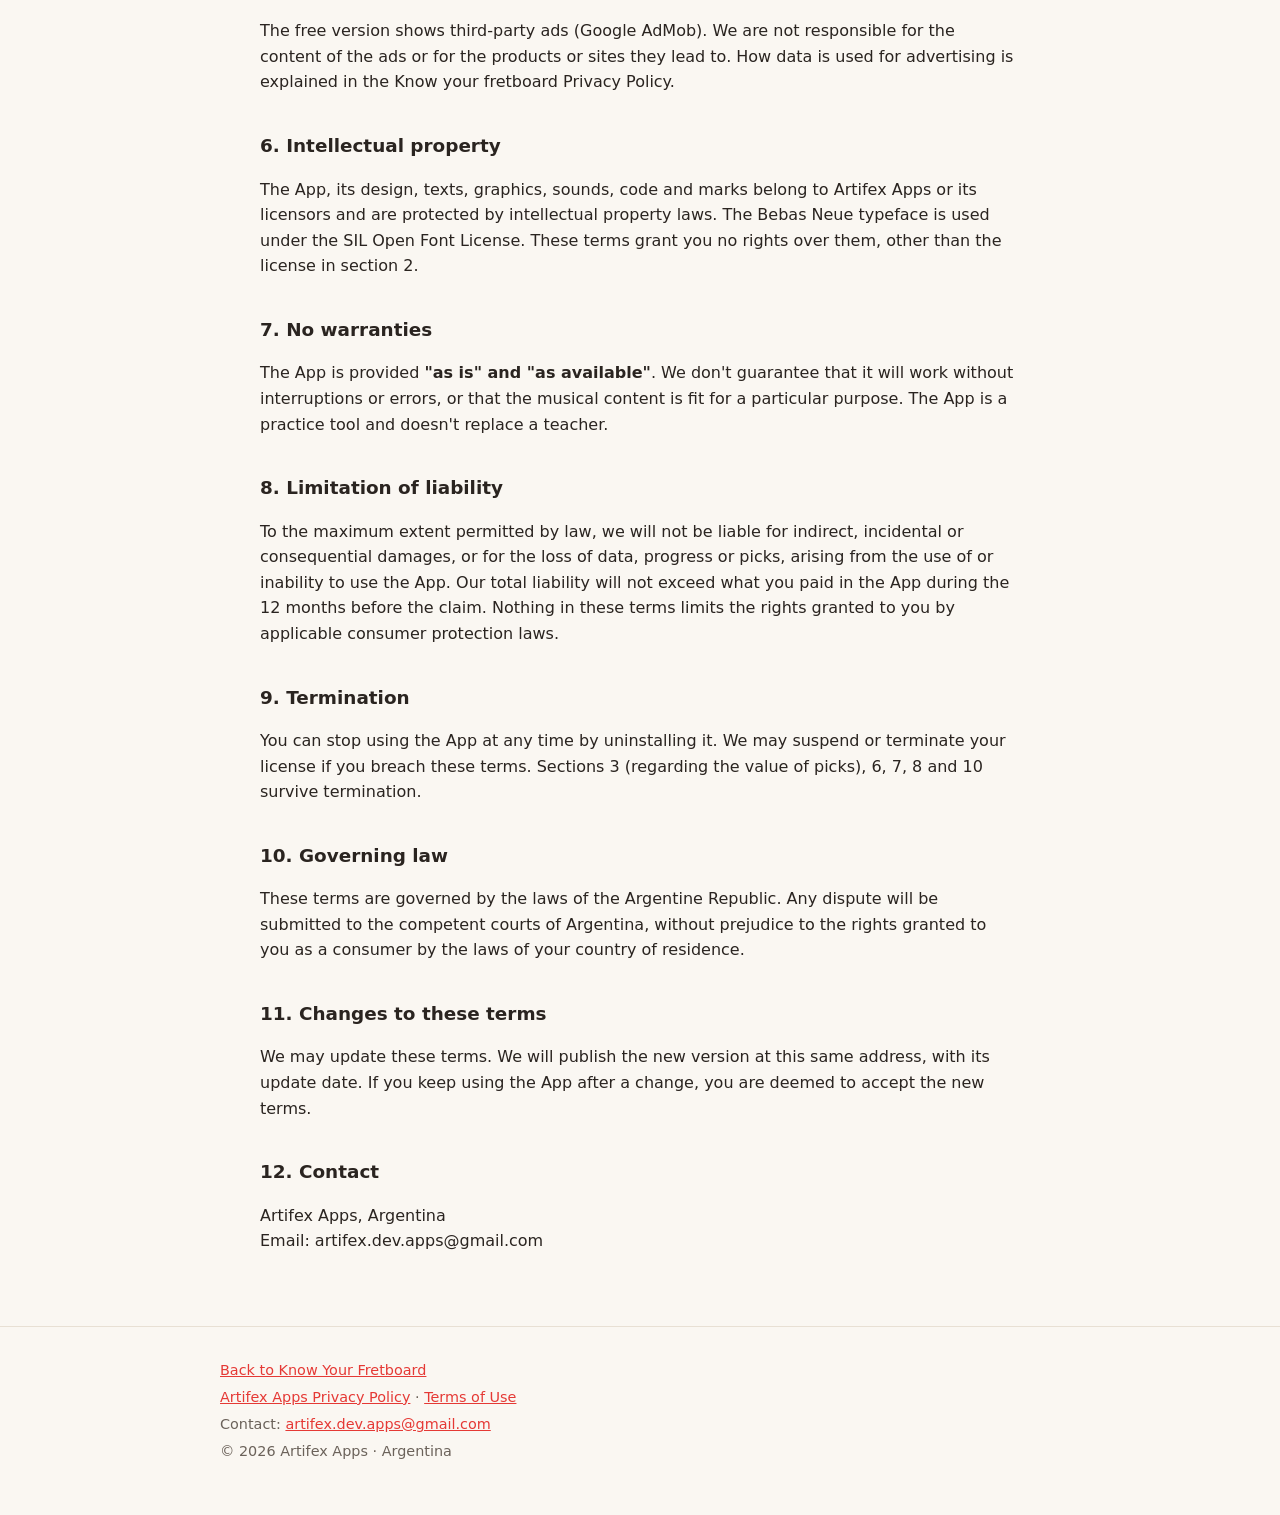
<file: know-your-fretboard/terms.html>
<!doctype html>
<html lang="en">
<head>
<meta charset="utf-8">
<meta name="viewport" content="width=device-width, initial-scale=1">
<title>Terms of Use — Know Your Fretboard</title>
<meta name="description" content="Terms of Use of Know Your Fretboard.">
<link rel="icon" href="assets/icon.png">
<link rel="stylesheet" href="../style.css">
</head>
<body class="kyf">
<header class="topbar">
  <div class="wrap">
    <a class="home-link" href="../">Artifex <span>Apps</span></a>
    <nav><a href="./">Know Your Fretboard</a></nav>
  </div>
</header>
<main class="wrap narrow doc">
<h1>Know your fretboard Terms of Use</h1>
<p class="lang"><a href="terminos.html">Leer en español</a></p>
<p><strong>Last updated:</strong> November 2, 2026</p>
<p>These terms govern the use of the <strong>Know your fretboard</strong> app (the "App"), developed by <strong>Artifex Apps</strong> ("we"). By downloading or using the App, you accept these terms. If you don't agree, don't use it.</p>
<h2>1. The App</h2>
<p>Know your fretboard is an app to learn and practice the guitar fretboard: notes, chords and pentatonic scales, organized in levels, challenges and tutorials. We may add, change or remove content and features at any time.</p>
<h2>2. License</h2>
<p>We grant you a personal, limited, non-exclusive, non-transferable and revocable license to use the App on your devices for personal, non-commercial purposes. You may not:</p>
<ul>
<li>Copy, modify, decompile or reverse engineer the App, except to the extent the law allows it.</li>
<li>Distribute, sell, rent or sublicense the App or its content.</li>
<li>Manipulate progress, picks or purchases by unintended means (for example, by modifying the App or its data).</li>
<li>Use the App in a way that breaks the law or infringes the rights of others.</li>
</ul>
<p>If you downloaded the App from the App Store, Apple's standard licensed application end user license agreement also applies (<a href="https://www.apple.com/legal/internet-services/itunes/dev/stdeula/">https://www.apple.com/legal/internet-services/itunes/dev/stdeula/</a>). If you downloaded it from Google Play, the Google Play Terms of Service also apply.</p>
<h2>3. Picks and in-app purchases</h2>
<ul>
<li><strong>Picks</strong> are the App's virtual currency. You earn them by playing and with periodic gifts, or you buy them, and you use them to unlock levels and challenges. Some challenges can also be unlocked by watching an ad to the end.</li>
<li>Picks and what they unlock <strong>have no monetary value</strong>, are not money, can't be exchanged for money or transferred to other people, and can only be used within the App.</li>
<li>Purchases are processed by Google Play or the App Store, under their terms. Refunds are governed by those stores' policies.</li>
<li><strong>Remove ads</strong> is a one-time purchase that removes ads from the App; you can restore it with the same store account from <strong>Store → Restore purchases</strong>.</li>
<li>We may adjust prices, rewards and the cost of each level. This doesn't affect the picks you already have.</li>
<li>If you lose your data (for example, by uninstalling the App without a cloud backup), we may be unable to recover your picks or progress. "Remove ads" can be recovered with <strong>Store → Restore purchases</strong>.</li>
</ul>
<h2>4. Cloud backup and third-party accounts</h2>
<p>The progress backup uses Google Play Games or Game Center. Those services belong to Google and Apple, and their use is governed by their own terms. We are not responsible for their availability or for data loss caused by them.</p>
<h2>5. Advertising</h2>
<p>The free version shows third-party ads (Google AdMob). We are not responsible for the content of the ads or for the products or sites they lead to. How data is used for advertising is explained in the Know your fretboard Privacy Policy.</p>
<h2>6. Intellectual property</h2>
<p>The App, its design, texts, graphics, sounds, code and marks belong to Artifex Apps or its licensors and are protected by intellectual property laws. The Bebas Neue typeface is used under the SIL Open Font License. These terms grant you no rights over them, other than the license in section 2.</p>
<h2>7. No warranties</h2>
<p>The App is provided <strong>"as is" and "as available"</strong>. We don't guarantee that it will work without interruptions or errors, or that the musical content is fit for a particular purpose. The App is a practice tool and doesn't replace a teacher.</p>
<h2>8. Limitation of liability</h2>
<p>To the maximum extent permitted by law, we will not be liable for indirect, incidental or consequential damages, or for the loss of data, progress or picks, arising from the use of or inability to use the App. Our total liability will not exceed what you paid in the App during the 12 months before the claim. Nothing in these terms limits the rights granted to you by applicable consumer protection laws.</p>
<h2>9. Termination</h2>
<p>You can stop using the App at any time by uninstalling it. We may suspend or terminate your license if you breach these terms. Sections 3 (regarding the value of picks), 6, 7, 8 and 10 survive termination.</p>
<h2>10. Governing law</h2>
<p>These terms are governed by the laws of the Argentine Republic. Any dispute will be submitted to the competent courts of Argentina, without prejudice to the rights granted to you as a consumer by the laws of your country of residence.</p>
<h2>11. Changes to these terms</h2>
<p>We may update these terms. We will publish the new version at this same address, with its update date. If you keep using the App after a change, you are deemed to accept the new terms.</p>
<h2>12. Contact</h2>
<p>Artifex Apps, Argentina<br />
Email: artifex.dev.apps@gmail.com</p>
</main>
<footer>
  <div class="wrap">
    <p><a href="./">Back to Know Your Fretboard</a></p>
    <p><a href="../privacy.html">Artifex Apps Privacy Policy</a> · <a href="../terms.html">Terms of Use</a></p>
    <p>Contact: <a href="mailto:artifex.dev.apps@gmail.com">artifex.dev.apps@gmail.com</a></p>
    <p>© 2026 Artifex Apps · Argentina</p>
  </div>
</footer>
</body>
</html>
</file>
<file: style.css>
/* Shared styles for artifexapps.github.io. Each app page sets its own --accent. */
:root {
  --bg: #faf7f2;
  --surface: #ffffff;
  --text: #2a2420;
  --muted: #6b625a;
  --accent: #a8742a;
  --accent-dark: #7d5519;
  --border: #e8e0d4;
  --sans: system-ui, -apple-system, "Segoe UI", Roboto, sans-serif;
  --serif: Georgia, "Times New Roman", serif;
}
@media (prefers-color-scheme: dark) {
  :root {
    --bg: #1a1614;
    --surface: #241f1c;
    --text: #f1ebe3;
    --muted: #b0a59a;
    --accent: #d4a050;
    --accent-dark: #e8b868;
    --border: #3a332e;
  }
}
.kyf { --accent: #e53935; --accent-dark: #b71c1c; }
.ell { --accent: #3b78f0; --accent-dark: #2457c4; }
@media (prefers-color-scheme: dark) {
  .kyf { --accent: #ff5a52; --accent-dark: #ff8a80; }
  .ell { --accent: #6aa0ff; --accent-dark: #9cc0ff; }
}

* { box-sizing: border-box; }
html { -webkit-text-size-adjust: 100%; }
body {
  margin: 0;
  background: var(--bg);
  color: var(--text);
  font-family: var(--sans);
  line-height: 1.6;
}
img { max-width: 100%; height: auto; display: block; }
a { color: var(--accent); }
.wrap { max-width: 880px; margin: 0 auto; padding: 0 20px; }
.narrow { max-width: 760px; }

/* Top bar */
.topbar { border-bottom: 1px solid var(--border); }
.topbar .wrap { display: flex; align-items: center; justify-content: space-between; gap: 16px; padding-top: 14px; padding-bottom: 14px; }
.topbar a { text-decoration: none; }
.home-link { font-family: var(--serif); font-size: 1.15rem; color: var(--text); }
.home-link span { color: var(--accent); }
.topbar nav { display: flex; gap: 18px; font-size: 0.95rem; }

/* Home header */
.hero-home { padding: 72px 0 48px; }
.brand { font-family: var(--serif); font-size: clamp(2.2rem, 7vw, 3.2rem); letter-spacing: 0.01em; margin: 0; line-height: 1.1; }
.brand span { color: var(--accent); }
.tagline { color: var(--muted); font-family: var(--serif); font-style: italic; margin: 10px 0 0; }

.section-title {
  font-size: 0.8rem; text-transform: uppercase; letter-spacing: 0.14em;
  color: var(--muted); margin: 0 0 18px; font-weight: 600;
}

/* App cards on the home page */
.apps { display: grid; grid-template-columns: repeat(auto-fit, minmax(300px, 1fr)); gap: 22px; }
.app-card {
  display: flex; flex-direction: column;
  background: var(--surface); border: 1px solid var(--border); border-radius: 18px; overflow: hidden;
  text-decoration: none; color: inherit;
  transition: transform 0.15s ease, box-shadow 0.15s ease;
}
.app-card:hover { transform: translateY(-2px); box-shadow: 0 10px 30px rgba(0, 0, 0, 0.12); }
.app-card .banner { aspect-ratio: 1024 / 500; background: #111318; object-fit: cover; width: 100%; }
.app-card .body { padding: 22px 24px 24px; display: flex; flex-direction: column; gap: 10px; flex: 1; }
.app-card h3 { margin: 0; font-size: 1.35rem; }
.app-card p { margin: 0; color: var(--muted); }
.app-card .more { margin-top: auto; padding-top: 6px; font-weight: 600; color: var(--accent); }
.badge {
  display: inline-block; font-size: 0.75rem; font-weight: 600; letter-spacing: 0.04em;
  padding: 2px 10px; border-radius: 999px; border: 1px solid var(--border); color: var(--muted);
  align-self: flex-start;
}

.about { margin: 56px 0 0; color: var(--muted); max-width: 640px; }

/* App page hero */
.app-hero { padding: 56px 0 36px; display: flex; gap: 28px; align-items: center; flex-wrap: wrap; }
.app-hero .icon { width: 112px; height: 112px; border-radius: 26px; box-shadow: 0 8px 24px rgba(0, 0, 0, 0.18); flex: none; }
.app-hero h1 { margin: 0; font-size: clamp(2rem, 6vw, 2.8rem); line-height: 1.1; }
.app-hero p { margin: 8px 0 18px; color: var(--muted); font-size: 1.1rem; max-width: 520px; }
.btn {
  display: inline-block; background: var(--accent); color: #fff; text-decoration: none;
  font-weight: 600; padding: 11px 20px; border-radius: 10px;
}
.btn:hover { background: var(--accent-dark); }
.btn.disabled { background: var(--border); color: var(--muted); cursor: default; }

/* Screenshots strip */
.shots { display: grid; grid-template-columns: repeat(4, 1fr); gap: 14px; margin: 8px 0 44px; }
.shots img { border-radius: 14px; border: 1px solid var(--border); }
@media (max-width: 640px) {
  .shots { grid-template-columns: repeat(4, 62%); overflow-x: auto; scroll-snap-type: x mandatory; padding-bottom: 8px; }
  .shots img { scroll-snap-align: start; }
}

/* Feature list */
.features { display: grid; grid-template-columns: repeat(auto-fit, minmax(240px, 1fr)); gap: 16px; margin: 0 0 44px; }
.feature { background: var(--surface); border: 1px solid var(--border); border-radius: 14px; padding: 18px 20px; }
.feature h3 { margin: 0 0 6px; font-size: 1.05rem; }
.feature p { margin: 0; color: var(--muted); font-size: 0.95rem; }

.legal-links { display: flex; flex-wrap: wrap; gap: 12px 24px; margin: 8px 0 48px; }

/* Legal documents */
.doc { padding: 40px 0 56px; }
.doc h1 { font-family: var(--serif); font-size: clamp(1.8rem, 5vw, 2.2rem); margin: 0 0 6px; line-height: 1.2; }
.doc h2 { font-size: 1.15rem; margin: 36px 0 8px; }
.doc ul { padding-left: 22px; }
.doc li { margin-bottom: 6px; }
.doc a { overflow-wrap: anywhere; }
.lang { font-size: 0.9rem; color: var(--muted); margin: 0 0 24px; }

footer { border-top: 1px solid var(--border); padding: 28px 0 48px; font-size: 0.9rem; color: var(--muted); }
footer p { margin: 4px 0; }

/* Tables in legal documents */
.doc table { width: 100%; border-collapse: collapse; margin: 16px 0; font-size: 0.95rem; display: block; overflow-x: auto; }
.doc th, .doc td { border: 1px solid var(--border); padding: 8px 12px; text-align: left; vertical-align: top; }
.doc th { background: var(--surface); }
</file>
